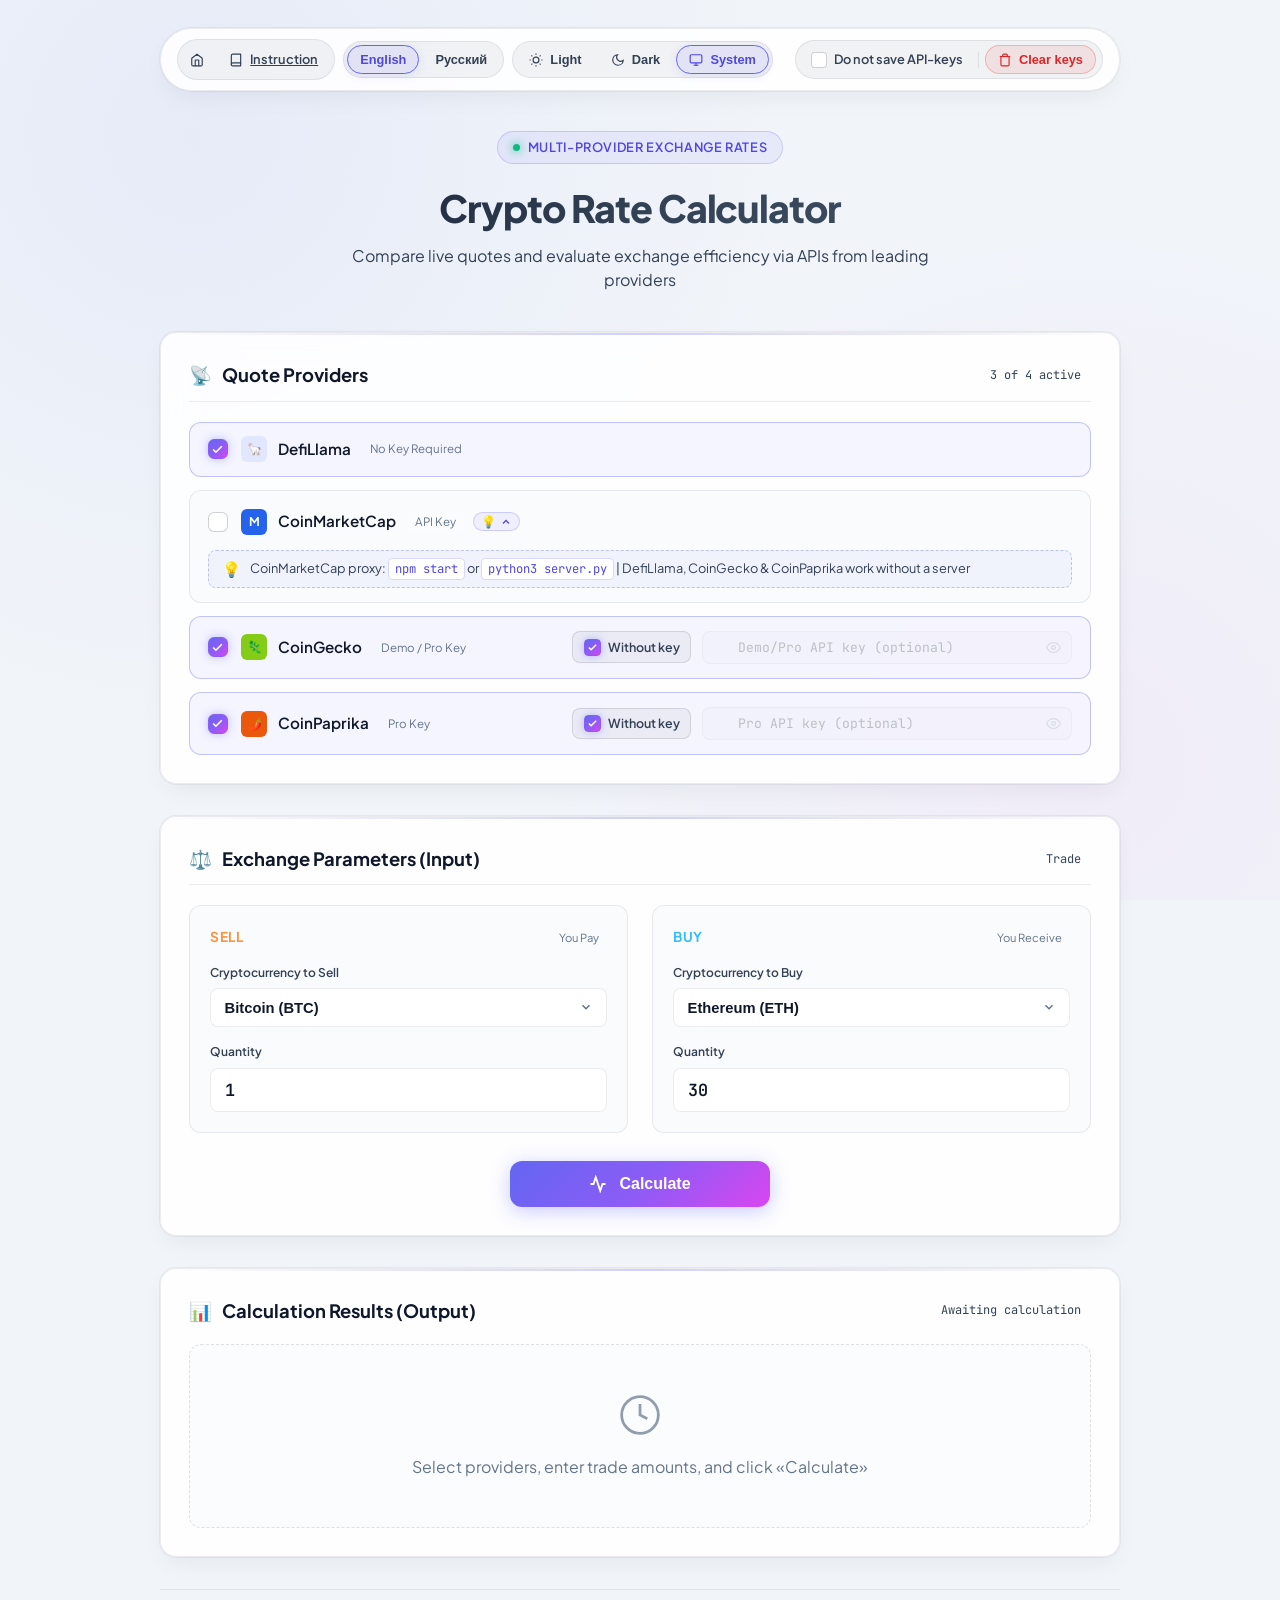
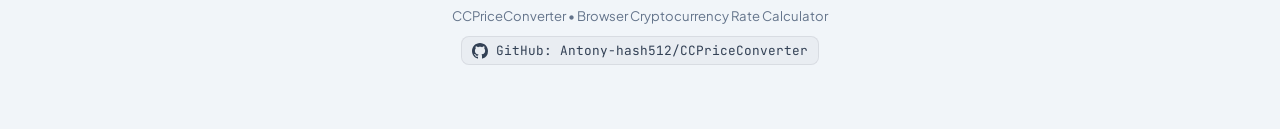
<file: CCPriceConverter/index.html>
<!DOCTYPE html>
<html lang="en" data-theme="dark">
<head>
  <meta charset="UTF-8">
  <meta name="viewport" content="width=device-width, initial-scale=1.0">
  <title data-i18n="pageTitle">Cryptocurrency Rate Calculator | CCPriceConverter</title>
  <meta name="description" content="Browser cryptocurrency rate and volume calculator from DefiLlama, CoinMarketCap, CoinGecko, and CoinPaprika" data-i18n="pageDesc">
  
  <!-- Google Fonts -->
  <link rel="preconnect" href="https://fonts.googleapis.com">
  <link rel="preconnect" href="https://fonts.gstatic.com" crossorigin>
  <link href="https://fonts.googleapis.com/css2?family=JetBrains+Mono:wght@400;500;600;700;800&family=Plus+Jakarta+Sans:wght@400;500;600;700;800&display=swap" rel="stylesheet">
  
  <link rel="stylesheet" href="css/style.css">
</head>
<body>
  <div class="app-container">
    
    <!-- Top Controls Bar: Preferences & Security -->
    <aside class="top-controls-bar" id="top-controls-bar" aria-label="Page preferences and security">
      <div class="top-controls-main">
        <!-- Site Navigation Links -->
        <div class="controls-group" id="nav-links-group" role="navigation" aria-label="Site navigation">
          <a href="../index.html" class="ctrl-btn icon-only-btn" id="btn-nav-home" title="Return to main portfolio" data-i18n-title="navHomeTitle">
            <svg class="ctrl-icon" viewBox="0 0 24 24" fill="none" stroke="currentColor" stroke-width="2" stroke-linecap="round" stroke-linejoin="round">
              <path d="M3 9l9-7 9 7v11a2 2 0 0 1-2 2H5a2 2 0 0 1-2-2z"></path>
              <polyline points="9 22 9 12 15 12 15 22"></polyline>
            </svg>
          </a>
          <a href="instructions.html" class="ctrl-btn" id="btn-nav-instructions" title="User guide and documentation" data-i18n-title="navInstructionsTitle">
            <svg class="ctrl-icon" viewBox="0 0 24 24" fill="none" stroke="currentColor" stroke-width="2" stroke-linecap="round" stroke-linejoin="round">
              <path d="M4 19.5A2.5 2.5 0 0 1 6.5 17H20"></path>
              <path d="M6.5 2H20v20H6.5A2.5 2.5 0 0 1 4 19.5v-15A2.5 2.5 0 0 1 6.5 2z"></path>
            </svg>
            <span data-i18n="navInstructions">Instruction</span>
          </a>
        </div>

        <!-- Language Switcher: Russian / English (Default: English) -->
        <div class="controls-group" id="lang-switch-group" role="group" aria-label="Language selection">
          <button type="button" class="ctrl-btn lang-btn active" data-lang="en" id="btn-lang-en" aria-pressed="true">
            <span>English</span>
          </button>
          <button type="button" class="ctrl-btn lang-btn" data-lang="ru" id="btn-lang-ru" aria-pressed="false">
            <span>Русский</span>
          </button>
        </div>

        <!-- Theme Switcher: Light, Dark, System (Default: System) -->
        <div class="controls-group" id="theme-switch-group" role="group" aria-label="Theme selection">
          <button type="button" class="ctrl-btn theme-btn" data-theme="light" id="btn-theme-light" title="Light theme" aria-pressed="false">
            <svg class="ctrl-icon" viewBox="0 0 24 24" fill="none" stroke="currentColor" stroke-width="2">
              <circle cx="12" cy="12" r="5"></circle>
              <line x1="12" y1="1" x2="12" y2="3"></line>
              <line x1="12" y1="21" x2="12" y2="23"></line>
              <line x1="4.22" y1="4.22" x2="5.64" y2="5.64"></line>
              <line x1="18.36" y1="18.36" x2="19.78" y2="19.78"></line>
              <line x1="1" y1="12" x2="3" y2="12"></line>
              <line x1="21" y1="12" x2="23" y2="12"></line>
              <line x1="4.22" y1="19.78" x2="5.64" y2="18.36"></line>
              <line x1="18.36" y1="5.64" x2="19.78" y2="4.22"></line>
            </svg>
            <span class="theme-label" data-i18n="themeLight">Light</span>
          </button>
          <button type="button" class="ctrl-btn theme-btn" data-theme="dark" id="btn-theme-dark" title="Dark theme" aria-pressed="false">
            <svg class="ctrl-icon" viewBox="0 0 24 24" fill="none" stroke="currentColor" stroke-width="2">
              <path d="M21 12.79A9 9 0 1 1 11.21 3 7 7 0 0 0 21 12.79z"></path>
            </svg>
            <span class="theme-label" data-i18n="themeDark">Dark</span>
          </button>
          <button type="button" class="ctrl-btn theme-btn active" data-theme="system" id="btn-theme-system" title="System theme" aria-pressed="true">
            <svg class="ctrl-icon" viewBox="0 0 24 24" fill="none" stroke="currentColor" stroke-width="2">
              <rect x="2" y="3" width="20" height="14" rx="2" ry="2"></rect>
              <line x1="8" y1="21" x2="16" y2="21"></line>
              <line x1="12" y1="17" x2="12" y2="21"></line>
            </svg>
            <span class="theme-label" data-i18n="themeSystem">System</span>
          </button>
        </div>
      </div>

      <div class="top-controls-extra">
        <!-- API Keys Security Controls -->
        <div class="controls-group storage-controls-group" id="storage-controls-group" role="group" aria-label="API key storage controls">
          <label class="ctrl-checkbox-label" for="checkbox-dont-save-keys" title="Prevent saving API keys to browser localStorage" data-i18n-title="dontSaveKeysTooltip">
            <span class="custom-checkbox mini">
              <input type="checkbox" id="checkbox-dont-save-keys">
              <span class="checkbox-visual">
                <svg viewBox="0 0 24 24" fill="none" stroke="currentColor">
                  <polyline points="20 6 9 17 4 12"></polyline>
                </svg>
              </span>
            </span>
            <span class="ctrl-checkbox-text" data-i18n="dontSaveKeys">Do not save keys</span>
          </label>

          <span class="ctrl-group-divider" aria-hidden="true"></span>

          <button type="button" class="ctrl-btn clear-keys-btn" id="btn-clear-saved-keys" title="Clear saved API keys from localStorage" data-i18n-title="clearKeysTooltip">
            <svg class="ctrl-icon" viewBox="0 0 24 24" fill="none" stroke="currentColor" stroke-width="2">
              <polyline points="3 6 5 6 21 6"></polyline>
              <path d="M19 6v14a2 2 0 0 1-2 2H7a2 2 0 0 1-2-2V6m3 0V4a2 2 0 0 1 2-2h4a2 2 0 0 1 2 2v2"></path>
            </svg>
            <span data-i18n="clearSavedKeys">Clear keys</span>
          </button>
        </div>
      </div>
    </aside>

    <!-- Header -->
    <header class="app-header">
      <div class="brand-badge">
        <span class="pulse-dot"></span>
        <span data-i18n="brandBadge">Multi-Provider Exchange Rates</span>
      </div>
      <h1 class="app-title" data-i18n="appTitle">Crypto Rate Calculator</h1>
      <p class="app-subtitle" data-i18n="appSubtitle">
        Compare live quotes and evaluate exchange efficiency via APIs from leading providers
      </p>
    </header>

    <!-- Section 1: Providers -->
    <section class="card-section" id="section-providers">
      <div class="section-header">
        <h2 class="section-title">
          <span>📡</span>
          <span data-i18n="providersTitle">Quote Providers</span>
        </h2>
        <span class="section-badge" id="providers-count-badge">3 of 4 active</span>
      </div>

      <div class="providers-list" id="providers-list">
        <!-- DefiLlama (Checked by default, no API key) -->
        <div class="provider-row active" id="provider-row-defillama" data-provider-id="defillama">
          <label class="provider-label-wrap" for="checkbox-provider-defillama">
            <span class="custom-checkbox">
              <input type="checkbox" id="checkbox-provider-defillama" data-provider="defillama" checked>
              <span class="checkbox-visual">
                <svg viewBox="0 0 24 24" fill="none" stroke="currentColor">
                  <polyline points="20 6 9 17 4 12"></polyline>
                </svg>
              </span>
            </span>
            <div class="provider-info">
              <span class="provider-icon icon-llama">🦙</span>
              <span class="provider-name">DefiLlama</span>
              <span class="provider-tag" data-i18n="noKeyRequired">No Key Required</span>
            </div>
          </label>
          <div class="api-key-container" id="api-key-box-defillama">
            <!-- DefiLlama does not require a key -->
          </div>
        </div>

        <!-- CoinMarketCap -->
        <!-- CoinMarketCap -->
        <div class="provider-row hint-expanded" id="provider-row-coinmarketcap" data-provider-id="coinmarketcap">
          <div class="provider-row-main">
            <div class="provider-label-group">
              <label class="provider-label-wrap" for="checkbox-provider-coinmarketcap">
                <span class="custom-checkbox">
                  <input type="checkbox" id="checkbox-provider-coinmarketcap" data-provider="coinmarketcap">
                  <span class="checkbox-visual">
                    <svg viewBox="0 0 24 24" fill="none" stroke="currentColor">
                      <polyline points="20 6 9 17 4 12"></polyline>
                    </svg>
                  </span>
                </span>
                <div class="provider-info">
                  <span class="provider-icon icon-cmc">M</span>
                  <span class="provider-name">CoinMarketCap</span>
                  <span class="provider-tag" data-i18n="apiKeyTag">API Key</span>
                </div>
              </label>
              <!-- Кнопка разворачивания/сворачивания справа от надписи "API ключ" -->
              <button type="button" class="cmc-hint-toggle-badge" id="btn-toggle-cmc-hint" aria-expanded="true" title="Collapse hint" data-i18n-title="cmcCollapseTooltip">
                <span class="badge-icon">💡</span>
                <svg class="chevron-icon" viewBox="0 0 24 24" fill="none" stroke="currentColor" stroke-width="2.5">
                  <polyline points="18 15 12 9 6 15"></polyline>
                </svg>
              </button>
            </div>

            <div class="api-key-container" id="api-key-box-coinmarketcap">
              <div class="api-key-wrapper">
                <span class="key-status-indicator is-hidden" id="key-status-coinmarketcap" title="API key is saved in localStorage" data-i18n-title="keySavedDiskTooltip">
                  <span class="disk-emoji">💾</span>
                  <span class="strike-line" aria-hidden="true"></span>
                </span>
                <input 
                  type="password" 
                  id="input-key-coinmarketcap" 
                  class="api-key-input" 
                  placeholder="Enter CMC API key (X-CMC_PRO_API_KEY)" 
                  data-i18n-placeholder="cmcPlaceholder"
                  autocomplete="off"
                  spellcheck="false"
                >
                <button type="button" class="key-toggle-btn" data-target="input-key-coinmarketcap" title="Show/hide key" data-i18n-title="keyToggleTitle">
                  <svg width="15" height="15" viewBox="0 0 24 24" fill="none" stroke="currentColor" stroke-width="2">
                    <path d="M1 12s4-8 11-8 11 8 11 8-4 8-11 8-11-8-11-8z"></path>
                    <circle cx="12" cy="12" r="3"></circle>
                  </svg>
                </button>
              </div>
            </div>
          </div>

          <!-- Блок с текстом подсказки (развёрнут по умолчанию, полностью исчезает при сворачивании) -->
          <div class="provider-hint-bar" id="cmc-proxy-hint-bar">
            <span class="hint-icon">💡</span>
            <span class="hint-text" data-i18n-html="cmcProxyNoticeHtml">Run local proxy for CoinMarketCap: <code>npm start</code> or <code>python3 server.py</code> | See <a href="instructions.html" class="hint-link">Instructions</a></span>
          </div>
        </div>

        <!-- CoinGecko -->
        <div class="provider-row active" id="provider-row-coingecko" data-provider-id="coingecko">
          <label class="provider-label-wrap" for="checkbox-provider-coingecko">
            <span class="custom-checkbox">
              <input type="checkbox" id="checkbox-provider-coingecko" data-provider="coingecko" checked>
              <span class="checkbox-visual">
                <svg viewBox="0 0 24 24" fill="none" stroke="currentColor">
                  <polyline points="20 6 9 17 4 12"></polyline>
                </svg>
              </span>
            </span>
            <div class="provider-info">
              <span class="provider-icon icon-gecko">🦎</span>
              <span class="provider-name">CoinGecko</span>
              <span class="provider-tag" data-i18n="demoProKeyTag">Demo / Pro Key</span>
            </div>
          </label>
          <div class="api-key-container visible" id="api-key-box-coingecko">
            <label class="keyless-option-wrap" for="checkbox-keyless-coingecko" title="Send requests without API key (public free tier)" data-i18n-title="keylessTooltip">
              <span class="custom-checkbox custom-checkbox-sm">
                <input type="checkbox" id="checkbox-keyless-coingecko" data-keyless-provider="coingecko" checked>
                <span class="checkbox-visual">
                  <svg viewBox="0 0 24 24" fill="none" stroke="currentColor">
                    <polyline points="20 6 9 17 4 12"></polyline>
                  </svg>
                </span>
              </span>
              <span class="keyless-text" data-i18n="keylessCheckbox">Without key</span>
            </label>
            <div class="api-key-wrapper keyless-mode" id="api-key-wrapper-coingecko">
              <span class="key-status-indicator is-hidden" id="key-status-coingecko" title="API key is saved in localStorage" data-i18n-title="keySavedDiskTooltip">
                <span class="disk-emoji">💾</span>
                <span class="strike-line" aria-hidden="true"></span>
              </span>
              <input 
                type="password" 
                id="input-key-coingecko" 
                class="api-key-input" 
                placeholder="Demo/Pro API key" 
                data-i18n-placeholder="geckoPlaceholder"
                autocomplete="off"
                spellcheck="false"
                disabled
              >
              <button type="button" class="key-toggle-btn" data-target="input-key-coingecko" title="Show/hide key" data-i18n-title="keyToggleTitle">
                <svg width="15" height="15" viewBox="0 0 24 24" fill="none" stroke="currentColor" stroke-width="2">
                  <path d="M1 12s4-8 11-8 11 8 11 8-4 8-11 8-11-8-11-8z"></path>
                  <circle cx="12" cy="12" r="3"></circle>
                </svg>
              </button>
            </div>
          </div>
        </div>

        <!-- CoinPaprika -->
        <div class="provider-row active" id="provider-row-coinpaprika" data-provider-id="coinpaprika">
          <label class="provider-label-wrap" for="checkbox-provider-coinpaprika">
            <span class="custom-checkbox">
              <input type="checkbox" id="checkbox-provider-coinpaprika" data-provider="coinpaprika" checked>
              <span class="checkbox-visual">
                <svg viewBox="0 0 24 24" fill="none" stroke="currentColor">
                  <polyline points="20 6 9 17 4 12"></polyline>
                </svg>
              </span>
            </span>
            <div class="provider-info">
              <span class="provider-icon icon-paprika">🌶️</span>
              <span class="provider-name">CoinPaprika</span>
              <span class="provider-tag" data-i18n="proKeyTag">Pro Key</span>
            </div>
          </label>
          <div class="api-key-container visible" id="api-key-box-coinpaprika">
            <label class="keyless-option-wrap" for="checkbox-keyless-coinpaprika" title="Send requests without API key (public free tier)" data-i18n-title="keylessTooltip">
              <span class="custom-checkbox custom-checkbox-sm">
                <input type="checkbox" id="checkbox-keyless-coinpaprika" data-keyless-provider="coinpaprika" checked>
                <span class="checkbox-visual">
                  <svg viewBox="0 0 24 24" fill="none" stroke="currentColor">
                    <polyline points="20 6 9 17 4 12"></polyline>
                  </svg>
                </span>
              </span>
              <span class="keyless-text" data-i18n="keylessCheckbox">Without key</span>
            </label>
            <div class="api-key-wrapper keyless-mode" id="api-key-wrapper-coinpaprika">
              <span class="key-status-indicator is-hidden" id="key-status-coinpaprika" title="API key is saved in localStorage" data-i18n-title="keySavedDiskTooltip">
                <span class="disk-emoji">💾</span>
                <span class="strike-line" aria-hidden="true"></span>
              </span>
              <input 
                type="password" 
                id="input-key-coinpaprika" 
                class="api-key-input" 
                placeholder="Pro API key" 
                data-i18n-placeholder="paprikaPlaceholder"
                autocomplete="off"
                spellcheck="false"
                disabled
              >
              <button type="button" class="key-toggle-btn" data-target="input-key-coinpaprika" title="Show/hide key" data-i18n-title="keyToggleTitle">
                <svg width="15" height="15" viewBox="0 0 24 24" fill="none" stroke="currentColor" stroke-width="2">
                  <path d="M1 12s4-8 11-8 11 8 11 8-4 8-11 8-11-8-11-8z"></path>
                  <circle cx="12" cy="12" r="3"></circle>
                </svg>
              </button>
            </div>
          </div>
        </div>
      </div>
    </section>

    <!-- Section 2: Input (Sell & Buy) -->
    <section class="card-section" id="section-input">
      <div class="section-header">
        <h2 class="section-title">
          <span>⚖️</span>
          <span data-i18n="inputTitle">Exchange Parameters (Input)</span>
        </h2>
        <span class="section-badge" data-i18n="inputBadge">Trade</span>
      </div>

      <div class="input-grid">
        <!-- Column 1: Sell -->
        <div class="trade-column sell" id="trade-column-sell">
          <div class="column-header">
            <span class="column-label" data-i18n="sellColumnTitle">Sell</span>
            <span class="column-badge" data-i18n="sellBadge">You Pay</span>
          </div>

          <div class="field-group">
            <label class="field-label" for="select-currency-sell" data-i18n="sellCurrencyLabel">Cryptocurrency to Sell</label>
            <div class="custom-select-wrapper">
              <select id="select-currency-sell" class="custom-select">
                <option value="BTC" selected>Bitcoin (BTC)</option>
                <option value="ETH">Ethereum (ETH)</option>
                <option value="BCH">Bitcoin Cash (BCH)</option>
                <option value="ZEC">Zcash (ZEC)</option>
                <option value="XMR">Monero (XMR)</option>
                <option value="XRP">Ripple (XRP)</option>
              </select>
              <div class="select-arrow">
                <svg width="14" height="14" viewBox="0 0 24 24" fill="none" stroke="currentColor" stroke-width="2.5">
                  <polyline points="6 9 12 15 18 9"></polyline>
                </svg>
              </div>
            </div>
          </div>

          <div class="field-group">
            <label class="field-label" for="input-amount-sell" data-i18n="sellAmountLabel">Quantity</label>
            <div class="number-input-wrapper">
              <input 
                type="number" 
                id="input-amount-sell" 
                class="number-input" 
                step="any" 
                min="0" 
                placeholder="0.00"
                value="1"
              >
            </div>
          </div>
        </div>

        <!-- Column 2: Buy -->
        <div class="trade-column buy" id="trade-column-buy">
          <div class="column-header">
            <span class="column-label" data-i18n="buyColumnTitle">Buy</span>
            <span class="column-badge" data-i18n="buyBadge">You Receive</span>
          </div>

          <div class="field-group">
            <label class="field-label" for="select-currency-buy" data-i18n="buyCurrencyLabel">Cryptocurrency to Buy</label>
            <div class="custom-select-wrapper">
              <select id="select-currency-buy" class="custom-select">
                <option value="BTC">Bitcoin (BTC)</option>
                <option value="ETH" selected>Ethereum (ETH)</option>
                <option value="BCH">Bitcoin Cash (BCH)</option>
                <option value="ZEC">Zcash (ZEC)</option>
                <option value="XMR">Monero (XMR)</option>
                <option value="XRP">Ripple (XRP)</option>
              </select>
              <div class="select-arrow">
                <svg width="14" height="14" viewBox="0 0 24 24" fill="none" stroke="currentColor" stroke-width="2.5">
                  <polyline points="6 9 12 15 18 9"></polyline>
                </svg>
              </div>
            </div>
          </div>

          <div class="field-group">
            <label class="field-label" for="input-amount-buy" data-i18n="buyAmountLabel">Quantity</label>
            <div class="number-input-wrapper">
              <input 
                type="number" 
                id="input-amount-buy" 
                class="number-input" 
                step="any" 
                min="0" 
                placeholder="0.00"
                value="30"
              >
            </div>
          </div>
        </div>
      </div>

      <!-- Action Button "Calculate" with 3-second lockout -->
      <div class="action-button-container">
        <button type="button" id="btn-calculate" class="btn-calculate">
          <svg class="btn-icon" viewBox="0 0 24 24" fill="none" stroke="currentColor" stroke-width="2.5">
            <polyline points="22 12 18 12 15 21 9 3 6 12 2 12"></polyline>
          </svg>
          <span id="btn-calculate-text" data-i18n="btnCalculate">Calculate</span>
          <div class="cooldown-bar" id="btn-cooldown-bar"></div>
        </button>
      </div>
    </section>

    <!-- Section 3: Output (Provider Cards) -->
    <section class="card-section" id="section-output">
      <div class="output-section-header">
        <h2 class="section-title">
          <span>📊</span>
          <span data-i18n="outputTitle">Calculation Results (Output)</span>
        </h2>
        <span class="section-badge" id="output-status-badge" data-i18n="outputIdleBadge">Awaiting calculation</span>
      </div>

      <!-- Cards Container -->
      <div class="output-cards-grid" id="output-cards-container">
        <div class="output-empty-state" id="output-empty-state">
          <svg class="empty-icon" viewBox="0 0 24 24" fill="none" stroke="currentColor" stroke-width="1.5">
            <circle cx="12" cy="12" r="10"></circle>
            <path d="M12 6v6l4 2"></path>
          </svg>
          <p data-i18n="emptyStateText">Select providers, enter trade amounts, and click «Calculate»</p>
        </div>
      </div>
    </section>

    <!-- Footer -->
    <footer class="app-footer">
      <div data-i18n="footerTitle">CCPriceConverter • Browser Cryptocurrency Rate Calculator</div>
      <div class="footer-links">
        <a href="https://github.com/Antony-hash512/CCPriceConverter" target="_blank" rel="noopener noreferrer" class="footer-github-link" title="GitHub Repository">
          <svg class="footer-github-icon" viewBox="0 0 24 24" width="16" height="16" fill="currentColor">
            <path d="M12 0C5.37 0 0 5.37 0 12c0 5.31 3.435 9.795 8.205 11.385.6.105.825-.255.825-.57 0-.285-.015-1.23-.015-2.235-3.015.555-3.795-.735-4.035-1.41-.135-.345-.72-1.41-1.23-1.695-.42-.225-1.02-.78-.015-.795.945-.015 1.62.87 1.845 1.23 1.08 1.815 2.805 1.305 3.495.99.105-.78.42-1.305.765-1.605-2.67-.3-5.46-1.335-5.46-5.925 0-1.305.465-2.385 1.23-3.225-.12-.3-.54-1.53.12-3.18 0 0 1.005-.315 3.3 1.23.96-.27 1.98-.405 3-.405s2.04.135 3 .405c2.295-1.56 3.3-1.23 3.3-1.23.66 1.65.24 2.88.12 3.18.765.84 1.23 1.905 1.23 3.225 0 4.605-2.805 5.625-5.475 5.925.435.375.81 1.095.81 2.22 0 1.605-.015 2.895-.015 3.3 0 .315.225.69.825.57A12.02 12.02 0 0024 12c0-6.63-5.37-12-12-12z"/>
          </svg>
          <span>GitHub: Antony-hash512/CCPriceConverter</span>
        </a>
      </div>
    </footer>

  <!-- Modal: Confirm Keep or Clear Saved Keys -->
  <div class="modal-backdrop" id="modal-clear-keys" aria-hidden="true" role="dialog" aria-modal="true" aria-labelledby="modal-clear-keys-title">
    <div class="modal-card">
      <div class="modal-header">
        <div class="modal-icon-badge">
          <svg viewBox="0 0 24 24" width="22" height="22" fill="none" stroke="currentColor" stroke-width="2">
            <circle cx="12" cy="12" r="10"></circle>
            <line x1="12" y1="8" x2="12" y2="12"></line>
            <line x1="12" y1="16" x2="12.01" y2="16"></line>
          </svg>
        </div>
        <h3 class="modal-title" id="modal-clear-keys-title" data-i18n="modalConfirmTitle">Saved Keys in Storage</h3>
        <button type="button" class="modal-close-btn" id="modal-btn-close" aria-label="Close">
          <svg viewBox="0 0 24 24" width="18" height="18" fill="none" stroke="currentColor" stroke-width="2">
            <line x1="18" y1="6" x2="6" y2="18"></line>
            <line x1="6" y1="6" x2="18" y2="18"></line>
          </svg>
        </button>
      </div>
      <div class="modal-body">
        <p class="modal-text" data-i18n="modalConfirmText">
          API keys are already saved in localStorage. Would you like to clear them now or keep them?
        </p>
      </div>
      <div class="modal-actions">
        <button type="button" class="btn-modal btn-modal-danger" id="modal-btn-clear" data-i18n="modalActionClear">
          Clear
        </button>
        <button type="button" class="btn-modal btn-modal-primary" id="modal-btn-keep" data-i18n="modalActionKeep">
          Keep
        </button>
      </div>
    </div>
  </div>

  <!-- Toast Notification -->
  <div class="toast-notification" id="toast-notification" role="status" aria-live="polite"></div>

  <!-- Scripts: Standalone bundle works on localhost, static servers, and directly via file:// without any backend -->
  <script src="js/app.bundle.js"></script>
</body>
</html>
</file>
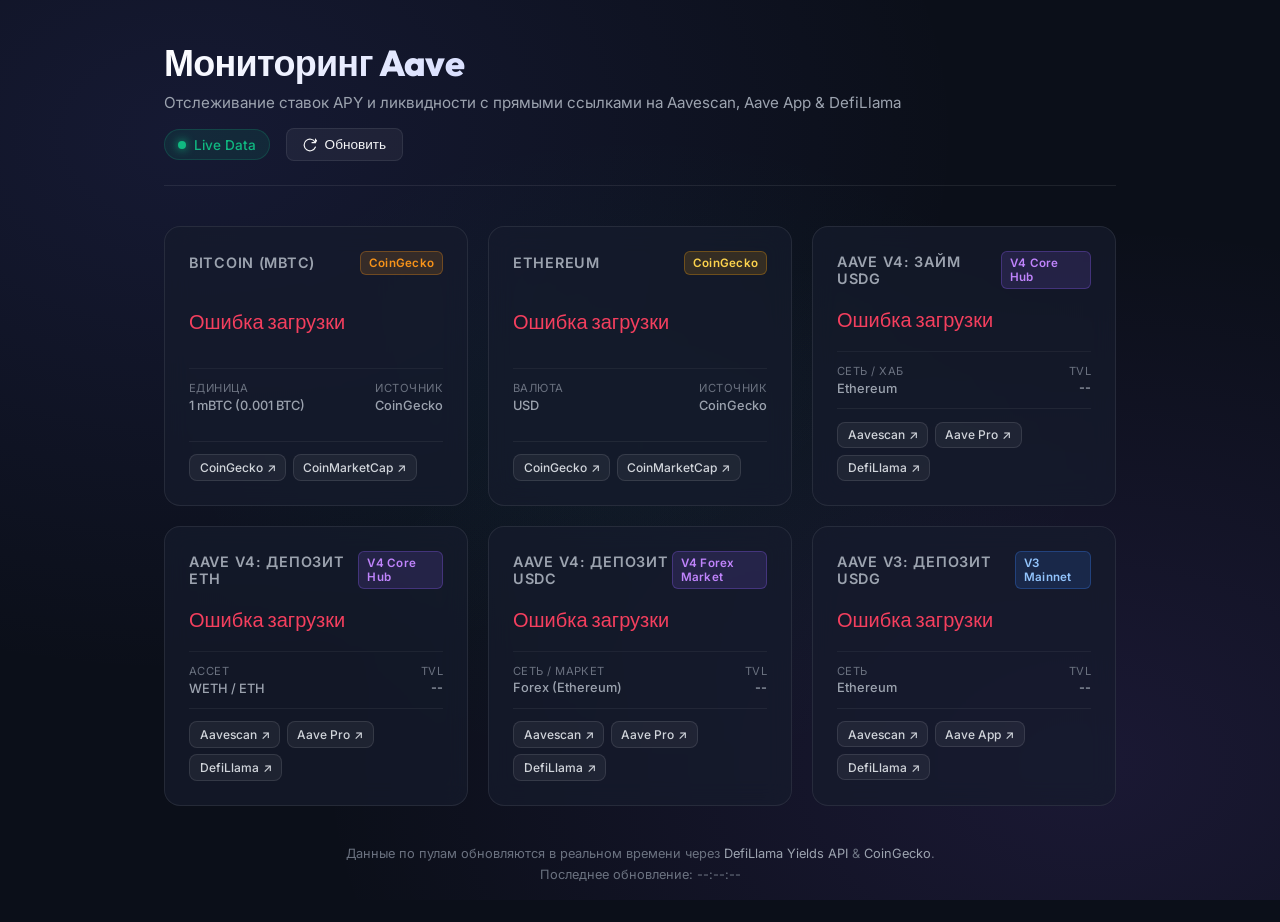
<file: aave_current.html>
<!DOCTYPE html>
<html lang="ru">
<head>
    <meta charset="UTF-8">
    <meta name="viewport" content="width=device-width, initial-scale=1.0">
    <title>Aave V3 & V4 Локальный Мониторинг</title>
    <link rel="preconnect" href="https://fonts.googleapis.com">
    <link rel="preconnect" href="https://fonts.gstatic.com" crossorigin>
    <link href="https://fonts.googleapis.com/css2?family=Inter:wght@400;500;600;700&family=Outfit:wght@500;600;700;800&display=swap" rel="stylesheet">
    <style>
        :root {
            --bg-color: #0b0f19;
            --card-bg: rgba(22, 28, 45, 0.7);
            --card-border: rgba(255, 255, 255, 0.08);
            --card-hover-border: rgba(99, 102, 241, 0.4);
            --text-primary: #f3f4f6;
            --text-secondary: #9ca3af;
            --text-muted: #6b7280;
            --accent-green: #10b981;
            --accent-blue: #3b82f6;
            --accent-purple: #8b5cf6;
            --accent-amber: #f59e0b;
            --accent-rose: #f43f5e;
            --accent-cyan: #06b6d4;
        }

        * {
            box-sizing: border-box;
            margin: 0;
            padding: 0;
        }

        body {
            font-family: 'Inter', system-ui, -apple-system, sans-serif;
            background-color: var(--bg-color);
            background-image: 
                radial-gradient(at 15% 15%, rgba(99, 102, 241, 0.12) 0px, transparent 50%),
                radial-gradient(at 85% 85%, rgba(139, 92, 246, 0.12) 0px, transparent 50%),
                radial-gradient(at 50% 50%, rgba(16, 185, 129, 0.05) 0px, transparent 50%);
            background-attachment: fixed;
            color: var(--text-primary);
            padding: 2.5rem 1.5rem;
            max-width: 1000px;
            margin: 0 auto;
            min-height: 100vh;
        }

        .header {
            display: flex;
            justify-content: space-between;
            align-items: flex-start;
            flex-wrap: wrap;
            gap: 1rem;
            margin-bottom: 2.5rem;
            padding-bottom: 1.5rem;
            border-bottom: 1px solid var(--card-border);
        }

        .header-title h1 {
            font-family: 'Outfit', sans-serif;
            font-size: 2.25rem;
            font-weight: 800;
            background: linear-gradient(135deg, #ffffff 0%, #a5b4fc 100%);
            -webkit-background-clip: text;
            background-clip: text;
            -webkit-text-fill-color: transparent;
            letter-spacing: -0.02em;
            margin-bottom: 0.5rem;
        }

        .header-title p {
            color: var(--text-secondary);
            font-size: 0.95rem;
        }

        .header-actions {
            display: flex;
            align-items: center;
            gap: 1rem;
        }

        .status-badge {
            display: inline-flex;
            align-items: center;
            gap: 0.5rem;
            padding: 0.4rem 0.8rem;
            border-radius: 9999px;
            background: rgba(16, 185, 129, 0.1);
            border: 1px solid rgba(16, 185, 129, 0.2);
            color: var(--accent-green);
            font-size: 0.85rem;
            font-weight: 500;
        }

        .status-dot {
            width: 8px;
            height: 8px;
            border-radius: 50%;
            background-color: var(--accent-green);
            box-shadow: 0 0 10px var(--accent-green);
            animation: pulse 2s infinite;
        }

        @keyframes pulse {
            0% { opacity: 1; transform: scale(1); }
            50% { opacity: 0.4; transform: scale(0.9); }
            100% { opacity: 1; transform: scale(1); }
        }

        .refresh-btn {
            background: rgba(255, 255, 255, 0.05);
            border: 1px solid var(--card-border);
            color: var(--text-primary);
            padding: 0.5rem 1rem;
            border-radius: 8px;
            cursor: pointer;
            font-size: 0.85rem;
            font-weight: 500;
            transition: all 0.2s ease;
            display: inline-flex;
            align-items: center;
            gap: 0.5rem;
        }

        .refresh-btn:hover {
            background: rgba(255, 255, 255, 0.1);
            border-color: rgba(255, 255, 255, 0.2);
        }

        .refresh-btn svg {
            width: 14px;
            height: 14px;
            transition: transform 0.4s ease;
        }

        .refresh-btn.spinning svg {
            animation: spin 1s linear infinite;
        }

        @keyframes spin {
            from { transform: rotate(0deg); }
            to { transform: rotate(360deg); }
        }

        .grid {
            display: grid;
            grid-template-columns: repeat(auto-fit, minmax(290px, 1fr));
            gap: 1.25rem;
        }

        .card {
            background: var(--card-bg);
            backdrop-filter: blur(12px);
            -webkit-backdrop-filter: blur(12px);
            padding: 1.5rem;
            border-radius: 16px;
            border: 1px solid var(--card-border);
            transition: all 0.3s cubic-bezier(0.4, 0, 0.2, 1);
            position: relative;
            overflow: hidden;
            display: flex;
            flex-direction: column;
            justify-content: space-between;
            text-decoration: none;
            color: var(--text-primary);
            cursor: pointer;
        }

        .card::before {
            content: '';
            position: absolute;
            top: 0;
            left: 0;
            right: 0;
            height: 3px;
            background: transparent;
            transition: background 0.3s ease;
        }

        .card:hover {
            transform: translateY(-4px);
            border-color: var(--card-hover-border);
            box-shadow: 0 12px 24px -10px rgba(99, 102, 241, 0.3);
        }

        .card-btc:hover::before { background: linear-gradient(90deg, #f7931a, #f59e0b); }
        .card-eth:hover::before { background: linear-gradient(90deg, #f59e0b, #ec4899); }
        .card-v4-usdg:hover::before { background: linear-gradient(90deg, #f43f5e, #ec4899); }
        .card-v4-eth:hover::before { background: linear-gradient(90deg, #6366f1, #8b5cf6); }
        .card-v4-usdc:hover::before { background: linear-gradient(90deg, #3b82f6, #60a5fa); }
        .card-v3-usdg:hover::before { background: linear-gradient(90deg, #8b5cf6, #d946ef); }

        .card-header {
            display: flex;
            justify-content: space-between;
            align-items: center;
            margin-bottom: 1rem;
        }

        .card-header h3 {
            font-size: 0.9rem;
            font-weight: 600;
            color: var(--text-secondary);
            text-transform: uppercase;
            letter-spacing: 0.05em;
            display: flex;
            align-items: center;
            gap: 0.3rem;
        }

        .card-link-icon {
            opacity: 0.4;
            transition: opacity 0.2s ease, transform 0.2s ease;
            width: 14px;
            height: 14px;
        }

        .card:hover .card-link-icon {
            opacity: 1;
            transform: translate(2px, -2px);
            color: var(--accent-blue);
        }

        .badge {
            font-size: 0.725rem;
            font-weight: 600;
            padding: 0.25rem 0.5rem;
            border-radius: 6px;
            letter-spacing: 0.02em;
        }

        .badge-btc {
            background: rgba(247, 147, 26, 0.15);
            color: #f7931a;
            border: 1px solid rgba(247, 147, 26, 0.3);
        }

        .badge-v4 {
            background: rgba(139, 92, 246, 0.15);
            color: #c084fc;
            border: 1px solid rgba(139, 92, 246, 0.3);
        }

        .badge-v3 {
            background: rgba(59, 130, 246, 0.15);
            color: #93c5fd;
            border: 1px solid rgba(59, 130, 246, 0.3);
        }

        .badge-eth {
            background: rgba(245, 158, 11, 0.15);
            color: #fcd34d;
            border: 1px solid rgba(245, 158, 11, 0.3);
        }

        .value-container {
            margin-top: 0.25rem;
            margin-bottom: 1.25rem;
        }

        .value {
            font-family: 'Outfit', sans-serif;
            font-size: 2.25rem;
            font-weight: 700;
            color: #ffffff;
            line-height: 1.1;
        }

        .value-green { color: var(--accent-green); }
        .value-amber { color: var(--accent-amber); }
        .value-borrow { color: var(--accent-rose); }

        .sub-metrics {
            display: flex;
            justify-content: space-between;
            align-items: center;
            padding-top: 0.75rem;
            border-top: 1px solid rgba(255, 255, 255, 0.05);
            font-size: 0.8rem;
            color: var(--text-muted);
        }

        .card-links {
            display: flex;
            gap: 0.4rem;
            flex-wrap: wrap;
            margin-top: 0.8rem;
            padding-top: 0.75rem;
            border-top: 1px solid rgba(255, 255, 255, 0.06);
        }

        .link-btn {
            font-size: 0.75rem;
            font-weight: 500;
            padding: 0.3rem 0.6rem;
            border-radius: 8px;
            background: rgba(255, 255, 255, 0.05);
            border: 1px solid rgba(255, 255, 255, 0.1);
            color: #d1d5db;
            text-decoration: none;
            transition: all 0.2s ease;
            display: inline-flex;
            align-items: center;
            gap: 0.25rem;
        }

        .link-btn:hover {
            background: rgba(99, 102, 241, 0.2);
            border-color: rgba(99, 102, 241, 0.5);
            color: #ffffff;
            transform: translateY(-1px);
            box-shadow: 0 2px 8px rgba(99, 102, 241, 0.25);
        }

        .metric-item {
            display: flex;
            flex-direction: column;
            gap: 0.15rem;
        }

        .metric-label {
            font-size: 0.7rem;
            text-transform: uppercase;
            letter-spacing: 0.04em;
        }

        .metric-val {
            color: var(--text-secondary);
            font-weight: 500;
        }

        .loading {
            color: var(--accent-amber);
            font-size: 1.25rem;
            font-weight: 500;
        }

        .not-found {
            color: var(--text-muted);
            font-size: 1rem;
            font-weight: 500;
        }

        .footer {
            margin-top: 2.5rem;
            text-align: center;
            color: var(--text-muted);
            font-size: 0.8rem;
        }

        .footer a {
            color: var(--text-secondary);
            text-decoration: none;
        }
        .footer a:hover {
            text-decoration: underline;
        }
    </style>
</head>
<body>

    <div class="header">
        <div class="header-title">
            <h1>Мониторинг Aave</h1>
            <p>Отслеживание ставок APY и ликвидности с прямыми ссылками на Aavescan, Aave App & DefiLlama</p>
        </div>
        <div class="header-actions">
            <div class="status-badge">
                <span class="status-dot"></span>
                <span>Live Data</span>
            </div>
            <button id="refresh-btn" class="refresh-btn" onclick="updateDashboard(true)">
                <svg viewBox="0 0 24 24" fill="none" stroke="currentColor" stroke-width="2" stroke-linecap="round" stroke-linejoin="round"><path d="M21.5 2v6h-6M21.34 15.57a10 10 0 1 1-.57-8.38l5.67-5.67"/></svg>
                <span>Обновить</span>
            </button>
        </div>
    </div>

    <div class="grid">
        <!-- Цена Bitcoin (mBTC) -->
        <div class="card card-btc">
            <div class="card-header">
                <h3>Bitcoin (mBTC)</h3>
                <span class="badge badge-btc">CoinGecko</span>
            </div>
            <div class="value-container">
                <div id="mbtc-price" class="value value-amber loading">Загрузка...</div>
            </div>
            <div class="sub-metrics">
                <div class="metric-item">
                    <span class="metric-label">Единица</span>
                    <span class="metric-val">1 mBTC (0.001 BTC)</span>
                </div>
                <div class="metric-item" style="text-align: right;">
                    <span class="metric-label">Источник</span>
                    <span class="metric-val">CoinGecko</span>
                </div>
            </div>
            <div class="card-links">
                <a href="https://www.coingecko.com/en/coins/bitcoin" target="_blank" rel="noopener noreferrer" class="link-btn">
                    <span>CoinGecko</span> ↗
                </a>
                <a href="https://coinmarketcap.com/currencies/bitcoin/" target="_blank" rel="noopener noreferrer" class="link-btn">
                    <span>CoinMarketCap</span> ↗
                </a>
            </div>
        </div>

        <!-- Цена ETH -->
        <div class="card card-eth">
            <div class="card-header">
                <h3>Ethereum</h3>
                <span class="badge badge-eth">CoinGecko</span>
            </div>
            <div class="value-container">
                <div id="eth-price" class="value value-amber loading">Загрузка...</div>
            </div>
            <div class="sub-metrics">
                <div class="metric-item">
                    <span class="metric-label">Валюта</span>
                    <span class="metric-val">USD</span>
                </div>
                <div class="metric-item" style="text-align: right;">
                    <span class="metric-label">Источник</span>
                    <span class="metric-val">CoinGecko</span>
                </div>
            </div>
            <div class="card-links">
                <a href="https://www.coingecko.com/en/coins/ethereum" target="_blank" rel="noopener noreferrer" class="link-btn">
                    <span>CoinGecko</span> ↗
                </a>
                <a href="https://coinmarketcap.com/currencies/ethereum/" target="_blank" rel="noopener noreferrer" class="link-btn">
                    <span>CoinMarketCap</span> ↗
                </a>
            </div>
        </div>

        <!-- Aave V4: Займ USDG -->
        <div class="card card-v4-usdg">
            <div class="card-header">
                <h3>Aave V4: Займ USDG</h3>
                <span class="badge badge-v4">V4 Core Hub</span>
            </div>
            <div class="value-container">
                <div id="v4-usdg-bor" class="value value-borrow loading">Загрузка...</div>
            </div>
            <div class="sub-metrics">
                <div class="metric-item">
                    <span class="metric-label">Сеть / Хаб</span>
                    <span id="v4-usdg-chain" class="metric-val">Ethereum</span>
                </div>
                <div class="metric-item" style="text-align: right;">
                    <span class="metric-label">TVL</span>
                    <span id="v4-usdg-tvl" class="metric-val">--</span>
                </div>
            </div>
            <div class="card-links">
                <a href="https://aavescan.com/ethereum-v4-core/usdg" target="_blank" rel="noopener noreferrer" class="link-btn">
                    <span>Aavescan</span> ↗
                </a>
                <a href="https://pro.aave.com/explore/reserve/MTo6MHg5NGU3QTVkQ2JFODE2ZTQ5OGI4OWFCNzUyNjYxOTA0RTJGNTZjNDg1OjoxMQ==" target="_blank" rel="noopener noreferrer" class="link-btn">
                    <span>Aave Pro</span> ↗
                </a>
                <a id="link-v4-usdg-defillama" href="https://defillama.com/yields/pool/411707d7-0293-4ad3-982d-72125e1f5de7" target="_blank" rel="noopener noreferrer" class="link-btn">
                    <span>DefiLlama</span> ↗
                </a>
            </div>
        </div>

        <!-- Aave V4: Депозит ETH -->
        <div class="card card-v4-eth">
            <div class="card-header">
                <h3>Aave V4: Депозит ETH</h3>
                <span class="badge badge-v4">V4 Core Hub</span>
            </div>
            <div class="value-container">
                <div id="v4-eth-dep" class="value value-green loading">Загрузка...</div>
            </div>
            <div class="sub-metrics">
                <div class="metric-item">
                    <span class="metric-label">Ассет</span>
                    <span class="metric-val">WETH / ETH</span>
                </div>
                <div class="metric-item" style="text-align: right;">
                    <span class="metric-label">TVL</span>
                    <span id="v4-eth-tvl" class="metric-val">--</span>
                </div>
            </div>
            <div class="card-links">
                <a href="https://aavescan.com/ethereum-v4-core/weth" target="_blank" rel="noopener noreferrer" class="link-btn">
                    <span>Aavescan</span> ↗
                </a>
                <a href="https://pro.aave.com/explore/reserve/MTo6MHg5NGU3QTVkQ2JFODE2ZTQ5OGI4OWFCNzUyNjYxOTA0RTJGNTZjNDg1Ojow" target="_blank" rel="noopener noreferrer" class="link-btn">
                    <span>Aave Pro</span> ↗
                </a>
                <a id="link-v4-eth-defillama" href="https://defillama.com/yields/pool/e25b2934-8c6c-468a-b680-d6cba811b85f" target="_blank" rel="noopener noreferrer" class="link-btn">
                    <span>DefiLlama</span> ↗
                </a>
            </div>
        </div>

        <!-- Aave V4: Депозит USDC -->
        <div class="card card-v4-usdc">
            <div class="card-header">
                <h3>Aave V4: Депозит USDC</h3>
                <span class="badge badge-v4">V4 Forex Market</span>
            </div>
            <div class="value-container">
                <div id="v4-usdc-dep" class="value value-green loading">Загрузка...</div>
            </div>
            <div class="sub-metrics">
                <div class="metric-item">
                    <span class="metric-label">Сеть / Маркет</span>
                    <span id="v4-usdc-chain" class="metric-val">Forex (Ethereum)</span>
                </div>
                <div class="metric-item" style="text-align: right;">
                    <span class="metric-label">TVL</span>
                    <span id="v4-usdc-tvl" class="metric-val">--</span>
                </div>
            </div>
            <div class="card-links">
                <a href="https://aavescan.com/ethereum-v4-forex/usdc" target="_blank" rel="noopener noreferrer" class="link-btn">
                    <span>Aavescan</span> ↗
                </a>
                <a href="https://pro.aave.com/explore/reserve/MTo6MHhEOEI5MzYzNWI4QzZkMGZGOThDYkU5MGI1OTg4RTNGMmQxQ2Q5ZGExOjox" target="_blank" rel="noopener noreferrer" class="link-btn">
                    <span>Aave Pro</span> ↗
                </a>
                <a id="link-v4-usdc-defillama" href="https://defillama.com/yields/pool/38f1474f-bb56-46ff-b2c6-bc07539a1f2b" target="_blank" rel="noopener noreferrer" class="link-btn">
                    <span>DefiLlama</span> ↗
                </a>
            </div>
        </div>

        <!-- Aave V3: Депозит USDG -->
        <div class="card card-v3-usdg">
            <div class="card-header">
                <h3>Aave V3: Депозит USDG</h3>
                <span class="badge badge-v3">V3 Mainnet</span>
            </div>
            <div class="value-container">
                <div id="v3-usdg-dep" class="value value-green loading">Загрузка...</div>
            </div>
            <div class="sub-metrics">
                <div class="metric-item">
                    <span class="metric-label">Сеть</span>
                    <span id="v3-usdg-chain" class="metric-val">Ethereum</span>
                </div>
                <div class="metric-item" style="text-align: right;">
                    <span class="metric-label">TVL</span>
                    <span id="v3-usdg-tvl" class="metric-val">--</span>
                </div>
            </div>
            <div class="card-links">
                <a href="https://aavescan.com/ethereum-v3/usdg" target="_blank" rel="noopener noreferrer" class="link-btn">
                    <span>Aavescan</span> ↗
                </a>
                <a href="https://app.aave.com/reserve-overview/?underlyingAsset=0xe343167631d89b6ffc58b88d6b7fb0228795491d&marketName=proto_mainnet_v3" target="_blank" rel="noopener noreferrer" class="link-btn">
                    <span>Aave App</span> ↗
                </a>
                <a id="link-v3-usdg-defillama" href="https://defillama.com/yields/pool/83fca810-ec67-401d-831a-2d0ae8e596c9" target="_blank" rel="noopener noreferrer" class="link-btn">
                    <span>DefiLlama</span> ↗
                </a>
            </div>
        </div>
    </div>

    <div class="footer">
        <p>Данные по пулам обновляются в реальном времени через <a href="https://defillama.com" target="_blank" rel="noopener">DefiLlama Yields API</a> & <a href="https://coingecko.com" target="_blank" rel="noopener">CoinGecko</a>.</p>
        <p id="last-updated" style="margin-top: 0.4rem;">Последнее обновление: --:--:--</p>
    </div>

    <script>
        function formatUsd(val) {
            if (!val || isNaN(val)) return '--';
            if (val >= 1e6) return `$${(val / 1e6).toFixed(2)}M`;
            if (val >= 1e3) return `$${(val / 1e3).toFixed(1)}K`;
            return `$${Math.round(val).toLocaleString()}`;
        }

        async function updateDashboard(isManual = false) {
            const refreshBtn = document.getElementById('refresh-btn');
            if (refreshBtn && isManual) {
                refreshBtn.classList.add('spinning');
            }

            try {
                // 1. Получаем цены ETH и BTC через CoinGecko API
                try {
                    const cryptoRes = await fetch('https://api.coingecko.com/api/v3/simple/price?ids=ethereum,bitcoin&vs_currencies=usd');
                    const cryptoData = await cryptoRes.json();

                    // Bitcoin (1 mBTC = 0.001 BTC)
                    if (cryptoData && cryptoData.bitcoin && cryptoData.bitcoin.usd) {
                        const mbtcUsd = cryptoData.bitcoin.usd / 1000;
                        document.getElementById('mbtc-price').innerText = `$${mbtcUsd.toFixed(2)}`;
                        document.getElementById('mbtc-price').classList.remove('loading');
                    }

                    // Ethereum
                    if (cryptoData && cryptoData.ethereum && cryptoData.ethereum.usd) {
                        document.getElementById('eth-price').innerText = `$${cryptoData.ethereum.usd.toLocaleString()}`;
                        document.getElementById('eth-price').classList.remove('loading');
                    }
                } catch (e) {
                    console.error("Ошибка при получении цен криптовалют:", e);
                }

                // 2. Получаем данные всех пулов через DefiLlama Yields API
                const yieldsRes = await fetch('https://yields.llama.fi/pools');
                const yieldsData = await yieldsRes.json();
                const pools = yieldsData.data || [];

                // Поиск пулов с приоритизацией сети Ethereum, нужного хаба/маркета и максимального TVL
                const findBestPool = (project, symbol, preferredChain = 'Ethereum', preferredMeta = null) => {
                    const matches = pools.filter(p => 
                        p.project === project && 
                        p.symbol.toUpperCase() === symbol.toUpperCase()
                    );
                    if (!matches.length) return null;
                    
                    if (preferredMeta) {
                        const metas = Array.isArray(preferredMeta) ? preferredMeta : [preferredMeta];
                        const metaMatch = matches.find(p => 
                            p.chain === preferredChain && 
                            p.poolMeta && metas.some(m => p.poolMeta.toLowerCase().includes(m.toLowerCase()))
                        );
                        if (metaMatch) return metaMatch;
                    }

                    const chainMatches = matches.filter(p => p.chain === preferredChain);
                    if (chainMatches.length) {
                        chainMatches.sort((a, b) => (b.tvlUsd || 0) - (a.tvlUsd || 0));
                        return chainMatches[0];
                    }

                    matches.sort((a, b) => (b.tvlUsd || 0) - (a.tvlUsd || 0));
                    return matches[0];
                };

                // Ищем нужные пулы
                const v4Usdg = findBestPool('aave-v4', 'USDG', 'Ethereum', 'Core');
                const v4Eth = findBestPool('aave-v4', 'WETH', 'Ethereum', 'Core') || findBestPool('aave-v4', 'ETH', 'Ethereum', 'Core');
                const v4Usdc = findBestPool('aave-v4', 'USDC', 'Ethereum', ['Forex', 'Prime']);
                const v3Usdg = findBestPool('aave-v3', 'USDG', 'Ethereum');

                // 3. Обновляем UI и ссылки для каждой карточки

                // Aave V4 USDG Borrow (Процент по займу)
                const v4UsdgBorEl = document.getElementById('v4-usdg-bor');
                const v4UsdgBorrowApy = v4Usdg?.apyBaseBorrow ?? v4Usdg?.borrowApy ?? (v4Usdg?.apy ? v4Usdg.apy * 2.27 : null);
                if (v4Usdg && (v4UsdgBorrowApy !== undefined && v4UsdgBorrowApy !== null)) {
                    v4UsdgBorEl.innerText = `${v4UsdgBorrowApy.toFixed(2)}% APY`;
                    v4UsdgBorEl.classList.remove('loading');
                    document.getElementById('v4-usdg-chain').innerText = v4Usdg.chain || 'Ethereum';
                    document.getElementById('v4-usdg-tvl').innerText = formatUsd(v4Usdg.tvlUsd);
                    if (v4Usdg.pool) {
                        document.getElementById('link-v4-usdg-defillama').href = `https://defillama.com/yields/pool/${v4Usdg.pool}`;
                    }
                } else {
                    v4UsdgBorEl.innerHTML = '<span class="not-found">Пул не найден</span>';
                }

                // Aave V4 ETH Deposit
                const v4EthEl = document.getElementById('v4-eth-dep');
                if (v4Eth && (v4Eth.apy !== undefined && v4Eth.apy !== null)) {
                    v4EthEl.innerText = `${v4Eth.apy.toFixed(2)}% APY`;
                    v4EthEl.classList.remove('loading');
                    document.getElementById('v4-eth-tvl').innerText = formatUsd(v4Eth.tvlUsd);
                    if (v4Eth.pool) {
                        document.getElementById('link-v4-eth-defillama').href = `https://defillama.com/yields/pool/${v4Eth.pool}`;
                    }
                } else {
                    v4EthEl.innerHTML = '<span class="not-found">Пул не найден</span>';
                }

                // Aave V4 USDC Deposit
                const v4UsdcEl = document.getElementById('v4-usdc-dep');
                if (v4Usdc && (v4Usdc.apy !== undefined && v4Usdc.apy !== null)) {
                    v4UsdcEl.innerText = `${v4Usdc.apy.toFixed(2)}% APY`;
                    v4UsdcEl.classList.remove('loading');
                    document.getElementById('v4-usdc-chain').innerText = v4Usdc.poolMeta ? `${v4Usdc.poolMeta} (Ethereum)` : (v4Usdc.chain || 'Ethereum');
                    document.getElementById('v4-usdc-tvl').innerText = formatUsd(v4Usdc.tvlUsd);
                    if (v4Usdc.pool) {
                        document.getElementById('link-v4-usdc-defillama').href = `https://defillama.com/yields/pool/${v4Usdc.pool}`;
                    }
                } else {
                    v4UsdcEl.innerHTML = '<span class="not-found">Пул не найден</span>';
                }

                // Aave V3 USDG Deposit
                const v3UsdgEl = document.getElementById('v3-usdg-dep');
                if (v3Usdg && (v3Usdg.apy !== undefined && v3Usdg.apy !== null)) {
                    v3UsdgEl.innerText = `${v3Usdg.apy.toFixed(2)}% APY`;
                    v3UsdgEl.classList.remove('loading');
                    document.getElementById('v3-usdg-chain').innerText = v3Usdg.chain || 'Ethereum';
                    document.getElementById('v3-usdg-tvl').innerText = formatUsd(v3Usdg.tvlUsd);
                    if (v3Usdg.pool) {
                        document.getElementById('link-v3-usdg-defillama').href = `https://defillama.com/yields/pool/${v3Usdg.pool}`;
                    }
                } else {
                    v3UsdgEl.innerHTML = '<span class="not-found">Пул не найден</span>';
                }

                // Обновляем метку времени
                const now = new Date();
                document.getElementById('last-updated').innerText = `Последнее обновление: ${now.toLocaleTimeString()}`;

            } catch (error) {
                console.error("Ошибка при получении данных:", error);
                document.querySelectorAll('.loading').forEach(el => {
                    el.innerText = "Ошибка загрузки";
                    el.style.color = "#f43f5e";
                });
            } finally {
                if (refreshBtn) {
                    setTimeout(() => refreshBtn.classList.remove('spinning'), 500);
                }
            }
        }

        // Запускаем обновление при загрузке страницы
        updateDashboard();
        
        // Автообновление каждые 3 минуты (180000 мс)
        setInterval(updateDashboard, 180000);
    </script>
</body>
</html>
</file>
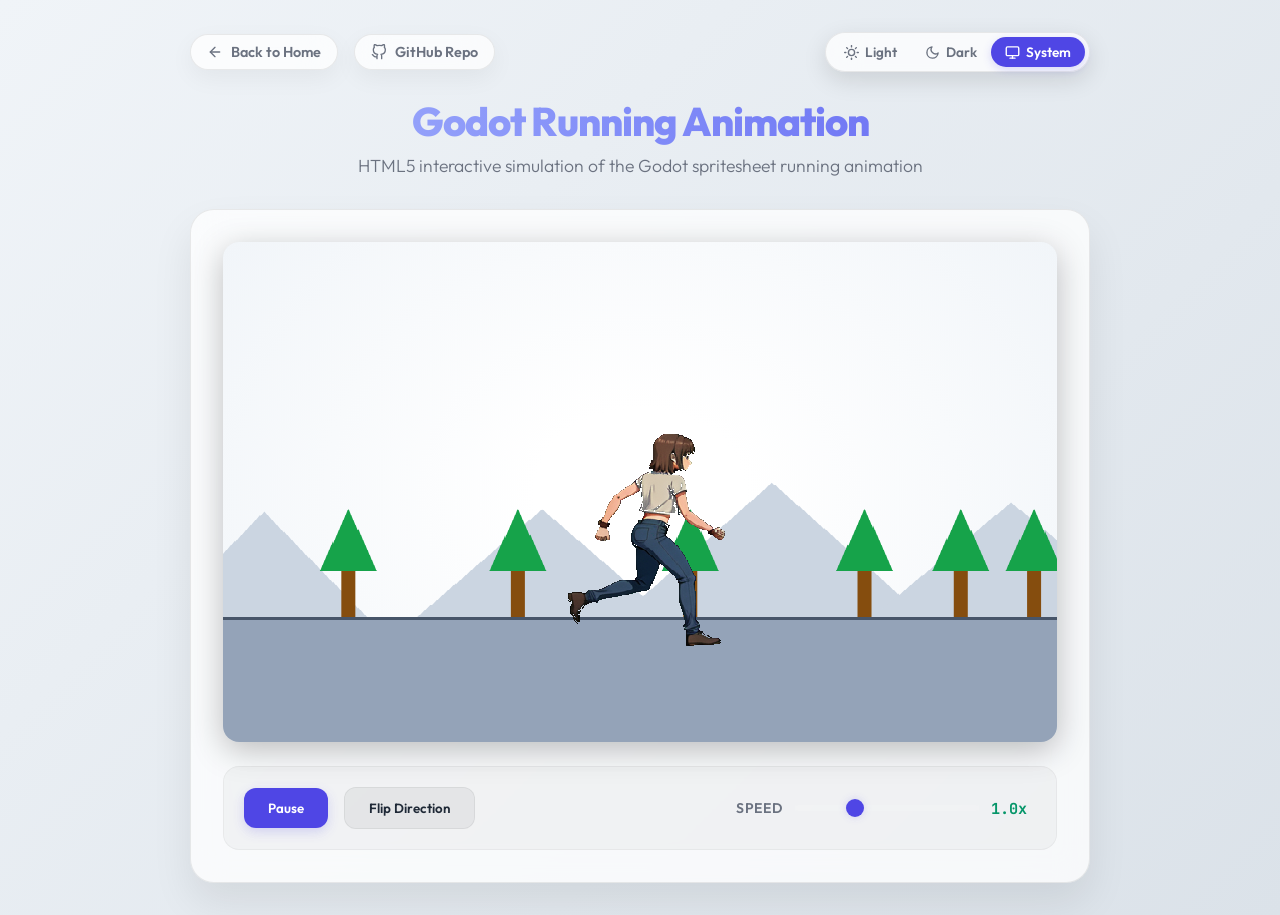
<file: view_animation.html>
<!DOCTYPE html>
<html lang="en">
<head>
  <meta charset="UTF-8">
  <meta name="viewport" content="width=device-width, initial-scale=1.0">
  <title>Godot 4 Running Animation Preview</title>
  <meta name="color-scheme" content="light dark">
  <script>
    (function() {
      const savedTheme = localStorage.getItem('theme') || 'system';
      document.documentElement.setAttribute('data-theme', savedTheme);
    })();
  </script>
  <style>
    @import url('https://fonts.googleapis.com/css2?family=Outfit:wght@300;400;600;800&family=JetBrains+Mono:wght@400;700&display=swap');

    :root, [data-theme="dark"] {
      --bg-gradient: linear-gradient(135deg, #0f1115 0%, #151821 100%);
      --card-bg: rgba(22, 26, 36, 0.7);
      --card-border: rgba(255, 255, 255, 0.06);
      --accent: #4f46e5;
      --accent-glow: rgba(79, 70, 229, 0.4);
      --accent-hover: #6366f1;
      --text-main: #f3f4f6;
      --text-muted: #9ca3af;
      --success: #10b981;

      /* Button Secondary */
      --btn-sec-bg: rgba(255, 255, 255, 0.06);
      --btn-sec-bg-hover: rgba(255, 255, 255, 0.1);
      --btn-sec-border: rgba(255, 255, 255, 0.05);

      /* Card shadow */
      --card-shadow: 0 20px 40px rgba(0, 0, 0, 0.3);

      /* Controls Panel */
      --controls-bg: rgba(10, 12, 18, 0.4);
      --controls-border: rgba(255, 255, 255, 0.03);

      /* Heading Secondary */
      --heading-sec: #a5b4fc;

      /* Canvas specific colors */
      --canvas-bg: #171922;
      --canvas-glow-start: #1c1f2b;
      --canvas-glow-end: #11131a;
      --hill-color: #212530;
      --tree-trunk: #362b23;
      --tree-leaves: #2b3a30;
      --ground-color: #262b38;
      --ground-line: #4f5e7c;

      color-scheme: dark;
    }

    [data-theme="light"] {
      --bg-gradient: linear-gradient(135deg, #f0f4f8 0%, #dbe2e9 100%);
      --card-bg: rgba(255, 255, 255, 0.75);
      --card-border: rgba(0, 0, 0, 0.08);
      --accent: #4f46e5;
      --accent-glow: rgba(79, 70, 229, 0.2);
      --accent-hover: #3b82f6;
      --text-main: #1f2937;
      --text-muted: #6b7280;
      --success: #059669;

      /* Button Secondary */
      --btn-sec-bg: rgba(0, 0, 0, 0.05);
      --btn-sec-bg-hover: rgba(0, 0, 0, 0.08);
      --btn-sec-border: rgba(0, 0, 0, 0.06);

      /* Card shadow */
      --card-shadow: 0 20px 40px rgba(0, 0, 0, 0.08);

      /* Controls Panel */
      --controls-bg: rgba(0, 0, 0, 0.03);
      --controls-border: rgba(0, 0, 0, 0.04);

      /* Heading Secondary */
      --heading-sec: #4f46e5;

      /* Canvas specific colors */
      --canvas-bg: #f8fafc;
      --canvas-glow-start: #ffffff;
      --canvas-glow-end: #f1f5f9;
      --hill-color: #cbd5e1;
      --tree-trunk: #854d0e;
      --tree-leaves: #16a34a;
      --ground-color: #94a3b8;
      --ground-line: #475569;

      color-scheme: light;
    }

    @media (prefers-color-scheme: light) {
      :root:not([data-theme="dark"]):not([data-theme="light"]) {
        --bg-gradient: linear-gradient(135deg, #f0f4f8 0%, #dbe2e9 100%);
        --card-bg: rgba(255, 255, 255, 0.75);
        --card-border: rgba(0, 0, 0, 0.08);
        --accent: #4f46e5;
        --accent-glow: rgba(79, 70, 229, 0.2);
        --accent-hover: #3b82f6;
        --text-main: #1f2937;
        --text-muted: #6b7280;
        --success: #059669;

        /* Button Secondary */
        --btn-sec-bg: rgba(0, 0, 0, 0.05);
        --btn-sec-bg-hover: rgba(0, 0, 0, 0.08);
        --btn-sec-border: rgba(0, 0, 0, 0.06);

        /* Card shadow */
        --card-shadow: 0 20px 40px rgba(0, 0, 0, 0.08);

        /* Controls Panel */
        --controls-bg: rgba(0, 0, 0, 0.03);
        --controls-border: rgba(0, 0, 0, 0.04);

        /* Heading Secondary */
        --heading-sec: #4f46e5;

        /* Canvas specific colors */
        --canvas-bg: #f8fafc;
        --canvas-glow-start: #ffffff;
        --canvas-glow-end: #f1f5f9;
        --hill-color: #cbd5e1;
        --tree-trunk: #854d0e;
        --tree-leaves: #16a34a;
        --ground-color: #94a3b8;
        --ground-line: #475569;

        color-scheme: light;
      }
    }

    * {
      box-sizing: border-box;
      margin: 0;
      padding: 0;
    }

    body {
      background: var(--bg-gradient);
      font-family: 'Outfit', sans-serif;
      color: var(--text-main);
      min-height: 100vh;
      display: flex;
      flex-direction: column;
      align-items: center;
      justify-content: center;
      padding: 2rem;
      overflow-x: hidden;
      transition: background-color 0.3s ease, color 0.3s ease;
    }

    .container {
      width: 100%;
      max-width: 900px;
      display: flex;
      flex-direction: column;
      gap: 2rem;
    }

    header {
      text-align: center;
      animation: fadeInDown 0.8s ease-out;
    }

    h1 {
      font-size: 2.5rem;
      font-weight: 800;
      letter-spacing: -0.025em;
      background: linear-gradient(to right, #a5b4fc, #818cf8, #6366f1);
      -webkit-background-clip: text;
      background-clip: text;
      -webkit-text-fill-color: transparent;
      margin-bottom: 0.5rem;
    }

    p.subtitle {
      font-size: 1.1rem;
      color: var(--text-muted);
      font-weight: 300;
    }

    .main-card {
      background: var(--card-bg);
      backdrop-filter: blur(16px);
      -webkit-backdrop-filter: blur(16px);
      border: 1px solid var(--card-border);
      border-radius: 24px;
      padding: 2rem;
      box-shadow: var(--card-shadow);
      display: flex;
      flex-direction: column;
      align-items: center;
      gap: 1.5rem;
      animation: fadeInUp 0.8s ease-out;
      transition: background-color 0.3s ease, border-color 0.3s ease, box-shadow 0.3s ease;
    }

    .canvas-container {
      position: relative;
      border-radius: 16px;
      overflow: hidden;
      box-shadow: 0 8px 32px rgba(0, 0, 0, 0.25), inset 0 0 0 1px var(--card-border);
      background: var(--canvas-bg);
      width: 100%;
      aspect-ratio: 4 / 3;
      max-height: 500px;
      transition: background-color 0.3s ease, box-shadow 0.3s ease;
    }

    canvas {
      display: block;
      width: 100%;
      height: 100%;
      image-rendering: pixelated;
    }

    .controls-panel {
      width: 100%;
      display: flex;
      flex-wrap: wrap;
      gap: 1.5rem;
      justify-content: space-between;
      align-items: center;
      background: var(--controls-bg);
      padding: 1.25rem;
      border-radius: 16px;
      border: 1px solid var(--controls-border);
      transition: background-color 0.3s ease, border-color 0.3s ease;
    }

    .control-group {
      display: flex;
      align-items: center;
      gap: 1rem;
    }

    .control-label {
      font-size: 0.875rem;
      font-weight: 600;
      color: var(--text-muted);
      text-transform: uppercase;
      letter-spacing: 0.05em;
    }

    .btn {
      background: var(--accent);
      color: white;
      border: none;
      padding: 0.75rem 1.5rem;
      border-radius: 12px;
      font-weight: 600;
      cursor: pointer;
      transition: all 0.2s ease;
      font-family: inherit;
      box-shadow: 0 4px 12px var(--accent-glow);
    }

    .btn:hover {
      background: var(--accent-hover);
      transform: translateY(-2px);
      box-shadow: 0 6px 16px var(--accent-glow);
    }

    .btn:active {
      transform: translateY(0);
    }

    .btn-secondary {
      background: var(--btn-sec-bg);
      color: var(--text-main);
      box-shadow: none;
      border: 1px solid var(--btn-sec-border);
      transition: background-color 0.2s ease, border-color 0.2s ease, color 0.2s ease, transform 0.2s ease;
    }

    .btn-secondary:hover {
      background: var(--btn-sec-bg-hover);
      box-shadow: none;
    }

    .slider-container {
      display: flex;
      align-items: center;
      gap: 0.75rem;
      flex-grow: 1;
      max-width: 300px;
    }

    input[type="range"] {
      -webkit-appearance: none;
      appearance: none;
      width: 100%;
      height: 6px;
      border-radius: 3px;
      background: rgba(255, 255, 255, 0.1);
      outline: none;
    }

    input[type="range"]::-webkit-slider-thumb {
      -webkit-appearance: none;
      appearance: none;
      width: 18px;
      height: 18px;
      border-radius: 50%;
      background: var(--accent);
      cursor: pointer;
      box-shadow: 0 0 8px var(--accent-glow);
      transition: transform 0.1s;
    }

    input[type="range"]::-webkit-slider-thumb:hover {
      transform: scale(1.2);
    }

    .speed-value {
      font-family: 'JetBrains Mono', monospace;
      font-size: 0.95rem;
      color: var(--success);
      font-weight: bold;
      min-width: 45px;
    }

    /* Header Top Navigation & Switcher */
    .header-top {
      display: flex;
      justify-content: space-between;
      align-items: center;
      width: 100%;
      margin-bottom: -0.5rem;
      animation: fadeInDown 0.8s ease-out;
    }

    .nav-links {
      display: flex;
      gap: 1rem;
    }

    .nav-link {
      display: inline-flex;
      align-items: center;
      gap: 8px;
      color: var(--text-muted);
      text-decoration: none;
      font-size: 0.9rem;
      font-weight: 600;
      padding: 8px 16px;
      border-radius: 30px;
      background: var(--card-bg);
      backdrop-filter: blur(16px);
      -webkit-backdrop-filter: blur(16px);
      border: 1px solid var(--card-border);
      box-shadow: 0 8px 24px rgba(0, 0, 0, 0.05);
      transition: all 0.3s ease;
    }

    .nav-link:hover {
      color: var(--text-main);
      border-color: rgba(255, 255, 255, 0.2);
      transform: translateY(-2px);
      box-shadow: 0 12px 28px rgba(0, 0, 0, 0.1);
    }

    .nav-link svg {
      width: 16px;
      height: 16px;
      transition: transform 0.3s ease;
    }

    .nav-link:hover svg {
      transform: scale(1.1);
    }

    .theme-switcher {
      display: inline-flex;
      background: var(--card-bg);
      backdrop-filter: blur(16px);
      -webkit-backdrop-filter: blur(16px);
      border: 1px solid var(--card-border);
      padding: 4px;
      border-radius: 30px;
      position: relative;
      box-shadow: 0 8px 24px rgba(0, 0, 0, 0.12);
      transition: background-color 0.3s ease, border-color 0.3s ease, box-shadow 0.3s ease;
    }

    .theme-btn {
      background: transparent;
      border: none;
      color: var(--text-muted);
      padding: 6px 14px;
      font-family: inherit;
      font-size: 0.85rem;
      font-weight: 600;
      cursor: pointer;
      display: flex;
      align-items: center;
      gap: 6px;
      border-radius: 20px;
      transition: color 0.3s ease;
      z-index: 2;
      position: relative;
      outline: none;
    }

    .theme-btn:hover {
      color: var(--text-main);
    }

    .theme-btn.active {
      color: #ffffff;
    }

    .theme-btn svg {
      width: 15px;
      height: 15px;
      stroke-width: 2.2;
    }

    .theme-indicator {
      position: absolute;
      border-radius: 20px;
      background: var(--accent);
      transition: transform 0.3s cubic-bezier(0.34, 1.56, 0.64, 1), width 0.3s ease, height 0.3s ease;
      z-index: 1;
      box-shadow: 0 3px 10px var(--accent-glow);
    }



    @keyframes fadeInDown {
      from {
        opacity: 0;
        transform: translateY(-20px);
      }
      to {
        opacity: 1;
        transform: translateY(0);
      }
    }

    @keyframes fadeInUp {
      from {
        opacity: 0;
        transform: translateY(20px);
      }
      to {
        opacity: 1;
        transform: translateY(0);
      }
    }

    @media (max-width: 640px) {
      .header-top {
        flex-direction: column;
        gap: 1rem;
        align-items: center;
      }
      .nav-links {
        width: 100%;
        justify-content: center;
      }
      .controls-panel {
        flex-direction: column;
        align-items: stretch;
      }
      .slider-container {
        max-width: none;
      }
    }
  </style>
</head>
<body>

  <div class="container">
    <div class="header-top">
      <nav class="nav-links">
        <a href="index.html" class="nav-link">
          <svg viewBox="0 0 24 24" fill="none" stroke="currentColor" stroke-width="2" stroke-linecap="round" stroke-linejoin="round"><line x1="19" y1="12" x2="5" y2="12"></line><polyline points="12 19 5 12 12 5"></polyline></svg>
          <span>Back to Home</span>
        </a>
        <a href="https://github.com/Antony-hash512/running-animation-test" target="_blank" class="nav-link">
          <svg viewBox="0 0 24 24" fill="none" stroke="currentColor" stroke-width="2" stroke-linecap="round" stroke-linejoin="round"><path d="M9 19c-5 1.5-5-2.5-7-3m14 6v-3.87a3.37 3.37 0 0 0-.94-2.61c3.14-.35 6.44-1.54 6.44-7A5.44 5.44 0 0 0 20 4.77 5.07 5.07 0 0 0 19.91 1S18.73.65 16 2.48a13.38 13.38 0 0 0-7 0C6.27.65 5.09 1 5.09 1A5.07 5.07 0 0 0 5 4.77a5.44 5.44 0 0 0-1.5 3.78c0 5.42 3.3 6.61 6.44 7A3.37 3.37 0 0 0 9 18.13V22"></path></svg>
          <span>GitHub Repo</span>
        </a>
      </nav>
      <div class="theme-switcher">
        <button class="theme-btn" data-theme-value="light" aria-label="Light theme">
          <svg class="icon" viewBox="0 0 24 24" width="16" height="16" stroke="currentColor" stroke-width="2" fill="none" stroke-linecap="round" stroke-linejoin="round"><circle cx="12" cy="12" r="5"></circle><line x1="12" y1="1" x2="12" y2="3"></line><line x1="12" y1="21" x2="12" y2="23"></line><line x1="4.22" y1="4.22" x2="5.64" y2="5.64"></line><line x1="18.36" y1="18.36" x2="19.78" y2="19.78"></line><line x1="1" y1="12" x2="3" y2="12"></line><line x1="21" y1="12" x2="23" y2="12"></line><line x1="4.22" y1="19.78" x2="5.64" y2="18.36"></line><line x1="18.36" y1="5.64" x2="19.78" y2="4.22"></line></svg>
          <span>Light</span>
        </button>
        <button class="theme-btn" data-theme-value="dark" aria-label="Dark theme">
          <svg class="icon" viewBox="0 0 24 24" width="16" height="16" stroke="currentColor" stroke-width="2" fill="none" stroke-linecap="round" stroke-linejoin="round"><path d="M21 12.79A9 9 0 1 1 11.21 3 7 7 0 0 0 21 12.79z"></path></svg>
          <span>Dark</span>
        </button>
        <button class="theme-btn" data-theme-value="system" aria-label="System theme">
          <svg class="icon" viewBox="0 0 24 24" width="16" height="16" stroke="currentColor" stroke-width="2" fill="none" stroke-linecap="round" stroke-linejoin="round"><rect x="2" y="3" width="20" height="14" rx="2" ry="2"></rect><line x1="8" y1="21" x2="16" y2="21"></line><line x1="12" y1="17" x2="12" y2="21"></line></svg>
          <span>System</span>
        </button>
        <div class="theme-indicator"></div>
      </div>
    </div>
    <header>
      <h1>Godot Running Animation</h1>
      <p class="subtitle">HTML5 interactive simulation of the Godot spritesheet running animation</p>
    </header>

    <div class="main-card">
      <div class="canvas-container">
        <canvas id="animCanvas"></canvas>
      </div>

      <div class="controls-panel">
        <div class="control-group">
          <button id="playPauseBtn" class="btn">Pause</button>
          <button id="flipBtn" class="btn btn-secondary">Flip Direction</button>
        </div>

        <div class="control-group slider-container">
          <span class="control-label">Speed</span>
          <input type="range" id="speedSlider" min="0.1" max="3" step="0.1" value="1">
          <span id="speedVal" class="speed-value">1.0x</span>
        </div>
      </div>
    </div>


  </div>

  <script>
    const canvas = document.getElementById('animCanvas');
    const ctx = canvas.getContext('2d');
    
    // Set internal resolution
    canvas.width = 800;
    canvas.height = 600;

    const img = new Image();
    img.src = 'assets/images/spritesheet.png';

    // Themeable colors for the canvas simulation
    const themeColors = {
      canvasBg: '#171922',
      canvasGlowStart: '#1c1f2b',
      canvasGlowEnd: '#11131a',
      hillColor: '#212530',
      treeTrunk: '#362b23',
      treeLeaves: '#2b3a30',
      groundColor: '#262b38',
      groundLine: '#4f5e7c'
    };

    // State variables
    let isPlaying = true;
    let flipH = false;
    let speedScale = 1.0;
    let currentFrame = 0;
    let frameTimer = 0;
    const baseFrameDuration = 100; // ms per frame

    // Parallax background elements
    const baseScrollSpeed = 200; // px per second
    const hills = [];
    const trees = [];

    // Initialize parallax objects
    function initParallax() {
      // 5 Hills
      for (let i = 0; i < 5; i++) {
        hills.push({
          x: i * 220 + Math.random() * 50,
          w: 180 + Math.random() * 120,
          h: 100 + Math.random() * 100,
          speedFactor: 0.3,
          color: themeColors.hillColor
        });
      }
      // 6 Trees
      for (let i = 0; i < 7; i++) {
        trees.push({
          x: i * 160 + Math.random() * 40,
          trunkW: 14,
          trunkH: 55,
          leavesW: 55,
          leavesH: 75,
          speedFactor: 0.8,
          trunkColor: themeColors.treeTrunk,
          leavesColor: themeColors.treeLeaves
        });
      }
    }

    initParallax();

    let lastTime = 0;
    function loop(timestamp) {
      if (!lastTime) lastTime = timestamp;
      const dt = (timestamp - lastTime) / 1000;
      lastTime = timestamp;

      update(dt);
      draw();

      requestAnimationFrame(loop);
    }

    function update(dt) {
      if (!isPlaying) return;

      // Update frame animation
      frameTimer += dt * 1000 * speedScale;
      if (frameTimer >= baseFrameDuration) {
        frameTimer %= baseFrameDuration;
        currentFrame = (currentFrame + 1) % 8;
      }

      // Parallax scroll direction based on flipH
      const scrollDirection = flipH ? -1 : 1;
      const scrollAmount = baseScrollSpeed * speedScale * scrollDirection * dt;

      // Scroll Hills
      hills.forEach(hill => {
        hill.x -= scrollAmount * hill.speedFactor;
        if (scrollDirection >= 0) {
          if (hill.x < -hill.w) hill.x = 800 + Math.random() * 50;
        } else {
          if (hill.x > 800) hill.x = -hill.w - Math.random() * 50;
        }
      });

      // Scroll Trees
      trees.forEach(tree => {
        tree.x -= scrollAmount * tree.speedFactor;
        if (scrollDirection >= 0) {
          if (tree.x < -tree.leavesW) tree.x = 800 + Math.random() * 40;
        } else {
          if (tree.x > 800) tree.x = -tree.leavesW - Math.random() * 40;
        }
      });
    }

    function draw() {
      // Clear canvas
      ctx.fillStyle = themeColors.canvasBg;
      ctx.fillRect(0, 0, 800, 600);

      // Draw Sky Glow
      const glow = ctx.createRadialGradient(400, 300, 100, 400, 300, 500);
      glow.addColorStop(0, themeColors.canvasGlowStart);
      glow.addColorStop(1, themeColors.canvasGlowEnd);
      ctx.fillStyle = glow;
      ctx.fillRect(0, 0, 800, 450);

      // Draw Hills
      hills.forEach(hill => {
        ctx.fillStyle = hill.color;
        ctx.beginPath();
        ctx.moveTo(hill.x, 450);
        ctx.lineTo(hill.x + hill.w / 2, 450 - hill.h);
        ctx.lineTo(hill.x + hill.w, 450);
        ctx.closePath();
        ctx.fill();
      });

      // Draw Trees
      trees.forEach(tree => {
        // Trunk
        ctx.fillStyle = tree.trunkColor;
        ctx.fillRect(tree.x - tree.trunkW / 2, 450 - tree.trunkH, tree.trunkW, tree.trunkH);

        // Leaves
        ctx.fillStyle = tree.leavesColor;
        ctx.beginPath();
        ctx.moveTo(tree.x - tree.leavesW / 2, 450 - tree.trunkH);
        ctx.lineTo(tree.x, 450 - tree.trunkH - tree.leavesH);
        ctx.lineTo(tree.x + tree.leavesW / 2, 450 - tree.trunkH);
        ctx.closePath();
        ctx.fill();
      });

      // Draw Ground
      ctx.fillStyle = themeColors.groundColor;
      ctx.fillRect(0, 450, 800, 150);

      // Ground Line
      ctx.fillStyle = themeColors.groundLine;
      ctx.fillRect(0, 450, 800, 4);

      // Draw Character
      if (img.complete) {
        const frameW = img.width / 4;
        const frameH = img.height / 2;
        const col = currentFrame % 4;
        const row = Math.floor(currentFrame / 4);

        ctx.save();
        
        // Character position
        const charX = 400;
        const charY = 360;

        if (flipH) {
          ctx.translate(charX, charY);
          ctx.scale(-1, 1);
          ctx.drawImage(
            img,
            col * frameW, row * frameH, frameW, frameH,
            -frameW / 2, -frameH / 2, frameW, frameH
          );
        } else {
          ctx.drawImage(
            img,
            col * frameW, row * frameH, frameW, frameH,
            charX - frameW / 2, charY - frameH / 2, frameW, frameH
          );
        }
        
        ctx.restore();
      } else {
        // Fallback text if image not loaded
        ctx.fillStyle = themeColors.groundLine;
        ctx.font = '16px Outfit';
        ctx.fillText('Loading spritesheet...', 350, 360);
      }
    }

    // Control wiring
    const playPauseBtn = document.getElementById('playPauseBtn');
    const flipBtn = document.getElementById('flipBtn');
    const speedSlider = document.getElementById('speedSlider');
    const speedVal = document.getElementById('speedVal');

    playPauseBtn.addEventListener('click', () => {
      isPlaying = !isPlaying;
      playPauseBtn.textContent = isPlaying ? 'Pause' : 'Play';
      playPauseBtn.classList.toggle('btn-secondary', !isPlaying);
    });

    flipBtn.addEventListener('click', () => {
      flipH = !flipH;
    });

    speedSlider.addEventListener('input', (e) => {
      speedScale = parseFloat(e.target.value);
      speedVal.textContent = speedScale.toFixed(1) + 'x';
    });

    // Theme Switcher Wiring
    const switcher = document.querySelector('.theme-switcher');
    const indicator = document.querySelector('.theme-indicator');
    const buttons = document.querySelectorAll('.theme-btn');

    function updateCanvasColors() {
      const computedStyle = getComputedStyle(document.documentElement);
      themeColors.canvasBg = computedStyle.getPropertyValue('--canvas-bg').trim();
      themeColors.canvasGlowStart = computedStyle.getPropertyValue('--canvas-glow-start').trim();
      themeColors.canvasGlowEnd = computedStyle.getPropertyValue('--canvas-glow-end').trim();
      themeColors.hillColor = computedStyle.getPropertyValue('--hill-color').trim();
      themeColors.treeTrunk = computedStyle.getPropertyValue('--tree-trunk').trim();
      themeColors.treeLeaves = computedStyle.getPropertyValue('--tree-leaves').trim();
      themeColors.groundColor = computedStyle.getPropertyValue('--ground-color').trim();
      themeColors.groundLine = computedStyle.getPropertyValue('--ground-line').trim();

      // Update color properties of live objects
      hills.forEach(hill => {
        hill.color = themeColors.hillColor;
      });
      trees.forEach(tree => {
        tree.trunkColor = themeColors.treeTrunk;
        tree.leavesColor = themeColors.treeLeaves;
      });
    }

    function updateIndicator(activeBtn) {
      if (!activeBtn || !indicator || !switcher) return;
      indicator.style.left = '0px';
      indicator.style.top = '0px';
      indicator.style.transform = `translate(${activeBtn.offsetLeft}px, ${activeBtn.offsetTop}px)`;
      indicator.style.width = `${activeBtn.offsetWidth}px`;
      indicator.style.height = `${activeBtn.offsetHeight}px`;
    }

    let currentTheme = localStorage.getItem('theme') || 'system';

    function setTheme(theme) {
      currentTheme = theme;
      localStorage.setItem('theme', theme);
      document.documentElement.setAttribute('data-theme', theme);
      
      buttons.forEach(btn => {
        const isActive = btn.getAttribute('data-theme-value') === theme;
        btn.classList.toggle('active', isActive);
        if (isActive) {
          updateIndicator(btn);
        }
      });

      // Allow CSS variables to update before reading computed style
      requestAnimationFrame(() => {
        updateCanvasColors();
      });
    }

    // Attach click listeners to theme switcher buttons
    buttons.forEach(btn => {
      btn.addEventListener('click', () => {
        setTheme(btn.getAttribute('data-theme-value'));
      });
    });

    // Handle OS preference changes dynamically when set to system theme
    const mediaQuery = window.matchMedia('(prefers-color-scheme: light)');
    mediaQuery.addEventListener('change', () => {
      if (currentTheme === 'system') {
        requestAnimationFrame(() => {
          updateCanvasColors();
        });
      }
    });

    // Handle window resize to keep the indicator aligned
    window.addEventListener('resize', () => {
      const activeBtn = document.querySelector('.theme-btn.active');
      if (activeBtn) {
        updateIndicator(activeBtn);
      }
    });

    // Start loop
    img.onload = () => {
      requestAnimationFrame(loop);
    };
    // If cached
    if (img.complete) {
      requestAnimationFrame(loop);
    }

    // Initialize theme position and canvas colors after initial render
    setTheme(currentTheme);
    requestAnimationFrame(() => {
      const activeBtn = document.querySelector('.theme-btn.active');
      if (activeBtn) updateIndicator(activeBtn);
    });
  </script>
</body>
</html>
</file>
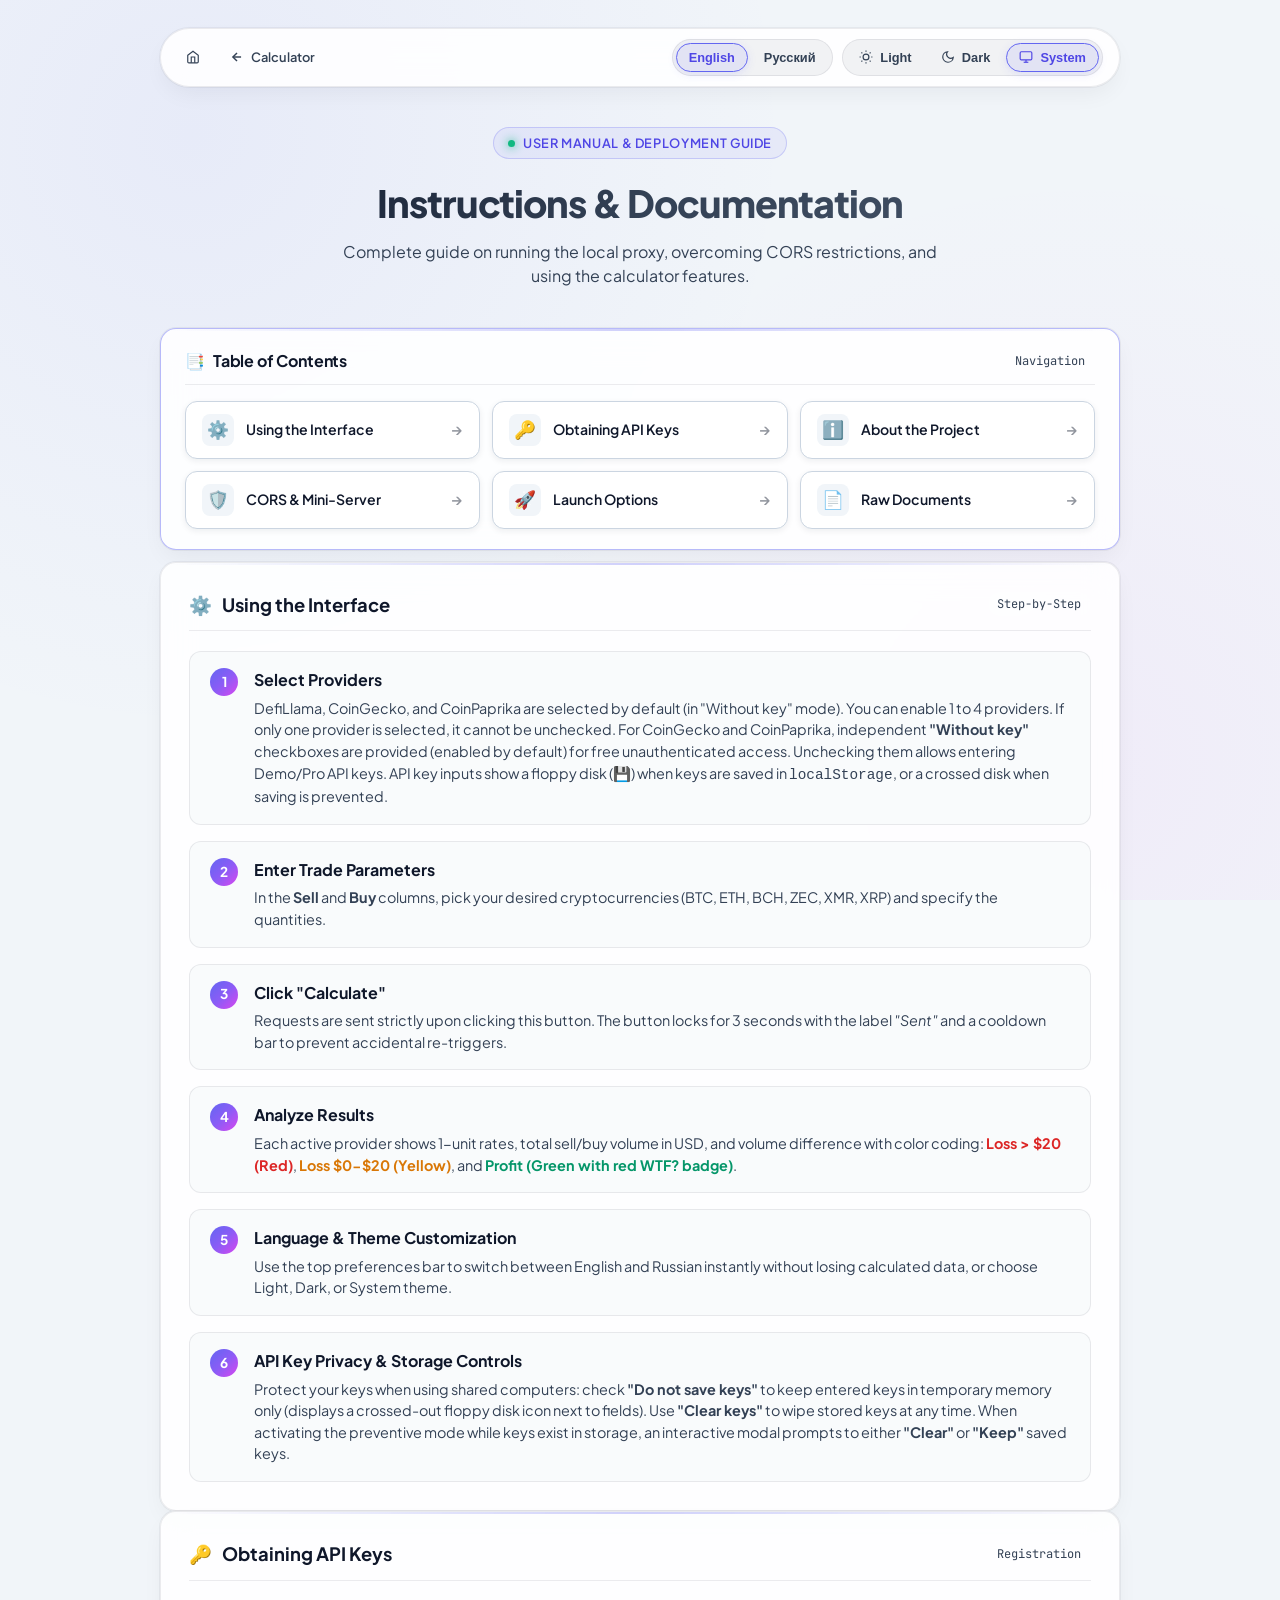
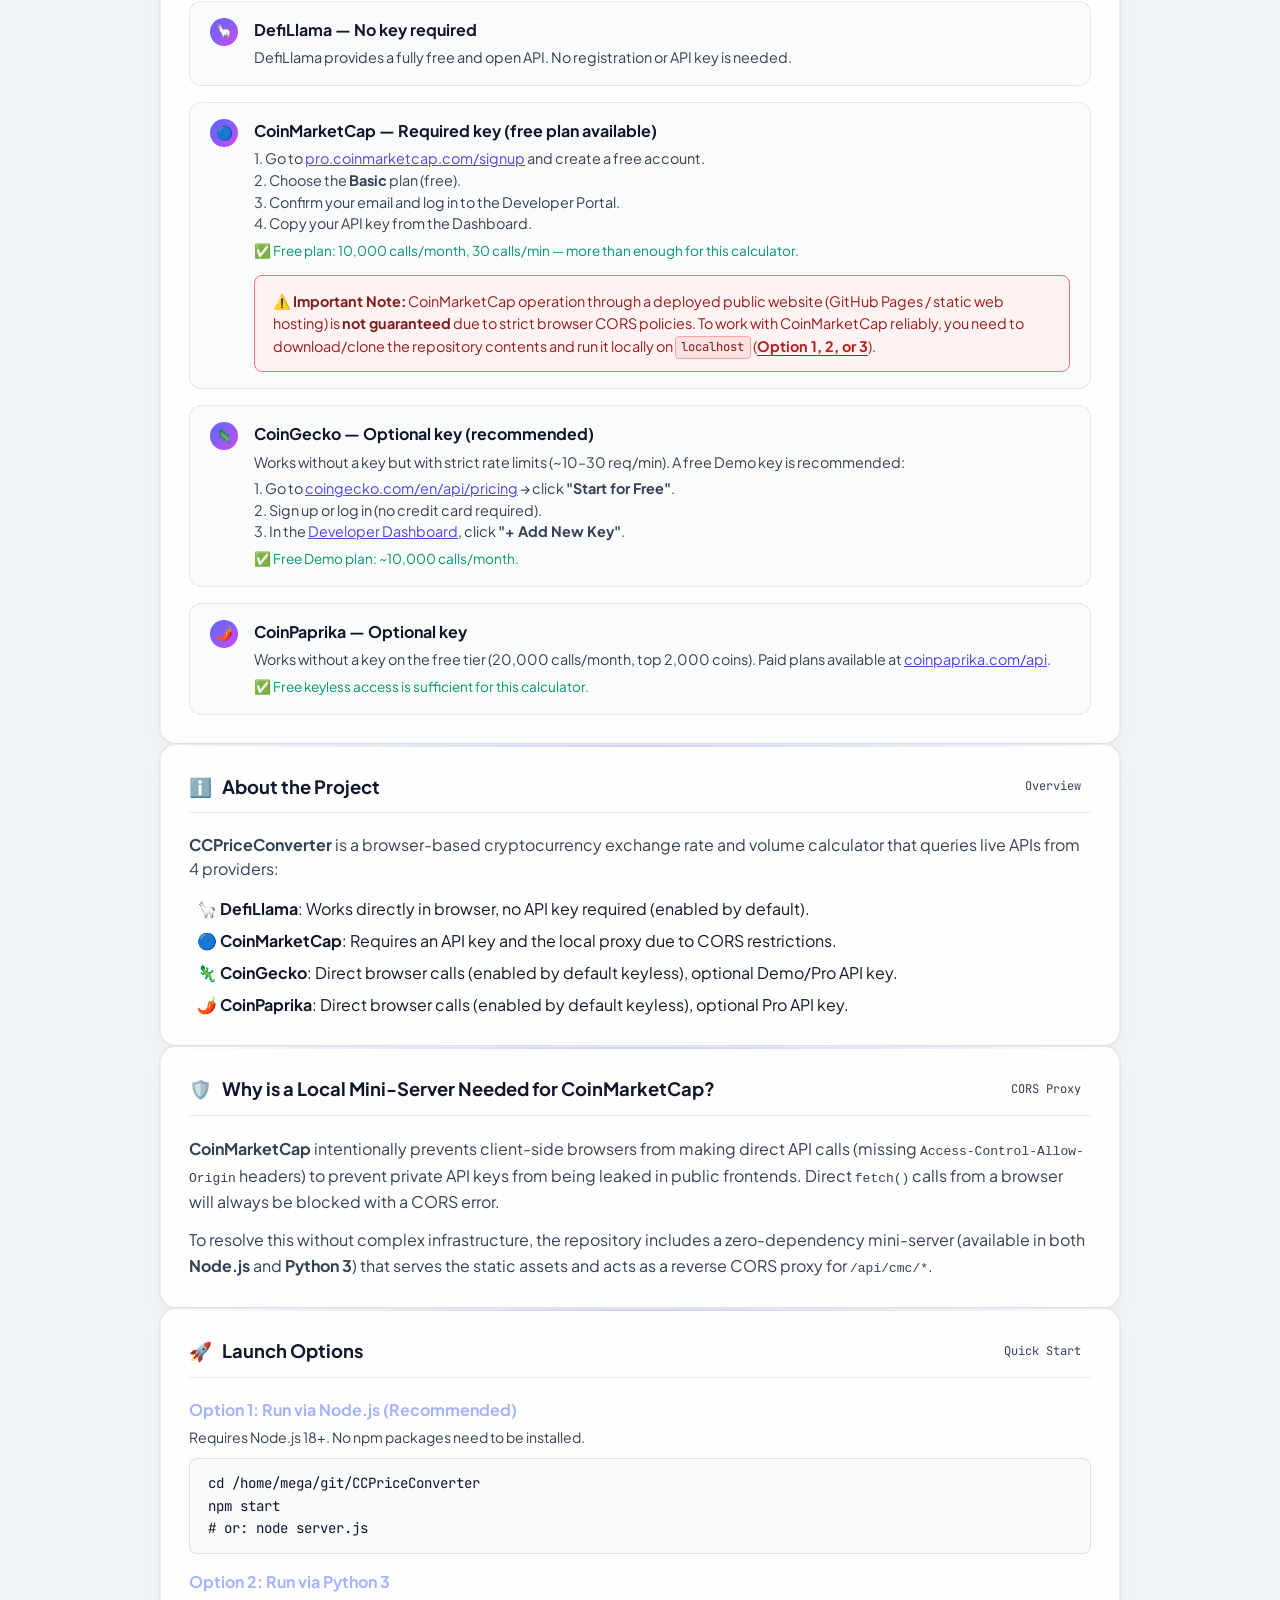
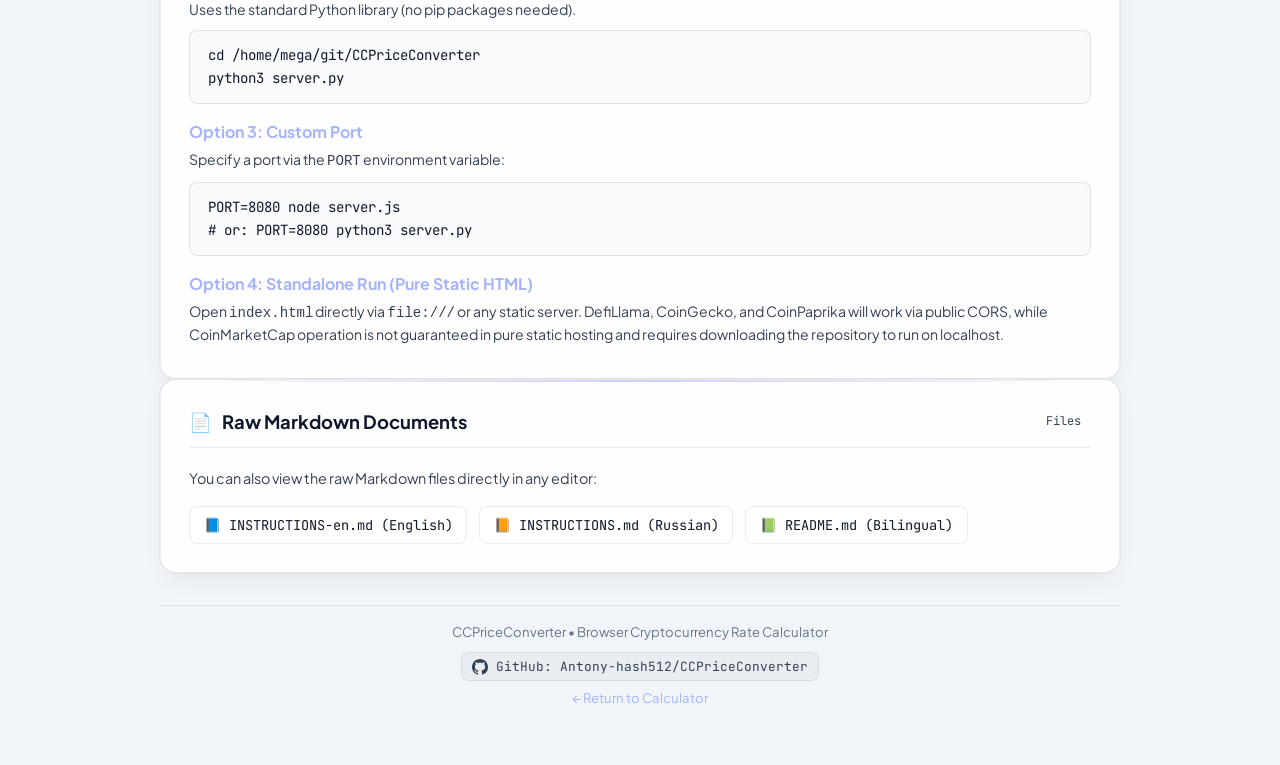
<file: CCPriceConverter/instructions.html>
<!DOCTYPE html>
<html lang="en" data-theme="dark">
<head>
  <meta charset="UTF-8">
  <meta name="viewport" content="width=device-width, initial-scale=1.0">
  <title>User Guide & Documentation | CCPriceConverter</title>
  <meta name="description" content="Detailed guide on running, configuring, and using the CCPriceConverter cryptocurrency calculator">
  
  <!-- Google Fonts -->
  <link rel="preconnect" href="https://fonts.googleapis.com">
  <link rel="preconnect" href="https://fonts.gstatic.com" crossorigin>
  <link href="https://fonts.googleapis.com/css2?family=JetBrains+Mono:wght@400;500;600;700;800&family=Plus+Jakarta+Sans:wght@400;500;600;700;800&display=swap" rel="stylesheet">
  
  <link rel="stylesheet" href="css/style.css">
</head>
<body>
  <div class="app-container">
    
    <!-- Top Controls Bar -->
    <aside class="top-controls-bar" id="top-controls-bar" aria-label="Page navigation and preferences">
      <div style="display: flex; gap: 0.5rem; align-items: center; flex-wrap: wrap;">
        <!-- Back to Main Portfolio -->
        <a href="../index.html" class="ctrl-btn icon-only-btn" style="text-decoration: none;" title="Return to main portfolio">
          <svg class="ctrl-icon" viewBox="0 0 24 24" fill="none" stroke="currentColor" stroke-width="2">
            <path d="M3 9l9-7 9 7v11a2 2 0 0 1-2 2H5a2 2 0 0 1-2-2z"></path>
            <polyline points="9 22 9 12 15 12 15 22"></polyline>
          </svg>
        </a>

        <!-- Back to Calculator -->
        <a href="index.html" class="ctrl-btn" style="text-decoration: none;" title="Return to calculator">
          <svg class="ctrl-icon" viewBox="0 0 24 24" fill="none" stroke="currentColor" stroke-width="2.5">
            <line x1="19" y1="12" x2="5" y2="12"></line>
            <polyline points="12 19 5 12 12 5"></polyline>
          </svg>
          <span class="lang-content" data-content-lang="en">Calculator</span>
          <span class="lang-content" data-content-lang="ru" style="display: none;">Калькулятор</span>
        </a>
      </div>

      <!-- Right Controls: Language & Theme -->
      <div style="display: flex; gap: 0.6rem; align-items: center; flex-wrap: wrap;">
        <!-- Language Switcher: No flags -->
        <div class="controls-group" id="lang-switch-group" role="group" aria-label="Language selection">
          <button type="button" class="ctrl-btn lang-btn active" data-lang="en" id="btn-lang-en" aria-pressed="true">
            <span>English</span>
          </button>
          <button type="button" class="ctrl-btn lang-btn" data-lang="ru" id="btn-lang-ru" aria-pressed="false">
            <span>Русский</span>
          </button>
        </div>

        <!-- Theme Switcher: Light, Dark, System (Default: System) -->
        <div class="controls-group" id="theme-switch-group" role="group" aria-label="Theme selection">
          <button type="button" class="ctrl-btn theme-btn" data-theme="light" id="btn-theme-light" title="Light theme" aria-pressed="false">
            <svg class="ctrl-icon" viewBox="0 0 24 24" fill="none" stroke="currentColor" stroke-width="2">
              <circle cx="12" cy="12" r="5"></circle>
              <line x1="12" y1="1" x2="12" y2="3"></line>
              <line x1="12" y1="21" x2="12" y2="23"></line>
              <line x1="4.22" y1="4.22" x2="5.64" y2="5.64"></line>
              <line x1="18.36" y1="18.36" x2="19.78" y2="19.78"></line>
              <line x1="1" y1="12" x2="3" y2="12"></line>
              <line x1="21" y1="12" x2="23" y2="12"></line>
              <line x1="4.22" y1="19.78" x2="5.64" y2="18.36"></line>
              <line x1="18.36" y1="5.64" x2="19.78" y2="4.22"></line>
            </svg>
            <span class="theme-label">Light</span>
          </button>
          <button type="button" class="ctrl-btn theme-btn" data-theme="dark" id="btn-theme-dark" title="Dark theme" aria-pressed="false">
            <svg class="ctrl-icon" viewBox="0 0 24 24" fill="none" stroke="currentColor" stroke-width="2">
              <path d="M21 12.79A9 9 0 1 1 11.21 3 7 7 0 0 0 21 12.79z"></path>
            </svg>
            <span class="theme-label">Dark</span>
          </button>
          <button type="button" class="ctrl-btn theme-btn active" data-theme="system" id="btn-theme-system" title="System theme" aria-pressed="true">
            <svg class="ctrl-icon" viewBox="0 0 24 24" fill="none" stroke="currentColor" stroke-width="2">
              <rect x="2" y="3" width="20" height="14" rx="2" ry="2"></rect>
              <line x1="8" y1="21" x2="16" y2="21"></line>
              <line x1="12" y1="17" x2="12" y2="21"></line>
            </svg>
            <span class="theme-label">System</span>
          </button>
        </div>
      </div>
    </aside>

    <!-- Header -->
    <header class="app-header">
      <div class="brand-badge">
        <span class="pulse-dot"></span>
        <span class="lang-content" data-content-lang="en">User Manual & Deployment Guide</span>
        <span class="lang-content" data-content-lang="ru" style="display: none;">Руководство пользователя и запуск</span>
      </div>
      <h1 class="app-title">
        <span class="lang-content" data-content-lang="en">Instructions & Documentation</span>
        <span class="lang-content" data-content-lang="ru" style="display: none;">Инструкция и документация</span>
      </h1>
      <p class="app-subtitle">
        <span class="lang-content" data-content-lang="en">
          Complete guide on running the local proxy, overcoming CORS restrictions, and using the calculator features.
        </span>
        <span class="lang-content" data-content-lang="ru" style="display: none;">
          Полное руководство по запуску локального прокси, обходу ограничений CORS и работе со всеми функциями калькулятора.
        </span>
      </p>
    </header>

    <!-- ====================================================================
         ENGLISH CONTENT BLOCK
         ==================================================================== -->
    <div class="lang-content" data-content-lang="en">
      
      <!-- Table of Contents -->
      <nav class="card-section doc-toc" aria-label="Table of Contents">
        <div class="doc-toc-header">
          <span class="doc-toc-title">
            <span>📑</span> Table of Contents
          </span>
          <span class="section-badge">Navigation</span>
        </div>
        <div class="doc-toc-grid">
          <a href="#sec-usage-en" class="doc-toc-item">
            <span class="doc-toc-icon">⚙️</span>
            <span class="doc-toc-text">Using the Interface</span>
          </a>
          <a href="#sec-api-keys-en" class="doc-toc-item">
            <span class="doc-toc-icon">🔑</span>
            <span class="doc-toc-text">Obtaining API Keys</span>
          </a>
          <a href="#sec-about-en" class="doc-toc-item">
            <span class="doc-toc-icon">ℹ️</span>
            <span class="doc-toc-text">About the Project</span>
          </a>
          <a href="#sec-cors-en" class="doc-toc-item">
            <span class="doc-toc-icon">🛡️</span>
            <span class="doc-toc-text">CORS & Mini-Server</span>
          </a>
          <a href="#launch-options-en" class="doc-toc-item">
            <span class="doc-toc-icon">🚀</span>
            <span class="doc-toc-text">Launch Options</span>
          </a>
          <a href="#sec-files-en" class="doc-toc-item">
            <span class="doc-toc-icon">📄</span>
            <span class="doc-toc-text">Raw Documents</span>
          </a>
        </div>
      </nav>

      <!-- Section 1: Using the Interface -->
      <section class="card-section" id="sec-usage-en">
        <div class="section-header">
          <h2 class="section-title">
            <span>⚙️</span> Using the Interface
          </h2>
          <span class="section-badge">Step-by-Step</span>
        </div>

        <div class="doc-step-list">
          <div class="doc-step-item">
            <div class="doc-step-num">1</div>
            <div class="doc-step-content">
              <div class="doc-step-title">Select Providers</div>
              <p style="color: var(--text-muted); font-size: 0.9rem;">
                DefiLlama, CoinGecko, and CoinPaprika are selected by default (in "Without key" mode). You can enable 1 to 4 providers. If only one provider is selected, it cannot be unchecked. For CoinGecko and CoinPaprika, independent <strong>"Without key"</strong> checkboxes are provided (enabled by default) for free unauthenticated access. Unchecking them allows entering Demo/Pro API keys. API key inputs show a floppy disk (<code>💾</code>) when keys are saved in <code>localStorage</code>, or a crossed disk when saving is prevented.
              </p>
            </div>
          </div>

          <div class="doc-step-item">
            <div class="doc-step-num">2</div>
            <div class="doc-step-content">
              <div class="doc-step-title">Enter Trade Parameters</div>
              <p style="color: var(--text-muted); font-size: 0.9rem;">
                In the <strong>Sell</strong> and <strong>Buy</strong> columns, pick your desired cryptocurrencies (BTC, ETH, BCH, ZEC, XMR, XRP) and specify the quantities.
              </p>
            </div>
          </div>

          <div class="doc-step-item">
            <div class="doc-step-num">3</div>
            <div class="doc-step-content">
              <div class="doc-step-title">Click "Calculate"</div>
              <p style="color: var(--text-muted); font-size: 0.9rem;">
                Requests are sent strictly upon clicking this button. The button locks for 3 seconds with the label <em>"Sent"</em> and a cooldown bar to prevent accidental re-triggers.
              </p>
            </div>
          </div>

          <div class="doc-step-item">
            <div class="doc-step-num">4</div>
            <div class="doc-step-content">
              <div class="doc-step-title">Analyze Results</div>
              <p style="color: var(--text-muted); font-size: 0.9rem;">
                Each active provider shows 1-unit rates, total sell/buy volume in USD, and volume difference with color coding:
                <strong style="color: var(--color-danger);">Loss > $20 (Red)</strong>, 
                <strong style="color: var(--color-warning);">Loss $0-$20 (Yellow)</strong>, and 
                <strong style="color: var(--color-success);">Profit (Green with red WTF? badge)</strong>.
              </p>
            </div>
          </div>

          <div class="doc-step-item">
            <div class="doc-step-num">5</div>
            <div class="doc-step-content">
              <div class="doc-step-title">Language & Theme Customization</div>
              <p style="color: var(--text-muted); font-size: 0.9rem;">
                Use the top preferences bar to switch between English and Russian instantly without losing calculated data, or choose Light, Dark, or System theme.
              </p>
            </div>
          </div>

          <div class="doc-step-item">
            <div class="doc-step-num">6</div>
            <div class="doc-step-content">
              <div class="doc-step-title">API Key Privacy & Storage Controls</div>
              <p style="color: var(--text-muted); font-size: 0.9rem;">
                Protect your keys when using shared computers: check <strong>"Do not save keys"</strong> to keep entered keys in temporary memory only (displays a crossed-out floppy disk icon next to fields). Use <strong>"Clear keys"</strong> to wipe stored keys at any time. When activating the preventive mode while keys exist in storage, an interactive modal prompts to either <strong>"Clear"</strong> or <strong>"Keep"</strong> saved keys.
              </p>
            </div>
          </div>
        </div>
      </section>

      <!-- Section 2: Obtaining API Keys -->
      <section class="card-section" id="sec-api-keys-en">
        <div class="section-header">
          <h2 class="section-title">
            <span>🔑</span> Obtaining API Keys
          </h2>
          <span class="section-badge">Registration</span>
        </div>

        <div class="doc-step-list">
          <div class="doc-step-item">
            <div class="doc-step-num">🦙</div>
            <div class="doc-step-content">
              <div class="doc-step-title">DefiLlama — No key required</div>
              <p style="color: var(--text-muted); font-size: 0.9rem;">
                DefiLlama provides a fully free and open API. No registration or API key is needed.
              </p>
            </div>
          </div>

          <div class="doc-step-item">
            <div class="doc-step-num">🔵</div>
            <div class="doc-step-content">
              <div class="doc-step-title">CoinMarketCap — Required key (free plan available)</div>
              <p style="color: var(--text-muted); font-size: 0.9rem;">
                1. Go to <a href="https://pro.coinmarketcap.com/signup" target="_blank" rel="noopener">pro.coinmarketcap.com/signup</a> and create a free account.<br>
                2. Choose the <strong>Basic</strong> plan (free).<br>
                3. Confirm your email and log in to the Developer Portal.<br>
                4. Copy your API key from the Dashboard.
              </p>
              <p style="color: var(--color-success); font-size: 0.85rem; margin-top: 0.4rem;">
                ✅ Free plan: 10,000 calls/month, 30 calls/min — more than enough for this calculator.
              </p>
              <div class="doc-alert-warning">
                ⚠️ <strong>Important Note:</strong> CoinMarketCap operation through a deployed public website (GitHub Pages / static web hosting) is <strong>not guaranteed</strong> due to strict browser CORS policies. To work with CoinMarketCap reliably, you need to download/clone the repository contents and run it locally on <code>localhost</code> (<a href="#launch-options-en">Option 1, 2, or 3</a>).
              </div>
            </div>
          </div>

          <div class="doc-step-item">
            <div class="doc-step-num">🦎</div>
            <div class="doc-step-content">
              <div class="doc-step-title">CoinGecko — Optional key (recommended)</div>
              <p style="color: var(--text-muted); font-size: 0.9rem;">
                Works without a key but with strict rate limits (~10–30 req/min). A free Demo key is recommended:
              </p>
              <p style="color: var(--text-muted); font-size: 0.9rem; margin-top: 0.3rem;">
                1. Go to <a href="https://www.coingecko.com/en/api/pricing" target="_blank" rel="noopener">coingecko.com/en/api/pricing</a> → click <strong>"Start for Free"</strong>.<br>
                2. Sign up or log in (no credit card required).<br>
                3. In the <a href="https://www.coingecko.com/en/api/dashboard" target="_blank" rel="noopener">Developer Dashboard</a>, click <strong>"+ Add New Key"</strong>.
              </p>
              <p style="color: var(--color-success); font-size: 0.85rem; margin-top: 0.4rem;">
                ✅ Free Demo plan: ~10,000 calls/month.
              </p>
            </div>
          </div>

          <div class="doc-step-item">
            <div class="doc-step-num">🌶️</div>
            <div class="doc-step-content">
              <div class="doc-step-title">CoinPaprika — Optional key</div>
              <p style="color: var(--text-muted); font-size: 0.9rem;">
                Works without a key on the free tier (20,000 calls/month, top 2,000 coins). Paid plans available at <a href="https://coinpaprika.com/api/" target="_blank" rel="noopener">coinpaprika.com/api</a>.
              </p>
              <p style="color: var(--color-success); font-size: 0.85rem; margin-top: 0.4rem;">
                ✅ Free keyless access is sufficient for this calculator.
              </p>
            </div>
          </div>
        </div>
      </section>

      <!-- Section 3: Overview -->
      <section class="card-section" id="sec-about-en">
        <div class="section-header">
          <h2 class="section-title">
            <span>ℹ️</span> About the Project
          </h2>
          <span class="section-badge">Overview</span>
        </div>
        <p style="color: var(--text-muted); margin-bottom: 1rem;">
          <strong>CCPriceConverter</strong> is a browser-based cryptocurrency exchange rate and volume calculator that queries live APIs from 4 providers:
        </p>
        <ul style="list-style: none; display: flex; flex-direction: column; gap: 0.5rem; padding-left: 0.5rem;">
          <li>🦙 <strong>DefiLlama</strong>: Works directly in browser, no API key required (enabled by default).</li>
          <li>🔵 <strong>CoinMarketCap</strong>: Requires an API key and the local proxy due to CORS restrictions.</li>
          <li>🦎 <strong>CoinGecko</strong>: Direct browser calls (enabled by default keyless), optional Demo/Pro API key.</li>
          <li>🌶️ <strong>CoinPaprika</strong>: Direct browser calls (enabled by default keyless), optional Pro API key.</li>
        </ul>
      </section>

      <!-- Section 4: CORS & Mini-Server -->
      <section class="card-section" id="sec-cors-en">
        <div class="section-header">
          <h2 class="section-title">
            <span>🛡️</span> Why is a Local Mini-Server Needed for CoinMarketCap?
          </h2>
          <span class="section-badge">CORS Proxy</span>
        </div>
        <p style="color: var(--text-muted); line-height: 1.6;">
          <strong>CoinMarketCap</strong> intentionally prevents client-side browsers from making direct API calls (missing <code>Access-Control-Allow-Origin</code> headers) to prevent private API keys from being leaked in public frontends. Direct <code>fetch()</code> calls from a browser will always be blocked with a CORS error.
        </p>
        <p style="color: var(--text-muted); line-height: 1.6; margin-top: 0.75rem;">
          To resolve this without complex infrastructure, the repository includes a zero-dependency mini-server (available in both <strong>Node.js</strong> and <strong>Python 3</strong>) that serves the static assets and acts as a reverse CORS proxy for <code>/api/cmc/*</code>.
        </p>
      </section>

      <!-- Section 5: Launch Options -->
      <section class="card-section" id="launch-options-en">
        <div class="section-header">
          <h2 class="section-title">
            <span>🚀</span> Launch Options
          </h2>
          <span class="section-badge">Quick Start</span>
        </div>

        <h3 style="font-size: 1rem; margin-top: 0.5rem; color: #a5b4fc;">Option 1: Run via Node.js (Recommended)</h3>
        <p style="font-size: 0.88rem; color: var(--text-muted); margin: 0.3rem 0;">Requires Node.js 18+. No npm packages need to be installed.</p>
        <pre class="doc-code-block">cd /home/mega/git/CCPriceConverter
npm start
# or: node server.js</pre>

        <h3 style="font-size: 1rem; margin-top: 1rem; color: #a5b4fc;">Option 2: Run via Python 3</h3>
        <p style="font-size: 0.88rem; color: var(--text-muted); margin: 0.3rem 0;">Uses the standard Python library (no pip packages needed).</p>
        <pre class="doc-code-block">cd /home/mega/git/CCPriceConverter
python3 server.py</pre>

        <h3 style="font-size: 1rem; margin-top: 1rem; color: #a5b4fc;">Option 3: Custom Port</h3>
        <p style="font-size: 0.88rem; color: var(--text-muted); margin: 0.3rem 0;">Specify a port via the <code>PORT</code> environment variable:</p>
        <pre class="doc-code-block">PORT=8080 node server.js
# or: PORT=8080 python3 server.py</pre>

        <h3 style="font-size: 1rem; margin-top: 1rem; color: #a5b4fc;">Option 4: Standalone Run (Pure Static HTML)</h3>
        <p style="font-size: 0.88rem; color: var(--text-muted); margin: 0.3rem 0;">
          Open <code>index.html</code> directly via <code>file:///</code> or any static server. DefiLlama, CoinGecko, and CoinPaprika will work via public CORS, while CoinMarketCap operation is not guaranteed in pure static hosting and requires downloading the repository to run on localhost.
        </p>
      </section>

      <!-- Section 6: Raw Files -->
      <section class="card-section" id="sec-files-en">
        <div class="section-header">
          <h2 class="section-title">
            <span>📄</span> Raw Markdown Documents
          </h2>
          <span class="section-badge">Files</span>
        </div>
        <p style="color: var(--text-muted); font-size: 0.9rem;">
          You can also view the raw Markdown files directly in any editor:
        </p>
        <div class="raw-links-group">
          <a href="INSTRUCTIONS-en.md" target="_blank" class="raw-file-badge">
            📘 INSTRUCTIONS-en.md (English)
          </a>
          <a href="INSTRUCTIONS.md" target="_blank" class="raw-file-badge">
            📙 INSTRUCTIONS.md (Russian)
          </a>
          <a href="README.md" target="_blank" class="raw-file-badge">
            📗 README.md (Bilingual)
          </a>
        </div>
      </section>

    </div>

    <!-- ====================================================================
         RUSSIAN CONTENT BLOCK
         ==================================================================== -->
    <div class="lang-content" data-content-lang="ru" style="display: none;">
      
      <!-- Оглавление -->
      <nav class="card-section doc-toc" aria-label="Оглавление">
        <div class="doc-toc-header">
          <span class="doc-toc-title">
            <span>📑</span> Оглавление
          </span>
          <span class="section-badge">Навигация</span>
        </div>
        <div class="doc-toc-grid">
          <a href="#sec-usage-ru" class="doc-toc-item">
            <span class="doc-toc-icon">⚙️</span>
            <span class="doc-toc-text">Использование интерфейса</span>
          </a>
          <a href="#sec-api-keys-ru" class="doc-toc-item">
            <span class="doc-toc-icon">🔑</span>
            <span class="doc-toc-text">Получение API-ключей</span>
          </a>
          <a href="#sec-about-ru" class="doc-toc-item">
            <span class="doc-toc-icon">ℹ️</span>
            <span class="doc-toc-text">О проекте</span>
          </a>
          <a href="#sec-cors-ru" class="doc-toc-item">
            <span class="doc-toc-icon">🛡️</span>
            <span class="doc-toc-text">CORS и мини-сервер</span>
          </a>
          <a href="#launch-options-ru" class="doc-toc-item">
            <span class="doc-toc-icon">🚀</span>
            <span class="doc-toc-text">Варианты запуска</span>
          </a>
          <a href="#sec-files-ru" class="doc-toc-item">
            <span class="doc-toc-icon">📄</span>
            <span class="doc-toc-text">Исходные файлы</span>
          </a>
        </div>
      </nav>

      <!-- Section 1: Использование интерфейса -->
      <section class="card-section" id="sec-usage-ru">
        <div class="section-header">
          <h2 class="section-title">
            <span>⚙️</span> Использование интерфейса
          </h2>
          <span class="section-badge">Пошагово</span>
        </div>

        <div class="doc-step-list">
          <div class="doc-step-item">
            <div class="doc-step-num">1</div>
            <div class="doc-step-content">
              <div class="doc-step-title">Выбор провайдеров</div>
              <p style="color: var(--text-muted); font-size: 0.9rem;">
                По умолчанию активны 3 провайдера: DefiLlama, CoinGecko и CoinPaprika (в режиме «Без ключа»). Можно выбрать от 1 до 4 чекбоксов. Если активен только 1 чекбокс, он блокируется от снятия. Для CoinGecko и CoinPaprika доступны независимые чекбоксы <strong>«Без ключа»</strong> (по умолчанию включены) для работы по бесплатному публичному API. При их снятии активируются поля ввода Demo/Pro ключей. Слева от полей ввода ключей отображается индикатор: дискета (<code>💾</code>), если ключ сохранён в <code>localStorage</code>, либо перечёркнутая дискета при запрете сохранения.
              </p>
            </div>
          </div>

          <div class="doc-step-item">
            <div class="doc-step-num">2</div>
            <div class="doc-step-content">
              <div class="doc-step-title">Ввод параметров сделки</div>
              <p style="color: var(--text-muted); font-size: 0.9rem;">
                В столбцах <strong>Продажа</strong> и <strong>Покупка</strong> укажите криптовалюты (BTC, ETH, BCH, ZEC, XMR, XRP) и желаемые объёмы.
              </p>
            </div>
          </div>

          <div class="doc-step-item">
            <div class="doc-step-num">3</div>
            <div class="doc-step-content">
              <div class="doc-step-title">Нажатие «Посчитать»</div>
              <p style="color: var(--text-muted); font-size: 0.9rem;">
                Запросы отправляются исключительно по клику на кнопку. Кнопка блокируется на 3 секунды со статусом <em>«Отправлено»</em> для предотвращения случайных повторных запросов.
              </p>
            </div>
          </div>

          <div class="doc-step-item">
            <div class="doc-step-num">4</div>
            <div class="doc-step-content">
              <div class="doc-step-title">Анализ результатов</div>
              <p style="color: var(--text-muted); font-size: 0.9rem;">
                Для каждого активного провайдера выводятся курсы за 1 ед., суммарные стоимости в USD и разница с цветовой градацией:
                <strong style="color: var(--color-danger);">Потери > $20 (Красный)</strong>, 
                <strong style="color: var(--color-warning);">Потери $0-$20 (Жёлтый)</strong>, 
                <strong style="color: var(--color-success);">Профит (Зелёный с красным WTF?)</strong>.
              </p>
            </div>
          </div>

          <div class="doc-step-item">
            <div class="doc-step-num">5</div>
            <div class="doc-step-content">
              <div class="doc-step-title">Настройка языка и темы</div>
              <p style="color: var(--text-muted); font-size: 0.9rem;">
                В самом верху страницы можно мгновенно переключать язык (English / Русский) и тему оформления (Light, Dark, System) с моментальным обновлением всех карточек.
              </p>
            </div>
          </div>

          <div class="doc-step-item">
            <div class="doc-step-num">6</div>
            <div class="doc-step-content">
              <div class="doc-step-title">Конфиденциальность и очистка API-ключей</div>
              <p style="color: var(--text-muted); font-size: 0.9rem;">
                Для безопасной работы на чужих компьютерах отметьте чекбокс <strong>«Не сохранять ключи»</strong> (ключи не попадут в <code>localStorage</code>). Кнопка <strong>«Стереть ключи»</strong> мгновенно удаляет все сохранённые ключи из памяти браузера. При активации чекбокса несохранения, если ключи уже были в хранилище, появится окно выбора: <strong>«Очистить»</strong> или <strong>«Оставить»</strong>.
              </p>
            </div>
          </div>
        </div>
      </section>

      <!-- Section 2: Получение API-ключей -->
      <section class="card-section" id="sec-api-keys-ru">
        <div class="section-header">
          <h2 class="section-title">
            <span>🔑</span> Получение API-ключей
          </h2>
          <span class="section-badge">Регистрация</span>
        </div>

        <div class="doc-step-list">
          <div class="doc-step-item">
            <div class="doc-step-num">🦙</div>
            <div class="doc-step-content">
              <div class="doc-step-title">DefiLlama — ключ не требуется</div>
              <p style="color: var(--text-muted); font-size: 0.9rem;">
                DefiLlama предоставляет полностью бесплатный и открытый API. Регистрация и API-ключ не нужны.
              </p>
            </div>
          </div>

          <div class="doc-step-item">
            <div class="doc-step-num">🔵</div>
            <div class="doc-step-content">
              <div class="doc-step-title">CoinMarketCap — обязательный ключ (бесплатный план)</div>
              <p style="color: var(--text-muted); font-size: 0.9rem;">
                1. Перейдите на <a href="https://pro.coinmarketcap.com/signup" target="_blank" rel="noopener">pro.coinmarketcap.com/signup</a> и создайте бесплатный аккаунт.<br>
                2. Выберите план <strong>Basic</strong> (бесплатный).<br>
                3. Подтвердите email и войдите в личный кабинет разработчика.<br>
                4. Скопируйте API-ключ со страницы Dashboard.
              </p>
              <p style="color: var(--color-success); font-size: 0.85rem; margin-top: 0.4rem;">
                ✅ Бесплатный план: 10 000 запросов/мес, 30 запросов/мин — более чем достаточно для калькулятора.
              </p>
              <div class="doc-alert-warning">
                ⚠️ <strong>Важное примечание:</strong> Работа CoinMarketCap напрямую через сайт (GitHub Pages / статический хостинг) <strong>не гарантируется</strong> из-за строгой политики CORS браузеров. Для гарантированной работы с CoinMarketCap необходимо загрузить/склонировать содержимое репозитория и запустить его локально на <code>localhost</code> (<a href="#launch-options-ru">варианты 1, 2 или 3</a>).
              </div>
            </div>
          </div>

          <div class="doc-step-item">
            <div class="doc-step-num">🦎</div>
            <div class="doc-step-content">
              <div class="doc-step-title">CoinGecko — опциональный ключ (рекомендуется)</div>
              <p style="color: var(--text-muted); font-size: 0.9rem;">
                Работает без ключа, но с жёсткими лимитами (~10–30 запросов/мин). Рекомендуется бесплатный Demo-ключ:
              </p>
              <p style="color: var(--text-muted); font-size: 0.9rem; margin-top: 0.3rem;">
                1. Перейдите на <a href="https://www.coingecko.com/en/api/pricing" target="_blank" rel="noopener">coingecko.com/en/api/pricing</a> → нажмите <strong>«Start for Free»</strong>.<br>
                2. Зарегистрируйтесь или войдите (банковская карта не требуется).<br>
                3. В <a href="https://www.coingecko.com/en/api/dashboard" target="_blank" rel="noopener">Developer Dashboard</a> нажмите <strong>«+ Add New Key»</strong>.
              </p>
              <p style="color: var(--color-success); font-size: 0.85rem; margin-top: 0.4rem;">
                ✅ Бесплатный план (Demo): ~10 000 запросов/мес.
              </p>
            </div>
          </div>

          <div class="doc-step-item">
            <div class="doc-step-num">🌶️</div>
            <div class="doc-step-content">
              <div class="doc-step-title">CoinPaprika — опциональный ключ</div>
              <p style="color: var(--text-muted); font-size: 0.9rem;">
                Работает без ключа в рамках бесплатного тарифа (20 000 запросов/мес, топ-2000 монет). Платные планы: <a href="https://coinpaprika.com/api/" target="_blank" rel="noopener">coinpaprika.com/api</a>.
              </p>
              <p style="color: var(--color-success); font-size: 0.85rem; margin-top: 0.4rem;">
                ✅ Для калькулятора достаточно бесплатного доступа без ключа.
              </p>
            </div>
          </div>
        </div>
      </section>

      <!-- Section 3: О проекте -->
      <section class="card-section" id="sec-about-ru">
        <div class="section-header">
          <h2 class="section-title">
            <span>ℹ️</span> О проекте
          </h2>
          <span class="section-badge">Обзор</span>
        </div>
        <p style="color: var(--text-muted); margin-bottom: 1rem;">
          <strong>CCPriceConverter</strong> — веб-калькулятор криптовалютных курсов и объёмов обмена, собирающий котировки от 4 провайдеров в реальном времени:
        </p>
        <ul style="list-style: none; display: flex; flex-direction: column; gap: 0.5rem; padding-left: 0.5rem;">
          <li>🦙 <strong>DefiLlama</strong>: Работает напрямую из браузера без ключей (включён по умолчанию).</li>
          <li>🔵 <strong>CoinMarketCap</strong>: Требует API-ключ и локальный прокси из-за ограничений CORS.</li>
          <li>🦎 <strong>CoinGecko</strong>: Работает напрямую (включён по умолчанию без ключа), опционален Demo/Pro API-ключ.</li>
          <li>🌶️ <strong>CoinPaprika</strong>: Работает напрямую (включён по умолчанию без ключа), опционален Pro API-ключ.</li>
        </ul>
      </section>

      <!-- Section 4: CORS & Mini-Server -->
      <section class="card-section" id="sec-cors-ru">
        <div class="section-header">
          <h2 class="section-title">
            <span>🛡️</span> Почему нужен локальный мини-сервер для CoinMarketCap?
          </h2>
          <span class="section-badge">CORS Прокси</span>
        </div>
        <p style="color: var(--text-muted); line-height: 1.6;">
          Платформа <strong>CoinMarketCap</strong> сознательно блокирует прямые браузерные запросы (отсутствуют CORS-заголовки <code>Access-Control-Allow-Origin</code>), защищая приватные ключи пользователей от утечки на клиенте. Прямой вызов <code>fetch()</code> из браузера на <code>pro-api.coinmarketcap.com</code> блокируется браузером с ошибкой CORS.
        </p>
        <p style="color: var(--text-muted); line-height: 1.6; margin-top: 0.75rem;">
          Для решения этой проблемы в проект включен сверхлегкий локальный сервер (доступны версии как на <strong>Node.js</strong>, так и на <strong>Python 3</strong> без внешних зависимостей). Сервер раздаёт статику и прозрачно проксирует запросы к <code>/api/cmc/*</code>.
        </p>
      </section>

      <!-- Section 5: Варианты запуска -->
      <section class="card-section" id="launch-options-ru">
        <div class="section-header">
          <h2 class="section-title">
            <span>🚀</span> Варианты запуска
          </h2>
          <span class="section-badge">Быстрый старт</span>
        </div>

        <h3 style="font-size: 1rem; margin-top: 0.5rem; color: #a5b4fc;">Вариант 1: Запуск через Node.js (Рекомендуемый)</h3>
        <p style="font-size: 0.88rem; color: var(--text-muted); margin: 0.3rem 0;">Требуется Node.js 18+. Внешние пакеты устанавливать не требуется.</p>
        <pre class="doc-code-block">cd /home/mega/git/CCPriceConverter
npm start
# либо: node server.js</pre>

        <h3 style="font-size: 1rem; margin-top: 1rem; color: #a5b4fc;">Вариант 2: Запуск через Python 3</h3>
        <p style="font-size: 0.88rem; color: var(--text-muted); margin: 0.3rem 0;">Используется стандартная библиотека Python 3 (без pip install).</p>
        <pre class="doc-code-block">cd /home/mega/git/CCPriceConverter
python3 server.py</pre>

        <h3 style="font-size: 1rem; margin-top: 1rem; color: #a5b4fc;">Вариант 3: Запуск на произвольном порту</h3>
        <p style="font-size: 0.88rem; color: var(--text-muted); margin: 0.3rem 0;">Укажите переменную окружения <code>PORT</code>:</p>
        <pre class="doc-code-block">PORT=8080 node server.js
# или: PORT=8080 python3 server.py</pre>

        <h3 style="font-size: 1rem; margin-top: 1rem; color: #a5b4fc;">Вариант 4: Автономный запуск (Pure Static HTML)</h3>
        <p style="font-size: 0.88rem; color: var(--text-muted); margin: 0.3rem 0;">
          Вы можете открыть <code>index.html</code> напрямую через <code>file:///</code> или любой статический сервер. DefiLlama, CoinGecko и CoinPaprika будут работать через публичный CORS. Работа CoinMarketCap на статическом сайте не гарантируется — для него требуется загрузить репозиторий на localhost.
        </p>
      </section>

      <!-- Section 6: Исходные Markdown файлы -->
      <section class="card-section" id="sec-files-ru">
        <div class="section-header">
          <h2 class="section-title">
            <span>📄</span> Исходные Markdown-файлы
          </h2>
          <span class="section-badge">Файлы</span>
        </div>
        <p style="color: var(--text-muted); font-size: 0.9rem;">
          Вы также можете просмотреть сырой текст документации в Markdown:
        </p>
        <div class="raw-links-group">
          <a href="INSTRUCTIONS.md" target="_blank" class="raw-file-badge">
            📙 INSTRUCTIONS.md (Русский)
          </a>
          <a href="INSTRUCTIONS-en.md" target="_blank" class="raw-file-badge">
            📘 INSTRUCTIONS-en.md (English)
          </a>
          <a href="README.md" target="_blank" class="raw-file-badge">
            📗 README.md (Двуязычный)
          </a>
        </div>
      </section>

    </div>

    <!-- Footer -->
    <footer class="app-footer">
      <div>CCPriceConverter • Browser Cryptocurrency Rate Calculator</div>
      <div class="footer-links">
        <a href="https://github.com/Antony-hash512/CCPriceConverter" target="_blank" rel="noopener noreferrer" class="footer-github-link" title="GitHub Repository">
          <svg class="footer-github-icon" viewBox="0 0 24 24" width="16" height="16" fill="currentColor">
            <path d="M12 0C5.37 0 0 5.37 0 12c0 5.31 3.435 9.795 8.205 11.385.6.105.825-.255.825-.57 0-.285-.015-1.23-.015-2.235-3.015.555-3.795-.735-4.035-1.41-.135-.345-.72-1.41-1.23-1.695-.42-.225-1.02-.78-.015-.795.945-.015 1.62.87 1.845 1.23 1.08 1.815 2.805 1.305 3.495.99.105-.78.42-1.305.765-1.605-2.67-.3-5.46-1.335-5.46-5.925 0-1.305.465-2.385 1.23-3.225-.12-.3-.54-1.53.12-3.18 0 0 1.005-.315 3.3 1.23.96-.27 1.98-.405 3-.405s2.04.135 3 .405c2.295-1.56 3.3-1.23 3.3-1.23.66 1.65.24 2.88.12 3.18.765.84 1.23 1.905 1.23 3.225 0 4.605-2.805 5.625-5.475 5.925.435.375.81 1.095.81 2.22 0 1.605-.015 2.895-.015 3.3 0 .315.225.69.825.57A12.02 12.02 0 0024 12c0-6.63-5.37-12-12-12z"/>
          </svg>
          <span>GitHub: Antony-hash512/CCPriceConverter</span>
        </a>
      </div>
      <div>
        <a href="index.html" class="footer-link">← Return to Calculator</a>
      </div>
    </footer>

  </div>

  <!-- Scripts: Standalone bundle works on localhost, static servers, and directly via file:// without any backend -->
  <script src="js/instructions.bundle.js"></script>
</body>
</html>
</file>
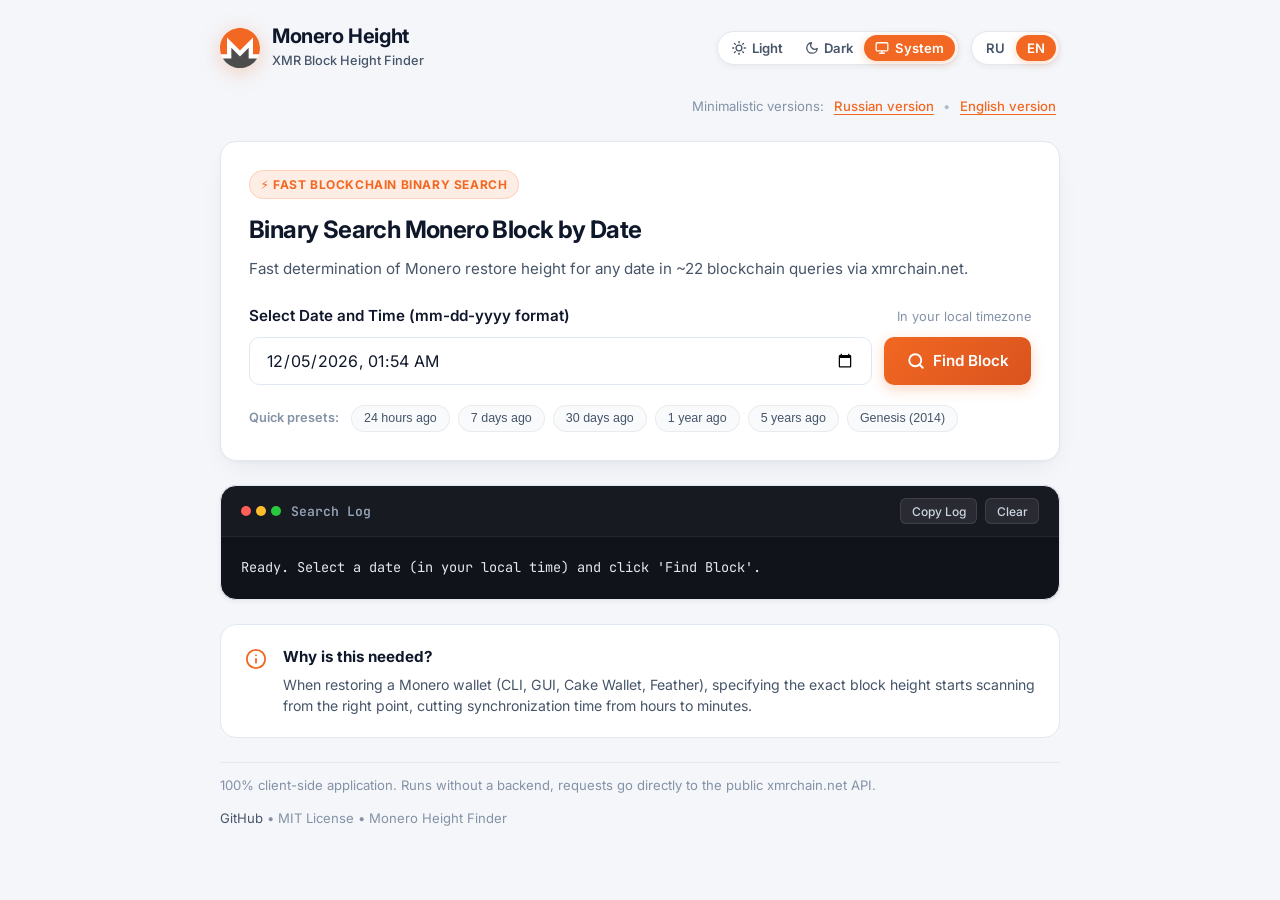
<file: monero-height/monero-height.html>
<!DOCTYPE html>
<html lang="ru" data-theme="system" data-color-mode="dark">
<head>
    <meta charset="UTF-8">
    <meta name="viewport" content="width=device-width, initial-scale=1.0">
    <meta name="color-scheme" content="light dark">
    <meta name="description" content="Быстрый поиск высоты блока Monero (XMR) по дате и времени с помощью бинарного поиска через xmrchain.net. / Fast Monero block height finder by date using binary search.">
    <title>Поиск блока Monero по дате — XMR Block Finder</title>
    <link rel="preconnect" href="https://fonts.googleapis.com">
    <link rel="preconnect" href="https://fonts.gstatic.com" crossorigin>
    <link href="https://fonts.googleapis.com/css2?family=Inter:wght@400;500;600;700&family=JetBrains+Mono:wght@400;500;600&display=swap" rel="stylesheet">
    <style>
        :root {
            --font-sans: 'Inter', system-ui, -apple-system, BlinkMacSystemFont, "Segoe UI", Roboto, sans-serif;
            --font-mono: 'JetBrains Mono', ui-monospace, SFMono-Regular, Menlo, Monaco, Consolas, "Liberation Mono", monospace;
            
            /* Monero brand palette */
            --xmr-orange: #f26822;
            --xmr-orange-hover: #ff7836;
            --xmr-orange-light: #ff9158;
            --xmr-orange-glow: rgba(242, 104, 34, 0.28);
            --xmr-orange-subtle: rgba(242, 104, 34, 0.12);
            --xmr-gray: #4d4d4d;
            
            --radius-sm: 6px;
            --radius-md: 10px;
            --radius-lg: 16px;
            --radius-full: 9999px;
            --transition-speed: 0.2s;
        }

        /* Dark Theme Tokens */
        [data-color-mode="dark"] {
            --bg-body: #0d0f15;
            --bg-card: #151822;
            --bg-card-secondary: #1a1e2b;
            --bg-card-hover: #1e2333;
            --bg-input: #11131c;
            --bg-terminal: #090a0e;
            --bg-tag: #222738;
            
            --text-primary: #f3f4f8;
            --text-secondary: #9ea4b6;
            --text-muted: #676e82;
            
            --border-main: #24293a;
            --border-subtle: rgba(255, 255, 255, 0.07);
            --border-focus: var(--xmr-orange);
            
            --shadow-sm: 0 2px 8px rgba(0, 0, 0, 0.3);
            --shadow-md: 0 10px 30px -10px rgba(0, 0, 0, 0.5), 0 0 1px 1px rgba(255, 255, 255, 0.04);
            --shadow-glow: 0 0 24px rgba(242, 104, 34, 0.25);
            
            --success-color: #10b981;
            --success-bg: rgba(16, 185, 129, 0.12);
            --error-color: #f43f5e;
            --error-bg: rgba(244, 63, 94, 0.12);
            --warning-color: #f59e0b;
            --warning-bg: rgba(245, 158, 11, 0.12);
            
            --term-log-step: #38bdf8;
            --term-log-diff: #a78bfa;
            --term-log-left: #fb7185;
            --term-log-right: #4ade80;
        }

        /* Light Theme Tokens */
        [data-color-mode="light"] {
            --bg-body: #f4f6fa;
            --bg-card: #ffffff;
            --bg-card-secondary: #f8fafc;
            --bg-card-hover: #f1f5f9;
            --bg-input: #ffffff;
            --bg-terminal: #11131a; /* Dark terminal for code readability */
            --bg-tag: #e2e8f0;
            
            --text-primary: #0f172a;
            --text-secondary: #475569;
            --text-muted: #8492a6;
            
            --border-main: #e2e8f0;
            --border-subtle: rgba(0, 0, 0, 0.06);
            --border-focus: var(--xmr-orange);
            
            --shadow-sm: 0 2px 6px rgba(0, 0, 0, 0.05);
            --shadow-md: 0 12px 30px -10px rgba(15, 23, 42, 0.08), 0 1px 3px rgba(0, 0, 0, 0.04);
            --shadow-glow: 0 0 24px rgba(242, 104, 34, 0.2);
            
            --success-color: #059669;
            --success-bg: rgba(5, 150, 105, 0.1);
            --error-color: #e11d48;
            --error-bg: rgba(225, 29, 72, 0.1);
            --warning-color: #d97706;
            --warning-bg: rgba(217, 119, 6, 0.1);
            
            --term-log-step: #38bdf8;
            --term-log-diff: #c084fc;
            --term-log-left: #fb7185;
            --term-log-right: #4ade80;
        }

        * {
            box-sizing: border-box;
            margin: 0;
            padding: 0;
        }

        body {
            background-color: var(--bg-body);
            color: var(--text-primary);
            font-family: var(--font-sans);
            font-size: 15px;
            line-height: 1.6;
            min-height: 100vh;
            padding: 1.5rem 1rem 3rem;
            transition: background-color var(--transition-speed), color var(--transition-speed);
            -webkit-font-smoothing: antialiased;
        }

        .container {
            max-width: 840px;
            margin: 0 auto;
            display: flex;
            flex-direction: column;
            gap: 1.5rem;
        }

        /* Top Header Navigation */
        header {
            display: flex;
            align-items: center;
            justify-content: space-between;
            flex-wrap: wrap;
            gap: 1rem;
            padding-bottom: 0.5rem;
        }

        .brand {
            display: flex;
            align-items: center;
            gap: 0.75rem;
            text-decoration: none;
            color: inherit;
        }

        .brand-logo {
            width: 40px;
            height: 40px;
            filter: drop-shadow(0 4px 10px var(--xmr-orange-glow));
            flex-shrink: 0;
        }

        .brand-text h1 {
            font-size: 1.25rem;
            font-weight: 700;
            line-height: 1.2;
            letter-spacing: -0.02em;
        }

        .brand-text span {
            font-size: 0.8rem;
            color: var(--text-secondary);
            font-weight: 500;
        }

        /* Header Switchers Bar */
        .controls-bar {
            display: flex;
            align-items: center;
            gap: 0.75rem;
            flex-wrap: wrap;
        }

        .segmented-group {
            display: inline-flex;
            align-items: center;
            background: var(--bg-card);
            border: 1px solid var(--border-main);
            border-radius: var(--radius-full);
            padding: 3px;
            box-shadow: var(--shadow-sm);
        }

        .segment-btn {
            display: inline-flex;
            align-items: center;
            justify-content: center;
            gap: 0.35rem;
            padding: 5px 11px;
            border: none;
            background: transparent;
            color: var(--text-secondary);
            font-family: var(--font-sans);
            font-size: 0.82rem;
            font-weight: 600;
            border-radius: var(--radius-full);
            cursor: pointer;
            transition: all var(--transition-speed) ease;
            white-space: nowrap;
            user-select: none;
        }

        .segment-btn:hover {
            color: var(--text-primary);
        }

        .segment-btn.active {
            background: var(--xmr-orange);
            color: #ffffff;
            box-shadow: 0 2px 8px var(--xmr-orange-glow);
        }

        .segment-btn svg {
            width: 14px;
            height: 14px;
            stroke-width: 2.2;
            flex-shrink: 0;
        }

        /* Main Hero Card */
        .card {
            background: var(--bg-card);
            border: 1px solid var(--border-main);
            border-radius: var(--radius-lg);
            padding: 1.75rem;
            box-shadow: var(--shadow-md);
            transition: border-color var(--transition-speed), background-color var(--transition-speed);
        }

        .hero-header {
            margin-bottom: 1.5rem;
        }

        .hero-badge {
            display: inline-flex;
            align-items: center;
            gap: 0.4rem;
            padding: 0.25rem 0.65rem;
            background: var(--xmr-orange-subtle);
            color: var(--xmr-orange);
            font-size: 0.75rem;
            font-weight: 700;
            border-radius: var(--radius-full);
            text-transform: uppercase;
            letter-spacing: 0.05em;
            margin-bottom: 0.75rem;
            border: 1px solid rgba(242, 104, 34, 0.2);
        }

        .hero-title {
            font-size: 1.5rem;
            font-weight: 700;
            letter-spacing: -0.025em;
            margin-bottom: 0.5rem;
            color: var(--text-primary);
        }

        .hero-desc {
            font-size: 0.95rem;
            color: var(--text-secondary);
            line-height: 1.5;
        }

        /* Input Section */
        .form-section {
            display: flex;
            flex-direction: column;
            gap: 1.25rem;
        }

        .input-group {
            display: flex;
            flex-direction: column;
            gap: 0.5rem;
        }

        .input-header {
            display: flex;
            justify-content: space-between;
            align-items: baseline;
            flex-wrap: wrap;
            gap: 0.5rem;
        }

        .input-label {
            font-weight: 600;
            font-size: 0.95rem;
            color: var(--text-primary);
        }

        .input-sublabel {
            font-size: 0.8rem;
            color: var(--text-muted);
        }

        .input-row {
            display: flex;
            gap: 0.75rem;
            flex-wrap: wrap;
        }

        .datetime-input {
            flex: 1;
            min-width: 250px;
            padding: 0.75rem 1rem;
            font-size: 1rem;
            font-family: var(--font-sans);
            background: var(--bg-input);
            color: var(--text-primary);
            border: 1.5px solid var(--border-main);
            border-radius: var(--radius-md);
            outline: none;
            transition: all var(--transition-speed) ease;
        }

        .datetime-input:focus {
            border-color: var(--border-focus);
            box-shadow: 0 0 0 3px var(--xmr-orange-glow);
        }

        /* Buttons */
        .btn {
            display: inline-flex;
            align-items: center;
            justify-content: center;
            gap: 0.5rem;
            padding: 0.75rem 1.4rem;
            font-family: var(--font-sans);
            font-size: 0.95rem;
            font-weight: 600;
            border-radius: var(--radius-md);
            border: none;
            cursor: pointer;
            transition: all var(--transition-speed) ease;
            user-select: none;
            text-decoration: none;
            white-space: nowrap;
        }

        .btn-primary {
            background: linear-gradient(135deg, var(--xmr-orange), #d9531e);
            color: #ffffff;
            box-shadow: 0 4px 14px var(--xmr-orange-glow);
        }

        .btn-primary:hover:not(:disabled) {
            background: linear-gradient(135deg, var(--xmr-orange-hover), #e65c22);
            box-shadow: 0 6px 20px rgba(242, 104, 34, 0.4);
            transform: translateY(-1px);
        }

        .btn-primary:active:not(:disabled) {
            transform: translateY(0);
        }

        .btn-secondary {
            background: var(--bg-card-secondary);
            color: var(--text-primary);
            border: 1px solid var(--border-main);
        }

        .btn-secondary:hover:not(:disabled) {
            background: var(--bg-card-hover);
            border-color: var(--text-muted);
        }

        .btn-danger {
            background: var(--error-bg);
            color: var(--error-color);
            border: 1px solid rgba(244, 63, 94, 0.25);
        }

        .btn-danger:hover:not(:disabled) {
            background: var(--error-color);
            color: #ffffff;
        }

        .btn:disabled {
            opacity: 0.55;
            cursor: not-allowed;
            transform: none !important;
            box-shadow: none !important;
        }

        .btn svg {
            width: 18px;
            height: 18px;
            flex-shrink: 0;
        }

        /* Preset Chips */
        .presets-bar {
            display: flex;
            align-items: center;
            gap: 0.5rem;
            flex-wrap: wrap;
        }

        .presets-title {
            font-size: 0.8rem;
            font-weight: 600;
            color: var(--text-muted);
            margin-right: 0.25rem;
        }

        .preset-chip {
            padding: 0.35rem 0.75rem;
            background: var(--bg-card-secondary);
            border: 1px solid var(--border-subtle);
            border-radius: var(--radius-full);
            color: var(--text-secondary);
            font-size: 0.78rem;
            font-weight: 500;
            cursor: pointer;
            transition: all var(--transition-speed) ease;
        }

        .preset-chip:hover {
            color: var(--text-primary);
            border-color: var(--border-main);
            background: var(--bg-card-hover);
        }

        /* Progress Bar & Status */
        .progress-box {
            display: none;
            flex-direction: column;
            gap: 0.6rem;
            padding: 1rem 1.25rem;
            background: var(--bg-card-secondary);
            border: 1px solid var(--border-main);
            border-radius: var(--radius-md);
        }

        .progress-header {
            display: flex;
            justify-content: space-between;
            align-items: center;
            font-size: 0.85rem;
        }

        .progress-title {
            display: flex;
            align-items: center;
            gap: 0.5rem;
            font-weight: 600;
            color: var(--text-primary);
        }

        .spinner {
            width: 14px;
            height: 14px;
            border: 2px solid var(--xmr-orange-glow);
            border-top-color: var(--xmr-orange);
            border-radius: 50%;
            animation: spin 0.8s linear infinite;
        }

        @keyframes spin {
            to { transform: rotate(360deg); }
        }

        .progress-step-text {
            color: var(--text-secondary);
            font-family: var(--font-mono);
            font-size: 0.8rem;
        }

        .progress-bar-track {
            height: 6px;
            background: var(--border-main);
            border-radius: var(--radius-full);
            overflow: hidden;
            position: relative;
        }

        .progress-bar-fill {
            height: 100%;
            width: 0%;
            background: linear-gradient(90deg, var(--xmr-orange), #ff9158);
            border-radius: var(--radius-full);
            transition: width 0.25s ease;
        }

        /* Result Card */
        .result-card {
            display: none;
            border-color: var(--xmr-orange);
            background: linear-gradient(180deg, var(--xmr-orange-subtle) 0%, var(--bg-card) 90px);
            position: relative;
            overflow: hidden;
        }

        .result-card::before {
            content: '';
            position: absolute;
            top: 0;
            left: 0;
            right: 0;
            height: 3px;
            background: linear-gradient(90deg, var(--xmr-orange), #ff9158);
        }

        .result-top {
            display: flex;
            justify-content: space-between;
            align-items: center;
            flex-wrap: wrap;
            gap: 0.75rem;
            margin-bottom: 1.5rem;
        }

        .result-badge {
            display: inline-flex;
            align-items: center;
            gap: 0.4rem;
            padding: 0.35rem 0.8rem;
            background: var(--success-bg);
            color: var(--success-color);
            border-radius: var(--radius-full);
            font-size: 0.82rem;
            font-weight: 700;
        }

        .result-grid {
            display: grid;
            grid-template-columns: repeat(auto-fit, minmax(200px, 1fr));
            gap: 1rem;
            margin-bottom: 1.5rem;
        }

        .result-item {
            background: var(--bg-card-secondary);
            border: 1px solid var(--border-subtle);
            border-radius: var(--radius-md);
            padding: 1rem 1.1rem;
            display: flex;
            flex-direction: column;
            gap: 0.35rem;
        }

        .result-item-full {
            grid-column: 1 / -1;
        }

        .result-item-label {
            font-size: 0.78rem;
            font-weight: 600;
            color: var(--text-muted);
            text-transform: uppercase;
            letter-spacing: 0.04em;
        }

        .result-item-val {
            font-size: 1.05rem;
            font-weight: 700;
            color: var(--text-primary);
            word-break: normal;
            overflow-wrap: break-word;
        }

        .result-height-highlight {
            font-size: 1.85rem;
            font-weight: 800;
            color: var(--xmr-orange);
            font-family: var(--font-mono);
            letter-spacing: -0.02em;
        }

        .result-hash-code {
            font-family: var(--font-mono);
            font-size: 0.88rem;
            font-weight: 500;
            line-height: 1.4;
            color: var(--text-secondary);
            background: var(--bg-body);
            padding: 0.5rem 0.75rem;
            border-radius: var(--radius-sm);
            border: 1px solid var(--border-subtle);
        }

        .result-actions {
            display: flex;
            align-items: center;
            gap: 0.75rem;
            flex-wrap: wrap;
        }

        .copy-feedback {
            font-size: 0.82rem;
            font-weight: 600;
            color: var(--success-color);
            margin-left: 0.25rem;
            opacity: 0;
            transition: opacity 0.2s ease;
        }

        .copy-feedback.show {
            opacity: 1;
        }

        /* Console / Terminal Log */
        .terminal-card {
            background: var(--bg-terminal);
            border: 1px solid var(--border-main);
            border-radius: var(--radius-lg);
            overflow: hidden;
            box-shadow: var(--shadow-sm);
        }

        .terminal-header {
            display: flex;
            align-items: center;
            justify-content: space-between;
            padding: 0.75rem 1.25rem;
            background: rgba(255, 255, 255, 0.03);
            border-bottom: 1px solid rgba(255, 255, 255, 0.06);
            flex-wrap: wrap;
            gap: 0.5rem;
        }

        .terminal-title-area {
            display: flex;
            align-items: center;
            gap: 0.6rem;
        }

        .terminal-dots {
            display: flex;
            gap: 5px;
        }

        .terminal-dot {
            width: 10px;
            height: 10px;
            border-radius: 50%;
        }

        .dot-red { background: #ff5f56; }
        .dot-yellow { background: #ffbd2e; }
        .dot-green { background: #27c93f; }

        .terminal-title {
            font-size: 0.82rem;
            font-weight: 600;
            color: #94a3b8;
            font-family: var(--font-mono);
        }

        .terminal-actions {
            display: flex;
            align-items: center;
            gap: 0.5rem;
        }

        .terminal-btn {
            background: rgba(255, 255, 255, 0.08);
            color: #cbd5e1;
            border: 1px solid rgba(255, 255, 255, 0.1);
            border-radius: var(--radius-sm);
            padding: 0.3rem 0.65rem;
            font-size: 0.75rem;
            font-family: var(--font-sans);
            font-weight: 500;
            cursor: pointer;
            transition: all var(--transition-speed);
        }

        .terminal-btn:hover {
            background: rgba(255, 255, 255, 0.16);
            color: #ffffff;
        }

        pre#output {
            padding: 1.25rem;
            color: #e2e8f0;
            font-family: var(--font-mono);
            font-size: 0.85rem;
            line-height: 1.6;
            max-height: 360px;
            overflow-y: auto;
            white-space: pre-wrap;
            word-break: break-word;
        }

        /* Scrollbar */
        pre#output::-webkit-scrollbar {
            width: 8px;
        }
        pre#output::-webkit-scrollbar-track {
            background: rgba(0, 0, 0, 0.2);
        }
        pre#output::-webkit-scrollbar-thumb {
            background: rgba(255, 255, 255, 0.15);
            border-radius: 4px;
        }
        pre#output::-webkit-scrollbar-thumb:hover {
            background: rgba(255, 255, 255, 0.25);
        }

        /* Informational Card */
        .info-card {
            background: var(--bg-card);
            border: 1px solid var(--border-main);
            border-radius: var(--radius-lg);
            padding: 1.25rem 1.5rem;
            display: flex;
            gap: 1rem;
            align-items: flex-start;
        }

        .info-icon {
            color: var(--xmr-orange);
            flex-shrink: 0;
            margin-top: 0.2rem;
        }

        .info-content h3 {
            font-size: 0.95rem;
            font-weight: 700;
            margin-bottom: 0.3rem;
            color: var(--text-primary);
        }

        .info-content p {
            font-size: 0.88rem;
            color: var(--text-secondary);
            line-height: 1.5;
        }

        /* Versions Bar under Header */
        .versions-bar {
            display: flex;
            align-items: center;
            justify-content: flex-end;
            gap: 0.6rem;
            flex-wrap: wrap;
            font-size: 0.82rem;
            color: var(--text-muted);
            margin-top: -0.5rem;
            padding: 0 0.25rem;
        }

        .versions-bar a {
            color: var(--xmr-orange);
            text-decoration: underline;
            text-underline-offset: 3px;
            font-weight: 500;
            transition: color var(--transition-speed);
        }

        .versions-bar a:hover {
            color: var(--xmr-orange-hover);
        }

        .versions-bar .sep {
            color: var(--text-muted);
            opacity: 0.6;
        }

        /* Footer */
        footer {
            display: flex;
            justify-content: space-between;
            align-items: center;
            flex-wrap: wrap;
            gap: 0.75rem;
            font-size: 0.82rem;
            color: var(--text-muted);
            padding-top: 0.75rem;
            border-top: 1px solid var(--border-subtle);
        }

        footer a {
            color: var(--text-secondary);
            text-decoration: none;
            transition: color var(--transition-speed);
        }

        footer a:hover {
            color: var(--xmr-orange);
        }

        /* Responsive tweaks */
        @media (max-width: 640px) {
            body {
                padding: 1rem 0.75rem 2rem;
            }
            .hero-title {
                font-size: 1.3rem;
            }
            .card {
                padding: 1.25rem;
            }
            .input-row {
                flex-direction: column;
            }
            .btn {
                width: 100%;
            }
            .result-actions {
                flex-direction: column;
                width: 100%;
            }
            .result-actions .btn {
                width: 100%;
            }
        }
    </style>
</head>
<body>
    <div class="container">
        <!-- Header -->
        <header>
            <a href="#" class="brand" aria-label="Monero Height Finder">
                <!-- Official Monero SVG Logo -->
                <svg class="brand-logo" viewBox="0 0 3756.09 3756.49" fill="none" xmlns="http://www.w3.org/2000/svg">
                    <path d="M4128,2249.81C4128,3287,3287.26,4127.86,2250,4127.86S372,3287,372,2249.81,1212.76,371.75,2250,371.75,4128,1212.54,4128,2249.81Z" transform="translate(-371.96 -371.75)" fill="#fff"/>
                    <path d="M2250,371.75c-1036.89,0-1879.12,842.06-1877.8,1878,0.26,207.26,33.31,406.63,95.34,593.12h561.88V1263L2250,2483.57,3470.52,1263v1579.9h562c62.12-186.48,95-385.85,95.37-593.12C4129.66,1212.76,3287,372,2250,372Z" transform="translate(-371.96 -371.75)" fill="#f26822"/>
                    <path d="M1969.3,2764.17l-532.67-532.7v994.14H1029.38l-384.29.07c329.63,540.8,925.35,902.56,1604.91,902.56S3525.31,3766.4,3855,3225.6H3063.25V2231.47l-532.7,532.7-280.61,280.61-280.62-280.61h0Z" transform="translate(-371.96 -371.75)" fill="#4d4d4d"/>
                </svg>
                <div class="brand-text">
                    <h1>Monero Height</h1>
                    <span data-i18n="brandSubtitle">Поиск высоты блока XMR</span>
                </div>
            </a>

            <div class="controls-bar">
                <!-- Theme Switcher (Light / Dark / System) -->
                <div class="segmented-group" id="themeSwitcher" role="group" aria-label="Переключатель темы оформления">
                    <button type="button" class="segment-btn" data-theme-val="light" id="themeBtnLight" title="Светлая тема" aria-pressed="false">
                        <svg viewBox="0 0 24 24" fill="none" stroke="currentColor" stroke-linecap="round" stroke-linejoin="round">
                            <circle cx="12" cy="12" r="5"></circle>
                            <line x1="12" y1="1" x2="12" y2="3"></line>
                            <line x1="12" y1="21" x2="12" y2="23"></line>
                            <line x1="4.22" y1="4.22" x2="5.64" y2="5.64"></line>
                            <line x1="18.36" y1="18.36" x2="19.78" y2="19.78"></line>
                            <line x1="1" y1="12" x2="3" y2="12"></line>
                            <line x1="21" y1="12" x2="23" y2="12"></line>
                            <line x1="4.22" y1="19.78" x2="5.64" y2="18.36"></line>
                            <line x1="18.36" y1="5.64" x2="19.78" y2="4.22"></line>
                        </svg>
                        <span data-i18n="themeLight">Светлая</span>
                    </button>
                    <button type="button" class="segment-btn" data-theme-val="dark" id="themeBtnDark" title="Тёмная тема" aria-pressed="false">
                        <svg viewBox="0 0 24 24" fill="none" stroke="currentColor" stroke-linecap="round" stroke-linejoin="round">
                            <path d="M21 12.79A9 9 0 1 1 11.21 3 7 7 0 0 0 21 12.79z"></path>
                        </svg>
                        <span data-i18n="themeDark">Тёмная</span>
                    </button>
                    <button type="button" class="segment-btn" data-theme-val="system" id="themeBtnSystem" title="Системная тема" aria-pressed="false">
                        <svg viewBox="0 0 24 24" fill="none" stroke="currentColor" stroke-linecap="round" stroke-linejoin="round">
                            <rect x="2" y="3" width="20" height="14" rx="2" ry="2"></rect>
                            <line x1="8" y1="21" x2="16" y2="21"></line>
                            <line x1="12" y1="17" x2="12" y2="21"></line>
                        </svg>
                        <span data-i18n="themeSystem">Системная</span>
                    </button>
                </div>

                <!-- Language Switcher (RU / EN, strictly without emoji flags) -->
                <div class="segmented-group" id="langSwitcher" role="group" aria-label="Язык интерфейса">
                    <button type="button" class="segment-btn" data-lang="ru" id="langBtnRu" aria-pressed="true">RU</button>
                    <button type="button" class="segment-btn" data-lang="en" id="langBtnEn" aria-pressed="false">EN</button>
                </div>
            </div>
        </header>

        <!-- Minimalistic versions link bar (under header) -->
        <div class="versions-bar">
            <span data-i18n="footerMinimalisticTitle">Минималистичные версии:</span>
            <a href="minimalistic/monero-height-ru.html" data-i18n="versionRu">Русская версия</a>
            <span class="sep">•</span>
            <a href="minimalistic/monero-height-en.html" data-i18n="versionEn">English version</a>
        </div>

        <!-- Main Card: Input & Controls -->
        <main class="card">
            <div class="hero-header">
                <div class="hero-badge">
                    <span data-i18n="heroBadge">⚡ Быстрый бинарный поиск в блокчейне</span>
                </div>
                <h2 class="hero-title" data-i18n="title">Бинарный поиск блока Monero по дате</h2>
                <p class="hero-desc" data-i18n="subtitle">Быстрое определение высоты блока (restore height) для любой даты за ~22 запроса к блокчейну через xmrchain.net.</p>
            </div>

            <div class="form-section">
                <div class="input-group">
                    <div class="input-header">
                        <label for="dateInput" class="input-label" data-i18n="inputLabel">Выберите дату и время (формат mm-dd-yyyy)</label>
                        <span class="input-sublabel" data-i18n="inputSublabel">В вашем локальном часовом поясе</span>
                    </div>

                    <div class="input-row">
                        <input type="datetime-local" id="dateInput" class="datetime-input" aria-label="Дата и время поиска">
                        <button type="button" id="btnSearch" class="btn btn-primary" onclick="findBlock()">
                            <svg viewBox="0 0 24 24" fill="none" stroke="currentColor" stroke-width="2.5" stroke-linecap="round" stroke-linejoin="round">
                                <circle cx="11" cy="11" r="8"></circle>
                                <line x1="21" y1="21" x2="16.65" y2="16.65"></line>
                            </svg>
                            <span data-i18n="btnSearch">Найти блок</span>
                        </button>
                        <button type="button" id="btnStop" class="btn btn-danger" style="display: none;" onclick="stopSearch()">
                            <svg viewBox="0 0 24 24" fill="none" stroke="currentColor" stroke-width="2.5" stroke-linecap="round" stroke-linejoin="round">
                                <rect x="6" y="6" width="12" height="12" rx="1"></rect>
                            </svg>
                            <span data-i18n="btnStop">Остановить</span>
                        </button>
                    </div>
                </div>

                <!-- Presets -->
                <div class="presets-bar">
                    <span class="presets-title" data-i18n="presetsTitle">Быстрый выбор:</span>
                    <button type="button" class="preset-chip" onclick="applyPreset('1d')" data-i18n="presetYesterday">24 часа назад</button>
                    <button type="button" class="preset-chip" onclick="applyPreset('7d')" data-i18n="presetWeek">7 дней назад</button>
                    <button type="button" class="preset-chip" onclick="applyPreset('30d')" data-i18n="presetMonth">30 дней назад</button>
                    <button type="button" class="preset-chip" onclick="applyPreset('1y')" data-i18n="presetYear">1 год назад</button>
                    <button type="button" class="preset-chip" onclick="applyPreset('5y')" data-i18n="preset5Years">5 лет назад</button>
                    <button type="button" class="preset-chip" onclick="applyPreset('genesis')" data-i18n="presetGenesis">Генезис (2014)</button>
                </div>

                <!-- Progress box during search -->
                <div class="progress-box" id="progressBox">
                    <div class="progress-header">
                        <div class="progress-title">
                            <div class="spinner"></div>
                            <span id="progressStatusText" data-i18n="statusSearching">Выполняется бинарный поиск...</span>
                        </div>
                        <span class="progress-step-text" id="progressStepText">Шаг 1 из ~22</span>
                    </div>
                    <div class="progress-bar-track">
                        <div class="progress-bar-fill" id="progressBarFill"></div>
                    </div>
                </div>
            </div>
        </main>

        <!-- Result Card -->
        <section class="card result-card" id="resultCard" aria-live="polite">
            <div class="result-top">
                <div class="result-badge">
                    <svg width="16" height="16" viewBox="0 0 24 24" fill="none" stroke="currentColor" stroke-width="3" stroke-linecap="round" stroke-linejoin="round">
                        <polyline points="20 6 9 17 4 12"></polyline>
                    </svg>
                    <span data-i18n="resultTitle">Ближайший блок найден</span>
                </div>
                <div class="copy-feedback" id="copyFeedback" data-i18n="copied">Скопировано!</div>
            </div>

            <div class="result-grid">
                <div class="result-item">
                    <span class="result-item-label" data-i18n="labelHeight">Высота блока</span>
                    <span class="result-height-highlight" id="resHeight">—</span>
                </div>
                <div class="result-item">
                    <span class="result-item-label" data-i18n="labelDiff">Разница во времени</span>
                    <span class="result-item-val" id="resDiff">—</span>
                </div>
                <div class="result-item">
                    <span class="result-item-label" data-i18n="labelTimeLocal">Локальное время</span>
                    <span class="result-item-val" id="resTimeLocal">—</span>
                </div>
                <div class="result-item">
                    <span class="result-item-label" data-i18n="labelTimeUtc">Время по UTC</span>
                    <span class="result-item-val" id="resTimeUtc">—</span>
                </div>
                <div class="result-item result-item-full">
                    <span class="result-item-label" data-i18n="labelHash">Хэш блока</span>
                    <div class="result-hash-code" id="resHash">—</div>
                </div>
            </div>

            <div class="result-actions">
                <button type="button" class="btn btn-primary" onclick="copyHeight()">
                    <svg viewBox="0 0 24 24" fill="none" stroke="currentColor" stroke-width="2" stroke-linecap="round" stroke-linejoin="round">
                        <rect x="9" y="9" width="13" height="13" rx="2" ry="2"></rect>
                        <path d="M5 15H4a2 2 0 0 1-2-2V4a2 2 0 0 1 2-2h9a2 2 0 0 1 2 2v1"></path>
                    </svg>
                    <span data-i18n="btnCopyHeight">Копировать высоту</span>
                </button>
                <button type="button" class="btn btn-secondary" onclick="copyHash()">
                    <svg viewBox="0 0 24 24" fill="none" stroke="currentColor" stroke-width="2" stroke-linecap="round" stroke-linejoin="round">
                        <rect x="9" y="9" width="13" height="13" rx="2" ry="2"></rect>
                        <path d="M5 15H4a2 2 0 0 1-2-2V4a2 2 0 0 1 2-2h9a2 2 0 0 1 2 2v1"></path>
                    </svg>
                    <span data-i18n="btnCopyHash">Копировать хэш</span>
                </button>
                <a href="#" id="explorerLink" target="_blank" rel="noopener noreferrer" class="btn btn-secondary">
                    <svg viewBox="0 0 24 24" fill="none" stroke="currentColor" stroke-width="2" stroke-linecap="round" stroke-linejoin="round">
                        <path d="M18 13v6a2 2 0 0 1-2 2H5a2 2 0 0 1-2-2V8a2 2 0 0 1 2-2h6"></path>
                        <polyline points="15 3 21 3 21 9"></polyline>
                        <line x1="10" y1="14" x2="21" y2="3"></line>
                    </svg>
                    <span data-i18n="btnExplorer">Открыть в xmrchain.net</span>
                </a>
            </div>
        </section>

        <!-- Log Console -->
        <section class="terminal-card">
            <div class="terminal-header">
                <div class="terminal-title-area">
                    <div class="terminal-dots">
                        <span class="terminal-dot dot-red"></span>
                        <span class="terminal-dot dot-yellow"></span>
                        <span class="terminal-dot dot-green"></span>
                    </div>
                    <span class="terminal-title" data-i18n="logTitle">Журнал поиска</span>
                </div>
                <div class="terminal-actions">
                    <button type="button" class="terminal-btn" onclick="copyLog()" data-i18n="btnCopyLog">Копировать лог</button>
                    <button type="button" class="terminal-btn" onclick="clearLog()" data-i18n="btnClearLog">Очистить</button>
                </div>
            </div>
            <pre id="output" role="region" aria-label="Консоль журнала поиска">Готов к работе. Выберите дату (в вашем локальном времени) и нажмите кнопку «Найти блок».</pre>
        </section>

        <!-- Information Callout -->
        <aside class="info-card">
            <div class="info-icon">
                <svg width="22" height="22" viewBox="0 0 24 24" fill="none" stroke="currentColor" stroke-width="2" stroke-linecap="round" stroke-linejoin="round">
                    <circle cx="12" cy="12" r="10"></circle>
                    <line x1="12" y1="16" x2="12" y2="12"></line>
                    <line x1="12" y1="8" x2="12.01" y2="8"></line>
                </svg>
            </div>
            <div class="info-content">
                <h3 data-i18n="whyTitle">Зачем это нужно?</h3>
                <p data-i18n="whyDesc">При восстановлении кошелька Monero (CLI, GUI, Cake Wallet, Feather) указание точной высоты блока позволяет начать сканирование с нужного момента, сокращая время синхронизации с часов до минут.</p>
            </div>
        </aside>

        <!-- Footer -->
        <footer>
            <div data-i18n="footerPrivacy">100% клиентское приложение. Работает без сервера, запросы отправляются напрямую к открытому API xmrchain.net.</div>
            <div>
                <a href="https://github.com/Antony-hash512/monero-height#russian" id="githubLink" target="_blank" rel="noopener noreferrer">GitHub</a> • 
                <span data-i18n="footerLicense">Лицензия MIT</span> • Monero Height Finder
            </div>
        </footer>
    </div>

    <!-- Application Logic -->
    <script>
        // Internationalization dictionary
        const I18N = {
            ru: {
                pageTitle: "Поиск блока Monero по дате — XMR Block Finder",
                brandSubtitle: "Поиск высоты блока XMR",
                heroBadge: "⚡ Быстрый бинарный поиск в блокчейне",
                title: "Бинарный поиск блока Monero по дате",
                subtitle: "Быстрое определение высоты блока (restore height) для любой даты за ~22 запроса к блокчейну через xmrchain.net.",
                themeLight: "Светлая",
                themeDark: "Тёмная",
                themeSystem: "Системная",
                inputLabel: "Выберите дату и время (формат mm-dd-yyyy)",
                inputSublabel: "В вашем локальном часовом поясе",
                presetsTitle: "Быстрый выбор:",
                presetYesterday: "24 часа назад",
                presetWeek: "7 дней назад",
                presetMonth: "30 дней назад",
                presetYear: "1 год назад",
                preset5Years: "5 лет назад",
                presetGenesis: "Генезис (2014)",
                btnSearch: "Найти блок",
                btnSearching: "Идёт поиск...",
                btnStop: "Остановить",
                btnReset: "Сбросить",
                progressStep: "Шаг {step} из ~{total}",
                statusSearching: "Выполняется бинарный поиск...",
                statusCompleted: "Поиск успешно завершён",
                statusCancelled: "Поиск остановлен пользователем",
                statusError: "Произошла ошибка при поиске",
                resultTitle: "Ближайший блок найден",
                labelHeight: "Высота блока",
                labelHash: "Хэш блока",
                labelTimeLocal: "Локальное время",
                labelTimeUtc: "Время по UTC",
                labelDiff: "Разница во времени",
                btnExplorer: "Открыть в xmrchain.net",
                btnCopyHeight: "Копировать высоту",
                btnCopyHash: "Копировать хэш",
                copied: "Скопировано!",
                logTitle: "Журнал поиска",
                btnClearLog: "Очистить",
                btnCopyLog: "Копировать лог",
                logInitial: "Готов к работе. Выберите дату (в вашем локальном времени) и нажмите кнопку «Найти блок».",
                logTargetTs: "🎯 Целевое время: {local} (UNIX: {ts})\n",
                logFetchingNet: "⏳ Запрашиваю текущее состояние сети Monero...\n",
                logNetInfo: "✓ Текущая высота сети: {height}. Диапазон поиска: 1 … {height}\n\n",
                logStep: "[Шаг {step}] Блок {mid} | {dateStr} | Разница: {diffStr}\n",
                logBestBlockFetch: "\n⏳ Запрашиваю данные найденного блока {height}...\n",
                logSuccessHeader: "\n=================================\n🎯 Ближайший блок найден!\nВысота:      {height}\nХэш:         {hash}\nВремя (UTC): {timeUtc}\nВремя (лок): {timeLocal}\nРазница:     {diffStr}\n=================================\n",
                logCancelled: "\n⚠️ Поиск был отменён пользователем.\n",
                errSelectDate: "⚠️ Сначала выберите дату и время!",
                errDateGenesis: "❌ Выбранная дата раньше создания первого блока Monero (18 апреля 2014 г.). Первый блок датирован 18.04.2014 10:49:53 UTC.",
                errDateFuture: "❌ Выбранная дата находится в будущем относительно последнего найденного блока сети.",
                errNetwork: "❌ Ошибка: {msg}. Сервис xmrchain.net может быть временно недоступен.",
                diffExact: "точное совпадение (0 сек.)",
                diffSec: "{n} сек.",
                diffMin: "{n} мин.",
                diffHours: "{h} ч. {m} мин.",
                diffDays: "{d} дн. {h} ч.",
                whyTitle: "Зачем это нужно?",
                whyDesc: "При восстановлении кошелька Monero (CLI, GUI, Cake Wallet, Feather) указание точной высоты блока позволяет начать сканирование с нужного момента, сокращая время синхронизации с часов до минут.",
                footerPrivacy: "100% клиентское приложение. Работает без сервера, запросы отправляются напрямую к открытому API xmrchain.net.",
                footerLicense: "Лицензия MIT",
                footerMinimalisticTitle: "Минималистичные версии:",
                versionRu: "Русская версия",
                versionEn: "English version"
            },
            en: {
                pageTitle: "Monero Block Finder by Date — XMR Block Finder",
                brandSubtitle: "XMR Block Height Finder",
                heroBadge: "⚡ Fast blockchain binary search",
                title: "Binary Search Monero Block by Date",
                subtitle: "Fast determination of Monero restore height for any date in ~22 blockchain queries via xmrchain.net.",
                themeLight: "Light",
                themeDark: "Dark",
                themeSystem: "System",
                inputLabel: "Select Date and Time (mm-dd-yyyy format)",
                inputSublabel: "In your local timezone",
                presetsTitle: "Quick presets:",
                presetYesterday: "24 hours ago",
                presetWeek: "7 days ago",
                presetMonth: "30 days ago",
                presetYear: "1 year ago",
                preset5Years: "5 years ago",
                presetGenesis: "Genesis (2014)",
                btnSearch: "Find Block",
                btnSearching: "Searching...",
                btnStop: "Cancel",
                btnReset: "Reset",
                progressStep: "Step {step} of ~{total}",
                statusSearching: "Running binary search...",
                statusCompleted: "Search completed successfully",
                statusCancelled: "Search cancelled by user",
                statusError: "An error occurred during search",
                resultTitle: "Nearest Block Found",
                labelHeight: "Block Height",
                labelHash: "Block Hash",
                labelTimeLocal: "Local Time",
                labelTimeUtc: "UTC Time",
                labelDiff: "Time Difference",
                btnExplorer: "Open in xmrchain.net",
                btnCopyHeight: "Copy Height",
                btnCopyHash: "Copy Hash",
                copied: "Copied!",
                logTitle: "Search Log",
                btnClearLog: "Clear",
                btnCopyLog: "Copy Log",
                logInitial: "Ready. Select a date (in your local time) and click 'Find Block'.",
                logTargetTs: "🎯 Target time: {local} (UNIX: {ts})\n",
                logFetchingNet: "⏳ Fetching current Monero network state...\n",
                logNetInfo: "✓ Current network height: {height}. Binary search range: 1 … {height}\n\n",
                logStep: "[Step {step}] Block {mid} | {dateStr} | Diff: {diffStr}\n",
                logBestBlockFetch: "\n⏳ Fetching detailed data for nearest block {height}...\n",
                logSuccessHeader: "\n=================================\n🎯 Nearest block found!\nHeight:      {height}\nHash:        {hash}\nTime (UTC):  {timeUtc}\nTime (Local):{timeLocal}\nDiff:        {diffStr}\n=================================\n",
                logCancelled: "\n⚠️ Search was cancelled by user.\n",
                errSelectDate: "⚠️ Please select a date and time first!",
                errDateGenesis: "❌ Selected date is before the Monero genesis block (April 18, 2014). Genesis block is dated 2014-04-18 10:49:53 UTC.",
                errDateFuture: "❌ Selected date is in the future relative to the latest network block.",
                errNetwork: "❌ Error: {msg}. xmrchain.net may be temporarily unreachable.",
                diffExact: "exact match (0 sec)",
                diffSec: "{n} sec",
                diffMin: "{n} min",
                diffHours: "{h} h {m} min",
                diffDays: "{d} d {h} h",
                whyTitle: "Why is this needed?",
                whyDesc: "When restoring a Monero wallet (CLI, GUI, Cake Wallet, Feather), specifying the exact block height starts scanning from the right point, cutting synchronization time from hours to minutes.",
                footerPrivacy: "100% client-side application. Runs without a backend, requests go directly to the public xmrchain.net API.",
                footerLicense: "MIT License",
                footerMinimalisticTitle: "Minimalistic versions:",
                versionRu: "Russian version",
                versionEn: "English version"
            }
        };

        // Safe storage helpers (handles file:// restricted mode gracefully)
        function safeGetItem(key, fallback = null) {
            try {
                const val = localStorage.getItem(key);
                return val !== null ? val : fallback;
            } catch (e) {
                return fallback;
            }
        }

        function safeSetItem(key, value) {
            try {
                localStorage.setItem(key, value);
            } catch (e) {
                // Storage may be disabled in restricted file:// or private browsing
            }
        }

        // State variables
        let currentLang = 'ru';
        let currentTheme = 'system';
        let activeAbortController = null;
        let lastResultData = null;
        let isLogInitial = true;

        // Theme Management
        function initTheme() {
            const savedTheme = safeGetItem('monero_theme', 'system');
            setTheme(savedTheme, false);

            // Listen for OS system theme changes
            window.matchMedia('(prefers-color-scheme: dark)').addEventListener('change', () => {
                if (currentTheme === 'system') {
                    applyThemeColorMode('system');
                }
            });
        }

        function setTheme(theme, save = true) {
            currentTheme = theme;
            if (save) {
                safeSetItem('monero_theme', theme);
            }
            applyThemeColorMode(theme);
        }

        function applyThemeColorMode(theme) {
            const isDark = theme === 'dark' || (theme === 'system' && window.matchMedia('(prefers-color-scheme: dark)').matches);
            document.documentElement.setAttribute('data-theme', theme);
            document.documentElement.setAttribute('data-color-mode', isDark ? 'dark' : 'light');
            document.documentElement.style.colorScheme = isDark ? 'dark' : 'light';

            // Update UI buttons active state
            document.querySelectorAll('#themeSwitcher .segment-btn').forEach(btn => {
                const isActive = btn.dataset.themeVal === theme;
                btn.classList.toggle('active', isActive);
                btn.setAttribute('aria-pressed', isActive ? 'true' : 'false');
            });
        }

        // Language Management
        function initLang() {
            const savedLang = safeGetItem('monero_lang');
            if (savedLang && (savedLang === 'ru' || savedLang === 'en')) {
                setLang(savedLang, false);
            } else {
                const browserLang = (navigator.language || '').toLowerCase();
                const defaultLang = browserLang.startsWith('ru') ? 'ru' : 'en';
                setLang(defaultLang, false);
            }
        }

        function setLang(lang, save = true) {
            if (!I18N[lang]) return;
            currentLang = lang;
            if (save) {
                safeSetItem('monero_lang', lang);
            }
            document.documentElement.lang = lang;
            document.title = I18N[lang].pageTitle;

            // Update text elements with data-i18n
            document.querySelectorAll('[data-i18n]').forEach(el => {
                const key = el.getAttribute('data-i18n');
                if (I18N[lang][key]) {
                    el.textContent = I18N[lang][key];
                }
            });

            // Update buttons active state
            document.querySelectorAll('#langSwitcher .segment-btn').forEach(btn => {
                const isActive = btn.dataset.lang === lang;
                btn.classList.toggle('active', isActive);
                btn.setAttribute('aria-pressed', isActive ? 'true' : 'false');
            });

            // Update GitHub link anchor based on language
            const githubLink = document.getElementById('githubLink');
            if (githubLink) {
                githubLink.href = lang === 'en'
                    ? 'https://github.com/Antony-hash512/monero-height#english'
                    : 'https://github.com/Antony-hash512/monero-height#russian';
            }

            // If log has not been populated with search data, update its initial prompt
            if (isLogInitial) {
                const out = document.getElementById('output');
                if (out) out.textContent = I18N[lang].logInitial;
            }

            // Re-render result card if present
            if (lastResultData) {
                renderResult(lastResultData);
            }
        }

        function t(key, params = {}) {
            let str = (I18N[currentLang] && I18N[currentLang][key]) || (I18N.en[key] || key);
            for (const [k, v] of Object.entries(params)) {
                str = str.replace(new RegExp(`\\{${k}\\}`, 'g'), v);
            }
            return str;
        }

        // Format difference in human readable form
        function formatDiff(diffSec) {
            if (diffSec === 0) return t('diffExact');
            if (diffSec < 60) return t('diffSec', { n: diffSec });
            
            const minutes = Math.floor(diffSec / 60);
            if (minutes < 60) return t('diffMin', { n: minutes });
            
            const hours = Math.floor(minutes / 60);
            const remMin = minutes % 60;
            if (hours < 24) return t('diffHours', { h: hours, m: remMin });
            
            const days = Math.floor(hours / 24);
            const remHours = hours % 24;
            return t('diffDays', { d: days, h: remHours });
        }

        // Helper to format Date into datetime-local string
        function toDateTimeLocal(d) {
            const pad = n => String(n).padStart(2, '0');
            const YYYY = d.getFullYear();
            const MM = pad(d.getMonth() + 1);
            const DD = pad(d.getDate());
            const hh = pad(d.getHours());
            const mm = pad(d.getMinutes());
            return `${YYYY}-${MM}-${DD}T${hh}:${mm}`;
        }

        // Preset Handler
        function applyPreset(preset) {
            const dateInput = document.getElementById('dateInput');
            const now = new Date();
            let targetDate = new Date();

            switch (preset) {
                case '1d':
                    targetDate = new Date(now.getTime() - 24 * 3600 * 1000);
                    break;
                case '7d':
                    targetDate = new Date(now.getTime() - 7 * 24 * 3600 * 1000);
                    break;
                case '30d':
                    targetDate = new Date(now.getTime() - 30 * 24 * 3600 * 1000);
                    break;
                case '1y':
                    targetDate = new Date(now.getTime() - 365 * 24 * 3600 * 1000);
                    break;
                case '5y':
                    targetDate = new Date(now.getFullYear() - 5, now.getMonth(), now.getDate(), now.getHours(), now.getMinutes());
                    break;
                case 'genesis':
                    // Monero Block 1: 2014-04-18 10:49:53 UTC
                    targetDate = new Date('2014-04-18T10:49:53Z');
                    break;
            }

            dateInput.value = toDateTimeLocal(targetDate);
        }

        // API Fetcher with abort signal support
        async function fetchApi(path, signal) {
            const res = await fetch(`https://xmrchain.net/api${path}`, { signal });
            if (!res.ok) throw new Error(`HTTP ${res.status}`);
            return await res.json();
        }

        // Copy helpers
        async function copyToClipboard(text) {
            try {
                await navigator.clipboard.writeText(text);
                const feedback = document.getElementById('copyFeedback');
                feedback.classList.add('show');
                setTimeout(() => feedback.classList.remove('show'), 2000);
            } catch (e) {
                const textarea = document.createElement('textarea');
                textarea.value = text;
                document.body.appendChild(textarea);
                textarea.select();
                document.execCommand('copy');
                document.body.removeChild(textarea);
                const feedback = document.getElementById('copyFeedback');
                feedback.classList.add('show');
                setTimeout(() => feedback.classList.remove('show'), 2000);
            }
        }

        function copyHeight() {
            if (lastResultData) copyToClipboard(String(lastResultData.bestHeight));
        }

        function copyHash() {
            if (lastResultData) copyToClipboard(lastResultData.block.hash);
        }

        function copyLog() {
            const out = document.getElementById('output');
            copyToClipboard(out.textContent);
        }

        function clearLog() {
            isLogInitial = true;
            const out = document.getElementById('output');
            out.textContent = t('logInitial');
        }

        function stopSearch() {
            if (activeAbortController) {
                activeAbortController.abort();
                activeAbortController = null;
            }
        }

        function renderResult(data) {
            const card = document.getElementById('resultCard');
            const resHeight = document.getElementById('resHeight');
            const resDiff = document.getElementById('resDiff');
            const resTimeLocal = document.getElementById('resTimeLocal');
            const resTimeUtc = document.getElementById('resTimeUtc');
            const resHash = document.getElementById('resHash');
            const explorerLink = document.getElementById('explorerLink');

            resHeight.textContent = data.bestHeight.toLocaleString();
            resDiff.textContent = `± ${formatDiff(data.bestDiff)}`;

            const blockDate = new Date(data.block.timestamp * 1000);
            resTimeLocal.textContent = blockDate.toLocaleString();
            resTimeUtc.textContent = blockDate.toISOString().replace('T', ' ').replace('.000Z', ' UTC');
            resHash.textContent = data.block.hash;
            explorerLink.href = `https://xmrchain.net/block/${data.bestHeight}`;

            card.style.display = 'block';
        }

        // Binary Search Algorithm
        async function findBlock() {
            const out = document.getElementById('output');
            const dateVal = document.getElementById('dateInput').value;
            const btnSearch = document.getElementById('btnSearch');
            const btnStop = document.getElementById('btnStop');
            const progressBox = document.getElementById('progressBox');
            const progressStatusText = document.getElementById('progressStatusText');
            const progressStepText = document.getElementById('progressStepText');
            const progressBarFill = document.getElementById('progressBarFill');
            const resultCard = document.getElementById('resultCard');

            if (!dateVal) {
                out.textContent = t('errSelectDate');
                return;
            }

            const targetTs = Math.floor(new Date(dateVal).getTime() / 1000);
            const targetDateStr = new Date(targetTs * 1000).toLocaleString();

            // Check genesis threshold (Block 1: 1397818193)
            const GENESIS_TS = 1397818193;
            if (targetTs < GENESIS_TS - 7200) {
                out.textContent = t('errDateGenesis');
                return;
            }

            isLogInitial = false;

            // Setup UI for searching state
            activeAbortController = new AbortController();
            const signal = activeAbortController.signal;

            btnSearch.disabled = true;
            btnStop.style.display = 'inline-flex';
            progressBox.style.display = 'flex';
            progressBarFill.style.width = '5%';
            progressStatusText.textContent = t('statusSearching');
            resultCard.style.display = 'none';

            out.textContent = t('logTargetTs', { local: targetDateStr, ts: targetTs });
            out.textContent += t('logFetchingNet');

            try {
                const netInfo = await fetchApi('/networkinfo', signal);
                const currentChainHeight = netInfo.data.height;

                let low = 1;
                let high = currentChainHeight;
                let bestHeight = 1;
                let bestDiff = Infinity;
                let bestBlock = null;
                let step = 1;
                const estimatedSteps = Math.ceil(Math.log2(currentChainHeight)) + 1;
                const blockCache = new Map();

                out.textContent += t('logNetInfo', { height: currentChainHeight.toLocaleString() });

                while (low <= high) {
                    if (signal.aborted) {
                        throw new DOMException('Aborted by user', 'AbortError');
                    }

                    const mid = Math.floor((low + high) / 2);
                    const progressPercent = Math.min(95, Math.round((step / estimatedSteps) * 95));
                    progressBarFill.style.width = `${progressPercent}%`;
                    progressStepText.textContent = t('progressStep', { step: step, total: estimatedSteps });

                    let blockData;
                    if (blockCache.has(mid)) {
                        blockData = blockCache.get(mid);
                    } else {
                        const res = await fetchApi(`/block/${mid}`, signal);
                        blockData = res.data;
                        blockCache.set(mid, blockData);
                    }

                    const midTs = blockData.timestamp;
                    const diff = Math.abs(midTs - targetTs);
                    const blockDateStr = new Date(midTs * 1000).toISOString().replace('T', ' ').replace('.000Z', ' UTC');
                    const diffStr = formatDiff(diff);

                    out.textContent += t('logStep', {
                        step: step++,
                        mid: mid.toLocaleString(),
                        dateStr: blockDateStr,
                        diffStr: diffStr
                    });
                    out.scrollTop = out.scrollHeight;

                    if (diff < bestDiff) {
                        bestDiff = diff;
                        bestHeight = mid;
                        bestBlock = blockData;
                    }

                    if (midTs === targetTs) {
                        break;
                    } else if (midTs < targetTs) {
                        low = mid + 1;
                    } else {
                        high = mid - 1;
                    }
                }

                // If bestBlock wasn't retained, fetch it
                if (!bestBlock || bestBlock.timestamp === undefined) {
                    out.textContent += t('logBestBlockFetch', { height: bestHeight });
                    const finalRes = await fetchApi(`/block/${bestHeight}`, signal);
                    bestBlock = finalRes.data;
                }

                progressBarFill.style.width = '100%';
                progressStatusText.textContent = t('statusCompleted');

                const finalDateUtc = new Date(bestBlock.timestamp * 1000).toISOString().replace('T', ' ').replace('.000Z', ' UTC');
                const finalDateLocal = new Date(bestBlock.timestamp * 1000).toLocaleString();
                const finalDiffStr = formatDiff(bestDiff);

                out.textContent += t('logSuccessHeader', {
                    height: bestHeight.toLocaleString(),
                    hash: bestBlock.hash,
                    timeUtc: finalDateUtc,
                    timeLocal: finalDateLocal,
                    diffStr: `± ${finalDiffStr}`
                });
                out.scrollTop = out.scrollHeight;

                lastResultData = {
                    bestHeight,
                    bestDiff,
                    block: bestBlock
                };

                renderResult(lastResultData);

            } catch (err) {
                if (err.name === 'AbortError') {
                    out.textContent += t('logCancelled');
                    progressStatusText.textContent = t('statusCancelled');
                } else {
                    out.textContent += `\n${t('errNetwork', { msg: err.message })}`;
                    progressStatusText.textContent = t('statusError');
                }
            } finally {
                btnSearch.disabled = false;
                btnStop.style.display = 'none';
                activeAbortController = null;
                setTimeout(() => {
                    if (!activeAbortController) {
                        progressBox.style.display = 'none';
                    }
                }, 3000);
            }
        }

        // Initialize event listeners and state on page load
        document.addEventListener('DOMContentLoaded', () => {
            initTheme();
            initLang();

            // Set default date to current time
            document.getElementById('dateInput').value = toDateTimeLocal(new Date());

            // Theme switcher buttons
            document.querySelectorAll('#themeSwitcher .segment-btn').forEach(btn => {
                btn.addEventListener('click', () => {
                    const theme = btn.getAttribute('data-theme-val');
                    setTheme(theme);
                });
            });

            // Language switcher buttons (strictly without emoji flags)
            document.querySelectorAll('#langSwitcher .segment-btn').forEach(btn => {
                btn.addEventListener('click', () => {
                    const lang = btn.getAttribute('data-lang');
                    setLang(lang);
                });
            });

            // Allow Enter key in date input to start search
            document.getElementById('dateInput').addEventListener('keydown', (e) => {
                if (e.key === 'Enter') {
                    findBlock();
                }
            });
        });
    </script>
</body>
</html>
</file>
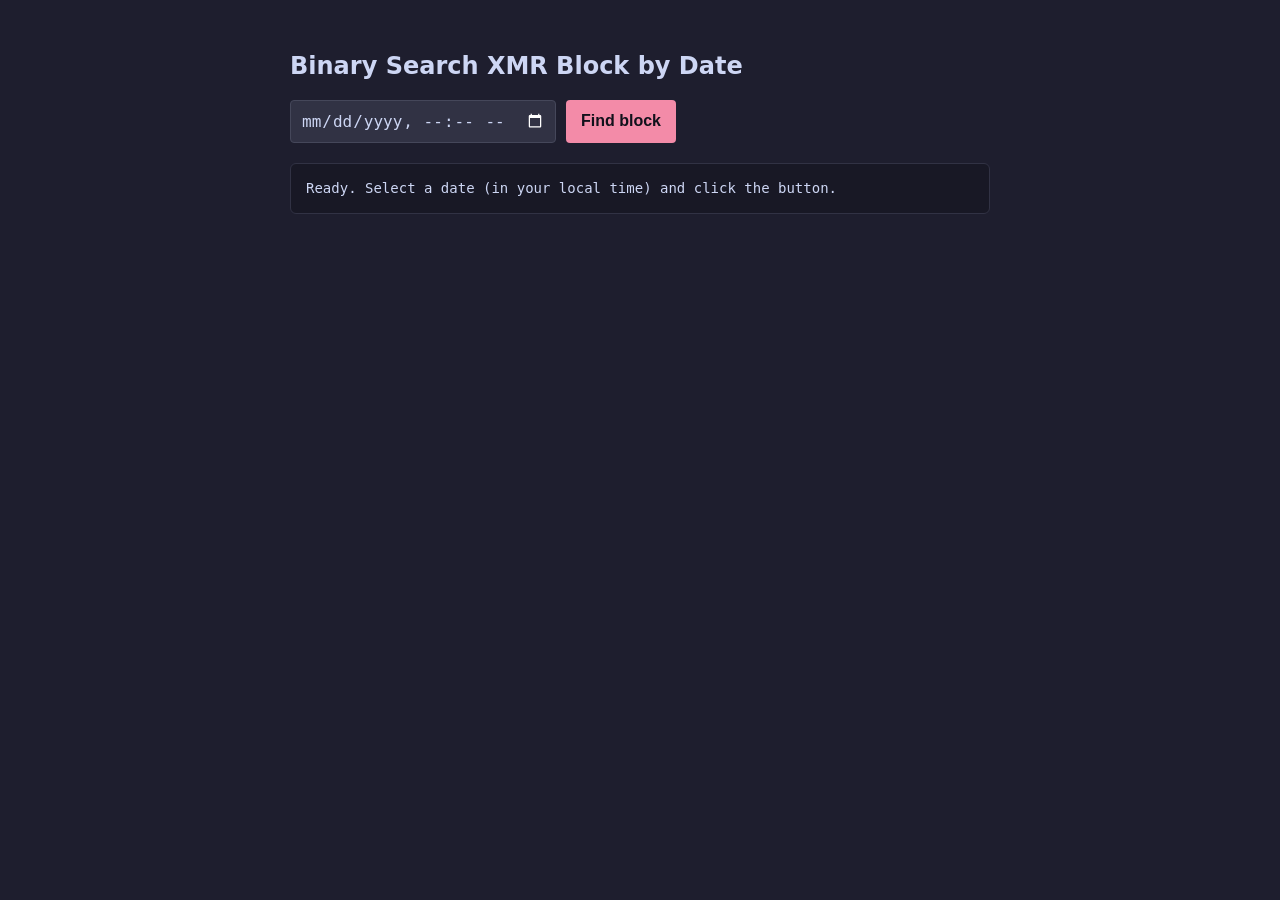
<file: monero-height/minimalistic/monero-height-en.html>
<!DOCTYPE html>
<html lang="en">
<head>
    <meta charset="UTF-8">
    <title>Monero Block Search</title>
    <style>
        body { 
            background: #1e1e2e; color: #cdd6f4; font-family: system-ui, sans-serif; 
            padding: 2rem; max-width: 700px; margin: 0 auto; 
        }
        input { 
            padding: 10px; font-size: 16px; background: #313244; color: #cdd6f4; 
            border: 1px solid #45475a; border-radius: 4px; color-scheme: dark; outline: none;
        }
        button { 
            padding: 10px 15px; font-size: 16px; background: #f38ba8; color: #11111b; 
            border: none; border-radius: 4px; cursor: pointer; font-weight: bold; 
        }
        button:hover { background: #eba0ac; }
        pre { 
            background: #181825; padding: 15px; border-radius: 6px; overflow-x: auto; 
            font-size: 14px; border: 1px solid #313244; line-height: 1.4;
        }
    </style>
</head>
<body>
    <h2>Binary Search XMR Block by Date</h2>
    <div style="display: flex; gap: 10px; margin-bottom: 20px;">
        <input type="datetime-local" id="dateInput">
        <button onclick="findBlock()">Find block</button>
    </div>
    <pre id="output">Ready. Select a date (in your local time) and click the button.</pre>

    <script>
        async function fetchApi(path) {
            const res = await fetch(`https://xmrchain.net/api${path}`);
            if (!res.ok) throw new Error(`HTTP ${res.status}`);
            return await res.json();
        }

        async function findBlock() {
            const out = document.getElementById('output');
            const dateVal = document.getElementById('dateInput').value;
            if (!dateVal) return out.textContent = "Please select a date first!";

            // Convert local datetime to UNIX timestamp
            const targetTs = Math.floor(new Date(dateVal).getTime() / 1000);
            out.textContent = `Searching block for UNIX timestamp: ${targetTs}...\n`;

            try {
                out.textContent += `Fetching current network height...\n`;
                const netInfo = await fetchApi('/networkinfo');
                
                let low = 1;
                let high = netInfo.data.height;
                let bestHeight = 1;
                let bestDiff = Infinity;
                let step = 1;

                out.textContent += `Current height: ${high}. Starting binary search...\n\n`;

                while (low <= high) {
                    let mid = Math.floor((low + high) / 2);
                    out.textContent += `[Step ${step++}] Checking block ${mid}... `;
                    
                    const blockInfo = await fetchApi(`/block/${mid}`);
                    const midTs = blockInfo.data.timestamp;
                    const diff = Math.abs(midTs - targetTs);

                    out.textContent += `(diff ${Math.round(diff / 60)} min)\n`;

                    if (diff < bestDiff) {
                        bestDiff = diff;
                        bestHeight = mid;
                    }

                    if (midTs === targetTs) break;
                    else if (midTs < targetTs) low = mid + 1;
                    else high = mid - 1;
                }

                out.textContent += `\nFetching data for found block ${bestHeight}...\n`;
                const finalBlock = await fetchApi(`/block/${bestHeight}`);
                
                const dateStr = new Date(finalBlock.data.timestamp * 1000)
                    .toISOString().replace('T', ' ').replace('.000Z', ' UTC');
                
                out.textContent += `\n=================================\n🎯 Nearest block found!\n`;
                out.textContent += `Height:     ${bestHeight}\n`;
                out.textContent += `Hash:       ${finalBlock.data.hash}\n`;
                out.textContent += `Timestamp:  ${dateStr}\n`;
                out.textContent += `Difference: ~${Math.round(bestDiff / 60)} min.\n`;

            } catch (err) {
                out.textContent += `\n❌ Error: ${err.message}. xmrchain.net might be unreachable.`;
            }
        }
    </script>
</body>
</html>
</file>
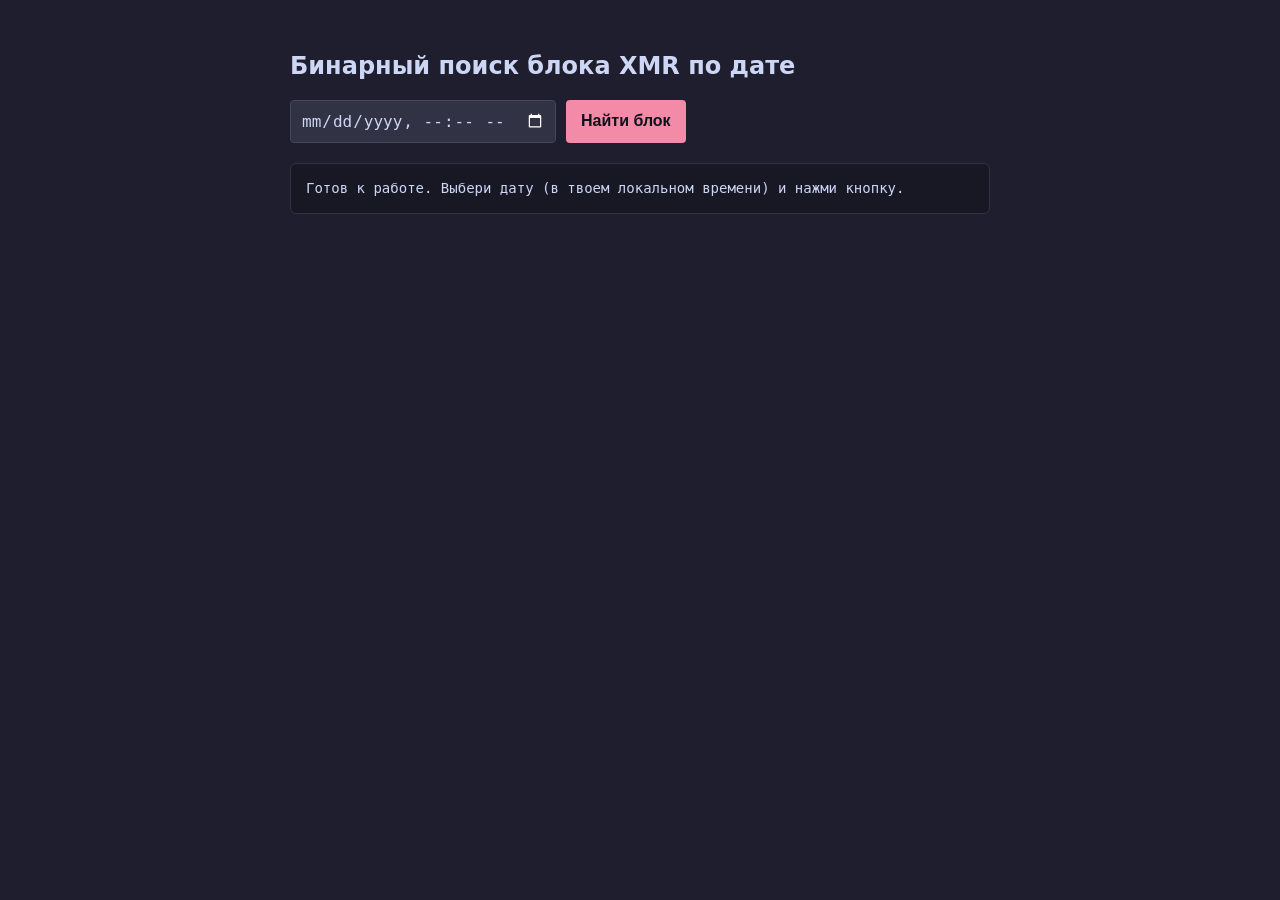
<file: monero-height/minimalistic/monero-height-ru.html>
<!DOCTYPE html>
<html lang="ru">
<head>
    <meta charset="UTF-8">
    <title>Поиск блока Monero</title>
    <style>
        body { 
            background: #1e1e2e; color: #cdd6f4; font-family: system-ui, sans-serif; 
            padding: 2rem; max-width: 700px; margin: 0 auto; 
        }
        input { 
            padding: 10px; font-size: 16px; background: #313244; color: #cdd6f4; 
            border: 1px solid #45475a; border-radius: 4px; color-scheme: dark; outline: none;
        }
        button { 
            padding: 10px 15px; font-size: 16px; background: #f38ba8; color: #11111b; 
            border: none; border-radius: 4px; cursor: pointer; font-weight: bold; 
        }
        button:hover { background: #eba0ac; }
        pre { 
            background: #181825; padding: 15px; border-radius: 6px; overflow-x: auto; 
            font-size: 14px; border: 1px solid #313244; line-height: 1.4;
        }
    </style>
</head>
<body>
    <h2>Бинарный поиск блока XMR по дате</h2>
    <div style="display: flex; gap: 10px; margin-bottom: 20px;">
        <input type="datetime-local" id="dateInput">
        <button onclick="findBlock()">Найти блок</button>
    </div>
    <pre id="output">Готов к работе. Выбери дату (в твоем локальном времени) и нажми кнопку.</pre>

    <script>
        async function fetchApi(path) {
            const res = await fetch(`https://xmrchain.net/api${path}`);
            if (!res.ok) throw new Error(`HTTP ${res.status}`);
            return await res.json();
        }

        async function findBlock() {
            const out = document.getElementById('output');
            const dateVal = document.getElementById('dateInput').value;
            if (!dateVal) return out.textContent = "Сначала выбери дату!";

            // Переводим локальную дату из инпута в UNIX timestamp
            const targetTs = Math.floor(new Date(dateVal).getTime() / 1000);
            out.textContent = `Ищу блок для UNIX-времени: ${targetTs}...\n`;

            try {
                out.textContent += `Получаю текущую высоту сети...\n`;
                const netInfo = await fetchApi('/networkinfo');
                
                let low = 1;
                let high = netInfo.data.height;
                let bestHeight = 1;
                let bestDiff = Infinity;
                let step = 1;

                out.textContent += `Текущая высота: ${high}. Начинаю бинарный поиск...\n\n`;

                while (low <= high) {
                    let mid = Math.floor((low + high) / 2);
                    out.textContent += `[Шаг ${step++}] Проверка блока ${mid}... `;
                    
                    const blockInfo = await fetchApi(`/block/${mid}`);
                    const midTs = blockInfo.data.timestamp;
                    const diff = Math.abs(midTs - targetTs);

                    out.textContent += `(разница ${Math.round(diff / 60)} мин)\n`;

                    if (diff < bestDiff) {
                        bestDiff = diff;
                        bestHeight = mid;
                    }

                    if (midTs === targetTs) break;
                    else if (midTs < targetTs) low = mid + 1;
                    else high = mid - 1;
                }

                out.textContent += `\nЗапрашиваю данные найденного блока ${bestHeight}...\n`;
                const finalBlock = await fetchApi(`/block/${bestHeight}`);
                
                const dateStr = new Date(finalBlock.data.timestamp * 1000)
                    .toISOString().replace('T', ' ').replace('.000Z', ' UTC');
                
                out.textContent += `\n=================================\n🎯 Ближайший блок найден!\n`;
                out.textContent += `Высота: ${bestHeight}\n`;
                out.textContent += `Хэш:    ${finalBlock.data.hash}\n`;
                out.textContent += `Время:  ${dateStr}\n`;
                out.textContent += `Погрешность: ~${Math.round(bestDiff / 60)} мин.\n`;

            } catch (err) {
                out.textContent += `\n❌ Ошибка: ${err.message}. Возможно, xmrchain.net недоступен.`;
            }
        }
    </script>
</body>
</html>
</file>
<file: CCPriceConverter/css/style.css>
/* ==========================================================================
   CCPriceConverter - Design System & Modern Neo-Fintech Styles
   ========================================================================== */

:root {
  /* Color Palette - Dark (Default) */
  --bg-primary: #07090e;
  --bg-secondary: #0d121f;
  --bg-card: rgba(18, 24, 38, 0.75);
  --bg-card-hover: rgba(24, 32, 51, 0.85);
  --bg-input: rgba(13, 18, 31, 0.8);
  --bg-input-focus: rgba(18, 25, 44, 0.95);

  --border-subtle: rgba(255, 255, 255, 0.08);
  --border-accent: rgba(99, 102, 241, 0.35);
  --border-focus: #6366f1;

  --text-main: #f1f5f9;
  --text-muted: #94a3b8;
  --text-dim: #64748b;

  --title-gradient: linear-gradient(135deg, #ffffff 0%, #cbd5e1 50%, #94a3b8 100%);
  --bg-radial-1: rgba(99, 102, 241, 0.08);
  --bg-radial-2: rgba(217, 70, 239, 0.06);
  --bg-radial-3: rgba(13, 18, 31, 0.5);

  --ctrl-btn-bg: rgba(18, 24, 38, 0.6);
  --ctrl-btn-border: rgba(255, 255, 255, 0.08);
  --ctrl-btn-active-bg: rgba(99, 102, 241, 0.18);
  --ctrl-btn-active-border: rgba(99, 102, 241, 0.45);
  --ctrl-btn-active-text: #a5b4fc;

  --primary-accent: #6366f1;
  --primary-gradient: linear-gradient(135deg, #6366f1 0%, #8b5cf6 50%, #d946ef 100%);
  --primary-glow: rgba(99, 102, 241, 0.25);

  /* Status Colors */
  --color-danger: #ef4444;
  --color-danger-bg: rgba(239, 68, 68, 0.12);
  --color-danger-border: rgba(239, 68, 68, 0.3);
  --color-danger-glow: rgba(239, 68, 68, 0.25);

  --color-warning: #f59e0b;
  --color-warning-bg: rgba(245, 158, 11, 0.12);
  --color-warning-border: rgba(245, 158, 11, 0.35);
  --color-warning-glow: rgba(245, 158, 11, 0.2);

  --color-success: #10b981;
  --color-success-bg: rgba(16, 185, 129, 0.12);
  --color-success-border: rgba(16, 185, 129, 0.35);
  --color-success-glow: rgba(16, 185, 129, 0.2);

  /* Typography */
  --font-sans: 'Plus Jakarta Sans', 'Inter', -apple-system, BlinkMacSystemFont, 'Segoe UI', Roboto, sans-serif;
  --font-mono: 'JetBrains Mono', 'Fira Code', monospace;

  /* Transitions & Shadows */
  --transition-smooth: all 0.25s cubic-bezier(0.4, 0, 0.2, 1);
  --shadow-card: 0 10px 30px -10px rgba(0, 0, 0, 0.5), 0 0 0 1px var(--border-subtle);
  --shadow-glow: 0 0 25px var(--primary-glow);
  --radius-lg: 16px;
  --radius-md: 12px;
  --radius-sm: 8px;
}

/* Light Theme Variables */
[data-theme="light"] {
  --bg-primary: #f1f5f9;
  --bg-secondary: #ffffff;
  --bg-card: rgba(255, 255, 255, 0.88);
  --bg-card-hover: rgba(255, 255, 255, 0.98);
  --bg-input: #ffffff;
  --bg-input-focus: #ffffff;

  --border-subtle: rgba(15, 23, 42, 0.08);
  --border-accent: rgba(99, 102, 241, 0.45);
  --border-focus: #4f46e5;

  --text-main: #0f172a;
  --text-muted: #334155;
  --text-dim: #64748b;

  --title-gradient: linear-gradient(135deg, #0f172a 0%, #334155 50%, #475569 100%);
  --bg-radial-1: rgba(99, 102, 241, 0.07);
  --bg-radial-2: rgba(217, 70, 239, 0.05);
  --bg-radial-3: rgba(241, 245, 249, 0.8);

  --ctrl-btn-bg: rgba(255, 255, 255, 0.85);
  --ctrl-btn-border: rgba(15, 23, 42, 0.1);
  --ctrl-btn-active-bg: rgba(99, 102, 241, 0.1);
  --ctrl-btn-active-border: #6366f1;
  --ctrl-btn-active-text: #4f46e5;

  --shadow-card: 0 10px 25px -5px rgba(15, 23, 42, 0.06), 0 0 0 1px rgba(15, 23, 42, 0.05);

  --color-danger: #dc2626;
  --color-danger-bg: rgba(220, 38, 38, 0.08);
  --color-danger-border: rgba(220, 38, 38, 0.35);

  --color-warning: #d97706;
  --color-warning-bg: rgba(217, 119, 6, 0.08);
  --color-warning-border: rgba(217, 119, 6, 0.35);

  --color-success: #059669;
  --color-success-bg: rgba(5, 150, 105, 0.08);
  --color-success-border: rgba(5, 150, 105, 0.35);
}

html {
  scroll-behavior: smooth;
}

*, *::before, *::after {
  box-sizing: border-box;
  margin: 0;
  padding: 0;
}

body {
  font-family: var(--font-sans);
  background-color: var(--bg-primary);
  color: var(--text-main);
  min-height: 100vh;
  line-height: 1.5;
  background-image: 
    radial-gradient(circle at 15% 15%, var(--bg-radial-1) 0%, transparent 45%),
    radial-gradient(circle at 85% 85%, var(--bg-radial-2) 0%, transparent 45%),
    radial-gradient(circle at 50% 50%, var(--bg-radial-3) 0%, transparent 100%);
  background-attachment: fixed;
  padding: 1.75rem 1rem 3rem 1rem;
  overflow-x: hidden;
  -webkit-font-smoothing: antialiased;
  transition: background-color 0.3s ease, color 0.3s ease;
}

/* ==========================================================================
   Top Controls Bar: Language & Theme
   ========================================================================== */
.top-controls-bar {
  display: flex;
  align-items: center;
  justify-content: space-between;
  flex-wrap: wrap;
  gap: 0.75rem;
  padding: 0.65rem 1rem;
  background: var(--bg-card);
  backdrop-filter: blur(16px);
  -webkit-backdrop-filter: blur(16px);
  border: 1px solid var(--border-subtle);
  border-radius: 9999px;
  box-shadow: var(--shadow-card);
  margin-bottom: 0.5rem;
  transition: var(--transition-smooth);
}

.top-controls-main,
.top-controls-extra {
  display: flex;
  align-items: center;
  gap: 0.5rem;
  flex-wrap: wrap;
}

.controls-group {
  display: inline-flex;
  align-items: center;
  background: rgba(0, 0, 0, 0.12);
  border: 1px solid var(--border-subtle);
  border-radius: 9999px;
  padding: 3px;
  gap: 3px;
}

[data-theme="light"] .controls-group {
  background: rgba(15, 23, 42, 0.05);
}

.storage-controls-group {
  padding: 3px 6px;
  gap: 6px;
}

.ctrl-checkbox-label {
  display: inline-flex;
  align-items: center;
  gap: 0.45rem;
  padding: 0.35rem 0.55rem;
  font-size: 0.8rem;
  font-weight: 600;
  color: var(--text-muted);
  cursor: pointer;
  user-select: none;
  border-radius: 9999px;
  transition: var(--transition-smooth);
}

.ctrl-checkbox-label:hover {
  color: var(--text-main);
}

.ctrl-checkbox-text {
  white-space: nowrap;
}

.ctrl-group-divider {
  width: 1px;
  height: 16px;
  background: var(--border-subtle);
  display: inline-block;
  flex-shrink: 0;
}

.clear-keys-btn {
  color: #f87171;
  background: rgba(239, 68, 68, 0.12);
  border: 1px solid rgba(239, 68, 68, 0.35);
}

.clear-keys-btn .ctrl-icon {
  stroke: #f87171;
}

.clear-keys-btn:hover {
  color: #ffffff;
  background: #ef4444;
  border-color: #ef4444;
  box-shadow: 0 2px 12px rgba(239, 68, 68, 0.4);
}

.clear-keys-btn:hover .ctrl-icon {
  stroke: #ffffff;
}

[data-theme="light"] .clear-keys-btn {
  color: #dc2626;
  background: rgba(239, 68, 68, 0.1);
  border-color: rgba(239, 68, 68, 0.3);
}

[data-theme="light"] .clear-keys-btn .ctrl-icon {
  stroke: #dc2626;
}

[data-theme="light"] .clear-keys-btn:hover {
  color: #ffffff;
  background: #dc2626;
  border-color: #dc2626;
}

[data-theme="light"] .clear-keys-btn:hover .ctrl-icon {
  stroke: #ffffff;
}

.custom-checkbox.mini,
.custom-checkbox.mini .checkbox-visual {
  width: 16px;
  height: 16px;
  border-radius: 4px;
}

.custom-checkbox.mini .checkbox-visual svg {
  width: 10px;
  height: 10px;
  stroke-width: 3.2;
}

.ctrl-btn {
  display: inline-flex;
  align-items: center;
  gap: 0.45rem;
  padding: 0.35rem 0.75rem;
  font-size: 0.8rem;
  font-weight: 600;
  color: var(--text-muted);
  background: transparent;
  border: 1px solid transparent;
  border-radius: 9999px;
  cursor: pointer;
  transition: var(--transition-smooth);
  user-select: none;
}

.ctrl-btn.icon-only-btn {
  padding: 0.35rem 0.5rem;
}

.ctrl-btn:hover {
  color: var(--text-main);
  background: rgba(255, 255, 255, 0.05);
}

[data-theme="light"] .ctrl-btn:hover {
  background: rgba(15, 23, 42, 0.05);
}

.ctrl-btn.active {
  color: var(--ctrl-btn-active-text);
  background: var(--ctrl-btn-active-bg);
  border-color: var(--ctrl-btn-active-border);
  box-shadow: 0 2px 8px rgba(99, 102, 241, 0.15);
}

.ctrl-icon {
  width: 14px;
  height: 14px;
  display: inline-block;
  flex-shrink: 0;
}

/* Container */
.app-container {
  max-width: 960px;
  margin: 0 auto;
  display: flex;
  flex-direction: column;
  gap: 2rem;
}

/* Header */
.app-header {
  text-align: center;
  position: relative;
  padding-bottom: 0.5rem;
}

.brand-badge {
  display: inline-flex;
  align-items: center;
  gap: 0.5rem;
  padding: 0.35rem 0.9rem;
  background: rgba(99, 102, 241, 0.12);
  border: 1px solid rgba(99, 102, 241, 0.25);
  border-radius: 9999px;
  font-size: 0.8rem;
  font-weight: 600;
  color: #a5b4fc;
  letter-spacing: 0.05em;
  text-transform: uppercase;
  margin-bottom: 1rem;
}

.brand-badge .pulse-dot {
  width: 7px;
  height: 7px;
  border-radius: 50%;
  background-color: #10b981;
  box-shadow: 0 0 10px #10b981;
  animation: pulse 2s infinite;
}

@keyframes pulse {
  0%, 100% { opacity: 1; transform: scale(1); }
  50% { opacity: 0.4; transform: scale(0.85); }
}

.app-title {
  font-size: 2.35rem;
  font-weight: 800;
  letter-spacing: -0.03em;
  background: var(--title-gradient);
  -webkit-background-clip: text;
  background-clip: text;
  -webkit-text-fill-color: transparent;
  margin-bottom: 0.5rem;
}

.app-subtitle {
  color: var(--text-muted);
  font-size: 1rem;
  max-width: 620px;
  margin: 0 auto;
}

/* Card Style */
.card-section {
  background: var(--bg-card);
  backdrop-filter: blur(16px);
  -webkit-backdrop-filter: blur(16px);
  border: 1px solid var(--border-subtle);
  border-radius: var(--radius-lg);
  padding: 1.75rem;
  box-shadow: var(--shadow-card);
  transition: var(--transition-smooth);
  position: relative;
  overflow: hidden;
  scroll-margin-top: 1.5rem;
}

.card-section::before {
  content: '';
  position: absolute;
  top: 0;
  left: 0;
  right: 0;
  height: 2px;
  background: linear-gradient(90deg, transparent, rgba(99, 102, 241, 0.3), transparent);
}

.section-header {
  display: flex;
  align-items: center;
  justify-content: space-between;
  margin-bottom: 1.25rem;
  padding-bottom: 0.75rem;
  border-bottom: 1px solid var(--border-subtle);
}

.section-title {
  font-size: 1.15rem;
  font-weight: 700;
  color: var(--text-main);
  display: flex;
  align-items: center;
  gap: 0.6rem;
}

.section-badge {
  font-size: 0.75rem;
  padding: 0.2rem 0.6rem;
  border-radius: 9999px;
  background: rgba(255, 255, 255, 0.06);
  color: var(--text-muted);
  font-family: var(--font-mono);
}

/* ==========================================================================
   Section 1: Providers
   ========================================================================== */
.providers-list {
  display: flex;
  flex-direction: column;
  gap: 0.85rem;
}

.provider-row {
  display: flex;
  align-items: center;
  justify-content: space-between;
  gap: 1rem;
  background: rgba(13, 18, 31, 0.5);
  border: 1px solid var(--border-subtle);
  border-radius: var(--radius-md);
  padding: 0.85rem 1.1rem;
  transition: var(--transition-smooth);
}

.provider-row:hover {
  background: var(--bg-card-hover);
  border-color: rgba(99, 102, 241, 0.25);
}

.provider-row.active {
  border-color: rgba(99, 102, 241, 0.4);
  background: rgba(99, 102, 241, 0.05);
}

/* CoinMarketCap Row Layout States */
#provider-row-coinmarketcap.hint-expanded {
  flex-direction: column;
  align-items: stretch;
  gap: 0.75rem;
}

#provider-row-coinmarketcap.hint-collapsed {
  flex-direction: row;
  align-items: center;
  justify-content: space-between;
  gap: 1rem;
}

#provider-row-coinmarketcap.hint-collapsed #cmc-proxy-hint-bar {
  display: none !important;
}

.provider-row-main {
  display: flex;
  align-items: center;
  justify-content: space-between;
  gap: 1rem;
  width: 100%;
}

.provider-label-group {
  display: flex;
  align-items: center;
  gap: 0.6rem;
  flex-shrink: 0;
}

/* Toggle Badge right next to "API Key" */
.cmc-hint-toggle-badge {
  display: inline-flex;
  align-items: center;
  gap: 0.25rem;
  padding: 0.15rem 0.45rem;
  background: rgba(99, 102, 241, 0.12);
  border: 1px solid rgba(99, 102, 241, 0.28);
  border-radius: 9999px;
  font-size: 0.72rem;
  color: #a5b4fc;
  cursor: pointer;
  transition: var(--transition-smooth);
  user-select: none;
}

.cmc-hint-toggle-badge:hover {
  background: rgba(99, 102, 241, 0.24);
  border-color: rgba(99, 102, 241, 0.45);
  color: #ffffff;
  transform: translateY(-1px);
}

.cmc-hint-toggle-badge .badge-icon {
  font-size: 0.75rem;
  line-height: 1;
}

.cmc-hint-toggle-badge .chevron-icon {
  width: 12px;
  height: 12px;
  transition: transform 0.25s cubic-bezier(0.4, 0, 0.2, 1);
}

/* When collapsed: chevron rotates to point down */
.cmc-hint-toggle-badge.collapsed .chevron-icon {
  transform: rotate(180deg);
}

.cmc-hint-toggle-badge.collapsed {
  background: rgba(255, 255, 255, 0.05);
  border-color: var(--border-subtle);
  color: var(--text-dim);
}

.cmc-hint-toggle-badge.collapsed:hover {
  background: rgba(99, 102, 241, 0.15);
  border-color: rgba(99, 102, 241, 0.35);
  color: var(--text-main);
}

[data-theme="light"] .cmc-hint-toggle-badge {
  background: rgba(99, 102, 241, 0.08);
  border-color: rgba(99, 102, 241, 0.25);
  color: #4f46e5;
}

[data-theme="light"] .cmc-hint-toggle-badge.collapsed {
  background: rgba(15, 23, 42, 0.05);
  border-color: rgba(15, 23, 42, 0.1);
  color: #64748b;
}

[data-theme="light"] .cmc-hint-toggle-badge.collapsed:hover {
  background: rgba(99, 102, 241, 0.12);
  color: #4338ca;
}

/* Permanent CMC Hint Bar when expanded */
.provider-hint-bar {
  display: flex;
  align-items: center;
  gap: 0.55rem;
  font-size: 0.8rem;
  color: var(--text-muted);
  background: rgba(99, 102, 241, 0.08);
  border: 1px dashed rgba(99, 102, 241, 0.28);
  border-radius: var(--radius-sm);
  padding: 0.5rem 0.85rem;
  line-height: 1.45;
  width: 100%;
  transition: var(--transition-smooth);
}

.provider-hint-bar .hint-icon {
  font-size: 0.95rem;
  line-height: 1;
  flex-shrink: 0;
}

.provider-hint-bar .hint-text {
  flex: 1;
}

.provider-hint-bar code {
  font-family: var(--font-mono);
  font-size: 0.76rem;
  padding: 0.12rem 0.38rem;
  border-radius: 4px;
  background: rgba(0, 0, 0, 0.3);
  color: #a5b4fc;
  border: 1px solid rgba(255, 255, 255, 0.08);
}

.provider-hint-bar .hint-link {
  color: #a5b4fc;
  text-decoration: underline;
  text-underline-offset: 2px;
  font-weight: 600;
  transition: var(--transition-smooth);
}

.provider-hint-bar .hint-link:hover {
  color: #ffffff;
}

[data-theme="light"] .provider-hint-bar {
  background: rgba(99, 102, 241, 0.06);
  border-color: rgba(99, 102, 241, 0.35);
  color: #334155;
}

[data-theme="light"] .provider-hint-bar code {
  background: #ffffff;
  color: #4f46e5;
  border-color: rgba(99, 102, 241, 0.25);
}

[data-theme="light"] .provider-hint-bar .hint-link {
  color: #4f46e5;
}

[data-theme="light"] .provider-hint-bar .hint-link:hover {
  color: #312e81;
}

.provider-label-wrap {
  display: flex;
  align-items: center;
  gap: 0.85rem;
  cursor: pointer;
  user-select: none;
  flex-shrink: 0;
}

/* Modern Checkbox */
.custom-checkbox {
  position: relative;
  display: inline-flex;
  align-items: center;
  justify-content: center;
  width: 20px;
  height: 20px;
}

.custom-checkbox input[type="checkbox"] {
  position: absolute;
  opacity: 0;
  cursor: pointer;
  height: 0;
  width: 0;
}

.checkbox-visual {
  width: 20px;
  height: 20px;
  background-color: var(--bg-input);
  border: 1.5px solid var(--border-subtle);
  border-radius: 6px;
  display: flex;
  align-items: center;
  justify-content: center;
  transition: var(--transition-smooth);
}

.custom-checkbox input:checked ~ .checkbox-visual {
  background: var(--primary-gradient);
  border-color: #8b5cf6;
  box-shadow: 0 0 10px rgba(99, 102, 241, 0.4);
}

.custom-checkbox input:disabled ~ .checkbox-visual {
  opacity: 0.6;
  cursor: not-allowed;
  filter: grayscale(0.5);
}

.checkbox-visual svg {
  display: none;
  width: 13px;
  height: 13px;
  stroke: #ffffff;
  stroke-width: 3;
}

.custom-checkbox input:checked ~ .checkbox-visual svg {
  display: block;
}

.provider-info {
  display: flex;
  align-items: center;
  gap: 0.7rem;
}

.provider-icon {
  width: 26px;
  height: 26px;
  border-radius: 6px;
  display: flex;
  align-items: center;
  justify-content: center;
  font-weight: 700;
  font-size: 0.75rem;
}

.icon-llama { background: #e0e7ff; color: #4338ca; }
.icon-cmc { background: #2563eb; color: #ffffff; }
.icon-gecko { background: #84cc16; color: #1e3a8a; }
.icon-paprika { background: #ea580c; color: #ffffff; }

.provider-name {
  font-weight: 600;
  font-size: 0.95rem;
  color: var(--text-main);
}

.provider-tag {
  font-size: 0.72rem;
  padding: 0.15rem 0.45rem;
  border-radius: 4px;
  background: rgba(255, 255, 255, 0.05);
  color: var(--text-dim);
}

/* API Key Input Container */
.api-key-container {
  flex: 1;
  max-width: 500px;
  display: flex;
  align-items: center;
  gap: 0.65rem;
  transition: all 0.3s cubic-bezier(0.4, 0, 0.2, 1);
  opacity: 0;
  transform: translateX(10px);
  pointer-events: none;
  visibility: hidden;
}

.api-key-container.visible {
  opacity: 1;
  transform: translateX(0);
  pointer-events: auto;
  visibility: visible;
}

/* Keyless Checkbox Toggle Wrap */
.keyless-option-wrap {
  display: inline-flex;
  align-items: center;
  gap: 0.45rem;
  cursor: pointer;
  user-select: none;
  flex-shrink: 0;
  padding: 0.35rem 0.65rem;
  background: rgba(255, 255, 255, 0.04);
  border: 1px solid var(--border-subtle);
  border-radius: var(--radius-sm);
  transition: var(--transition-smooth);
}

.keyless-option-wrap:hover {
  background: rgba(99, 102, 241, 0.1);
  border-color: rgba(99, 102, 241, 0.35);
}

.keyless-option-wrap .keyless-text {
  font-size: 0.78rem;
  font-weight: 600;
  color: var(--text-muted);
  white-space: nowrap;
  transition: color 0.2s ease;
}

.keyless-option-wrap input:checked ~ .checkbox-visual + .keyless-text {
  color: #a5b4fc;
}

[data-theme="light"] .keyless-option-wrap {
  background: rgba(15, 23, 42, 0.04);
  border-color: rgba(15, 23, 42, 0.12);
}

[data-theme="light"] .keyless-option-wrap:hover {
  background: rgba(99, 102, 241, 0.08);
  border-color: rgba(99, 102, 241, 0.25);
}

[data-theme="light"] .keyless-option-wrap input:checked ~ .checkbox-visual + .keyless-text {
  color: #4f46e5;
}

/* Custom Checkbox Small variant */
.custom-checkbox-sm {
  width: 17px;
  height: 17px;
}

.custom-checkbox-sm .checkbox-visual {
  width: 17px;
  height: 17px;
  border-radius: 4px;
}

.custom-checkbox-sm .checkbox-visual svg {
  width: 11px;
  height: 11px;
}

.api-key-wrapper {
  position: relative;
  width: 100%;
  display: flex;
  align-items: center;
  transition: opacity 0.25s ease, filter 0.25s ease;
}

/* Keyless mode - dimmed input */
.api-key-wrapper.keyless-mode {
  opacity: 0.42;
  cursor: pointer;
}

.api-key-wrapper.keyless-mode .api-key-input {
  cursor: pointer;
  background: rgba(0, 0, 0, 0.15);
}

[data-theme="light"] .api-key-wrapper.keyless-mode .api-key-input {
  background: rgba(15, 23, 42, 0.03);
}

.api-key-wrapper.keyless-mode .key-toggle-btn {
  opacity: 0.4;
  pointer-events: none;
}

.key-status-indicator {
  position: absolute;
  left: 0.65rem;
  top: 50%;
  transform: translateY(-50%);
  display: inline-flex;
  align-items: center;
  justify-content: center;
  width: 20px;
  height: 20px;
  font-size: 0.95rem;
  line-height: 1;
  cursor: help;
  user-select: none;
  z-index: 2;
  transition: opacity 0.2s ease, transform 0.2s ease;
}

.key-status-indicator.is-hidden {
  opacity: 0;
  pointer-events: none;
}

.key-status-indicator.saved .strike-line {
  display: none;
}

.key-status-indicator.not-saved {
  position: absolute;
}

.key-status-indicator.not-saved .strike-line {
  display: block;
  position: absolute;
  top: 50%;
  left: -2px;
  width: 24px;
  height: 2.5px;
  background-color: #ef4444;
  border-radius: 2px;
  transform: rotate(-45deg);
  box-shadow: 0 0 3px rgba(0, 0, 0, 0.8);
  pointer-events: none;
}

.api-key-input {
  width: 100%;
  background: var(--bg-input);
  border: 1px solid var(--border-subtle);
  border-radius: var(--radius-sm);
  padding: 0.45rem 2.2rem 0.45rem 2.2rem;
  color: var(--text-main);
  font-family: var(--font-mono);
  font-size: 0.82rem;
  outline: none;
  transition: var(--transition-smooth);
}

.api-key-input:focus {
  border-color: var(--border-focus);
  background: var(--bg-input-focus);
  box-shadow: 0 0 0 2px rgba(99, 102, 241, 0.2);
}

.key-toggle-btn {
  position: absolute;
  right: 0.5rem;
  background: none;
  border: none;
  color: var(--text-dim);
  cursor: pointer;
  padding: 0.2rem;
  display: flex;
  align-items: center;
  justify-content: center;
  transition: var(--transition-smooth);
}

.key-toggle-btn:hover {
  color: var(--text-main);
}

/* ==========================================================================
   Section 2: Input (Buy & Sell Columns)
   ========================================================================== */
.input-grid {
  display: grid;
  grid-template-columns: 1fr 1fr;
  gap: 1.5rem;
  margin-bottom: 1.75rem;
}

.trade-column {
  background: rgba(13, 18, 31, 0.4);
  border: 1px solid var(--border-subtle);
  border-radius: var(--radius-md);
  padding: 1.25rem;
  position: relative;
  transition: var(--transition-smooth);
}

.trade-column:focus-within {
  border-color: var(--border-accent);
}

.column-header {
  display: flex;
  align-items: center;
  justify-content: space-between;
  margin-bottom: 1rem;
}

.column-label {
  font-size: 0.85rem;
  text-transform: uppercase;
  font-weight: 700;
  letter-spacing: 0.05em;
}

.trade-column.sell .column-label {
  color: #fb923c;
}

.trade-column.buy .column-label {
  color: #38bdf8;
}

.column-badge {
  font-size: 0.7rem;
  padding: 0.15rem 0.5rem;
  border-radius: 9999px;
  background: rgba(255, 255, 255, 0.05);
  color: var(--text-dim);
}

.field-group {
  margin-bottom: 1rem;
}

.field-group:last-child {
  margin-bottom: 0;
}

.field-label {
  display: block;
  font-size: 0.75rem;
  font-weight: 600;
  color: var(--text-muted);
  margin-bottom: 0.4rem;
}

.custom-select-wrapper {
  position: relative;
}

.custom-select {
  width: 100%;
  appearance: none;
  background: var(--bg-input);
  border: 1px solid var(--border-subtle);
  border-radius: var(--radius-sm);
  padding: 0.65rem 2.2rem 0.65rem 0.85rem;
  color: var(--text-main);
  font-size: 0.92rem;
  font-weight: 600;
  outline: none;
  cursor: pointer;
  transition: var(--transition-smooth);
}

.custom-select:focus {
  border-color: var(--border-focus);
  background: var(--bg-input-focus);
}

.select-arrow {
  position: absolute;
  right: 0.85rem;
  top: 50%;
  transform: translateY(-50%);
  pointer-events: none;
  color: var(--text-dim);
}

.number-input-wrapper {
  position: relative;
}

.number-input {
  width: 100%;
  background: var(--bg-input);
  border: 1px solid var(--border-subtle);
  border-radius: var(--radius-sm);
  padding: 0.65rem 0.85rem;
  color: var(--text-main);
  font-family: var(--font-mono);
  font-size: 1.05rem;
  font-weight: 600;
  outline: none;
  transition: var(--transition-smooth);
}

.number-input:focus {
  border-color: var(--border-focus);
  background: var(--bg-input-focus);
  box-shadow: 0 0 0 2px rgba(99, 102, 241, 0.2);
}

/* Calculate Button */
.action-button-container {
  display: flex;
  justify-content: center;
  margin-top: 0.5rem;
}

.btn-calculate {
  position: relative;
  display: inline-flex;
  align-items: center;
  justify-content: center;
  gap: 0.75rem;
  min-width: 260px;
  padding: 0.85rem 2.2rem;
  background: var(--primary-gradient);
  color: #ffffff;
  border: none;
  border-radius: var(--radius-md);
  font-size: 1rem;
  font-weight: 700;
  cursor: pointer;
  transition: var(--transition-smooth);
  box-shadow: 0 4px 20px rgba(99, 102, 241, 0.35);
  overflow: hidden;
}

.btn-calculate:hover:not(:disabled) {
  transform: translateY(-2px);
  box-shadow: 0 8px 30px rgba(99, 102, 241, 0.5);
  filter: brightness(1.08);
}

.btn-calculate:active:not(:disabled) {
  transform: translateY(0);
}

.btn-calculate:disabled {
  background: #334155;
  color: #94a3b8;
  cursor: not-allowed;
  box-shadow: none;
  transform: none;
}

.btn-calculate .cooldown-bar {
  position: absolute;
  bottom: 0;
  left: 0;
  height: 3px;
  background: #38bdf8;
  width: 0%;
  transition: width 3s linear;
}

.btn-calculate.cooling .cooldown-bar {
  width: 100%;
}

.btn-icon {
  width: 18px;
  height: 18px;
  transition: transform 0.3s ease;
}

.btn-calculate:hover .btn-icon {
  transform: rotate(45deg);
}

/* ==========================================================================
   Section 3: Output (Provider Cards)
   ========================================================================== */
.output-section-header {
  display: flex;
  align-items: center;
  justify-content: space-between;
  margin-bottom: 1.25rem;
}

.output-cards-grid {
  display: grid;
  grid-template-columns: 1fr;
  gap: 1.25rem;
}

.provider-card {
  background: rgba(13, 18, 31, 0.65);
  border: 1px solid var(--border-subtle);
  border-radius: var(--radius-md);
  padding: 1.4rem;
  transition: var(--transition-smooth);
  position: relative;
  overflow: hidden;
}

.provider-card:hover {
  border-color: rgba(255, 255, 255, 0.15);
  transform: translateY(-1px);
}

.provider-card-header {
  display: flex;
  align-items: center;
  justify-content: space-between;
  margin-bottom: 1.1rem;
  padding-bottom: 0.65rem;
  border-bottom: 1px solid var(--border-subtle);
}

.card-provider-title {
  display: flex;
  align-items: center;
  gap: 0.6rem;
  font-size: 1.05rem;
  font-weight: 700;
}

.card-provider-mode-tag {
  font-size: 0.68rem;
  font-weight: 600;
  padding: 0.12rem 0.5rem;
  border-radius: 9999px;
  background: rgba(255, 255, 255, 0.06);
  color: var(--text-muted);
  letter-spacing: 0.02em;
  font-family: var(--font-mono);
}

[data-theme="light"] .card-provider-mode-tag {
  background: rgba(15, 23, 42, 0.06);
  color: #475569;
}

.card-status-badge {
  font-size: 0.72rem;
  font-family: var(--font-mono);
  padding: 0.2rem 0.55rem;
  border-radius: 9999px;
  display: flex;
  align-items: center;
  gap: 0.35rem;
}

.status-success {
  background: var(--color-success-bg);
  color: var(--color-success);
  border: 1px solid var(--color-success-border);
}

.status-loading {
  background: rgba(99, 102, 241, 0.15);
  color: #818cf8;
  border: 1px solid rgba(99, 102, 241, 0.3);
}

.status-error {
  background: var(--color-danger-bg);
  color: var(--color-danger);
  border: 1px solid var(--color-danger-border);
}

/* Card Body Layout */
.card-content-grid {
  display: grid;
  grid-template-columns: repeat(auto-fit, minmax(210px, 1fr));
  gap: 1.1rem;
  margin-bottom: 1.25rem;
}

.metric-box {
  background: rgba(7, 9, 14, 0.5);
  border: 1px solid var(--border-subtle);
  border-radius: var(--radius-sm);
  padding: 0.85rem;
}

.metric-box-title {
  font-size: 0.72rem;
  font-weight: 600;
  text-transform: uppercase;
  color: var(--text-dim);
  letter-spacing: 0.05em;
  margin-bottom: 0.35rem;
}

.metric-box-value {
  font-family: var(--font-mono);
  font-size: 1.1rem;
  font-weight: 700;
  color: var(--text-main);
}

.metric-box-sub {
  font-size: 0.75rem;
  color: var(--text-dim);
  margin-top: 0.2rem;
}

/* Difference & Loss/Profit Banner */
.difference-banner {
  border-radius: var(--radius-md);
  padding: 1.1rem 1.25rem;
  display: flex;
  align-items: center;
  justify-content: space-between;
  flex-wrap: wrap;
  gap: 0.75rem;
  transition: var(--transition-smooth);
}

/* Color Coding Rules */
/* Rule 1: Loss > 20 USD => RED */
.difference-banner.loss-high {
  background: var(--color-danger-bg);
  border: 1.5px solid var(--color-danger);
  box-shadow: 0 0 20px var(--color-danger-glow);
}

.difference-banner.loss-high .diff-value {
  color: var(--color-danger);
}

/* Rule 2: Loss 0 - 20 USD => YELLOW */
.difference-banner.loss-low {
  background: var(--color-warning-bg);
  border: 1.5px solid var(--color-warning);
  box-shadow: 0 0 20px var(--color-warning-glow);
}

.difference-banner.loss-low .diff-value {
  color: var(--color-warning);
}

/* Rule 3: Profit => GREEN with RED (WTF?) */
.difference-banner.profit {
  background: var(--color-success-bg);
  border: 1.5px solid var(--color-success);
  box-shadow: 0 0 20px var(--color-success-glow);
}

.difference-banner.profit .diff-value {
  color: var(--color-success);
}

.wtf-badge {
  color: #ef4444;
  font-weight: 900;
  font-family: var(--font-mono);
  font-size: 1.1rem;
  margin-left: 0.4rem;
  animation: bounce 1s infinite alternate;
  display: inline-block;
}

@keyframes bounce {
  from { transform: translateY(0); }
  to { transform: translateY(-3px); }
}

.diff-header-text {
  font-size: 0.78rem;
  font-weight: 700;
  text-transform: uppercase;
  letter-spacing: 0.05em;
  color: var(--text-muted);
}

.diff-value-group {
  display: flex;
  align-items: baseline;
  gap: 0.5rem;
}

.diff-value {
  font-family: var(--font-mono);
  font-size: 1.55rem;
  font-weight: 800;
  letter-spacing: -0.02em;
}

.diff-percent-row {
  font-family: var(--font-mono);
  font-size: 0.85rem;
  font-weight: 600;
  display: flex;
  align-items: center;
  gap: 0.35rem;
  color: var(--text-muted);
}

/* Placeholder state when no calculation yet */
.output-empty-state {
  text-align: center;
  padding: 3rem 1.5rem;
  color: var(--text-dim);
  background: rgba(13, 18, 31, 0.3);
  border: 1px dashed var(--border-subtle);
  border-radius: var(--radius-md);
}

.empty-icon {
  width: 44px;
  height: 44px;
  margin-bottom: 0.75rem;
  stroke: var(--text-dim);
  opacity: 0.7;
}

/* Footer & Help */
.app-footer {
  text-align: center;
  font-size: 0.82rem;
  color: var(--text-dim);
  padding: 1rem 0;
  border-top: 1px solid var(--border-subtle);
  display: flex;
  flex-direction: column;
  gap: 0.4rem;
}

.footer-link {
  color: #a5b4fc;
  text-decoration: none;
  transition: var(--transition-smooth);
}

.footer-link:hover {
  text-decoration: underline;
  color: #ffffff;
}

.footer-links {
  display: flex;
  align-items: center;
  justify-content: center;
  gap: 0.75rem;
  margin-top: 0.25rem;
}

.footer-github-link {
  display: inline-flex;
  align-items: center;
  gap: 0.45rem;
  color: var(--text-muted);
  text-decoration: none;
  font-family: var(--font-mono);
  font-size: 0.8rem;
  padding: 0.25rem 0.65rem;
  border-radius: var(--radius-sm);
  border: 1px solid var(--border-subtle);
  background: rgba(255, 255, 255, 0.03);
  transition: var(--transition-smooth);
}

.footer-github-link:hover {
  color: var(--text-main);
  border-color: rgba(99, 102, 241, 0.4);
  background: rgba(99, 102, 241, 0.1);
  transform: translateY(-1px);
}

.footer-github-icon {
  flex-shrink: 0;
  transition: var(--transition-smooth);
}

.footer-github-link:hover .footer-github-icon {
  color: #818cf8;
}

[data-theme="light"] .footer-github-link {
  background: rgba(15, 23, 42, 0.03);
}

[data-theme="light"] .footer-github-link:hover {
  color: #1e1b4b;
  border-color: rgba(99, 102, 241, 0.5);
  background: rgba(99, 102, 241, 0.08);
}

/* Additional Light Mode Overrides */
[data-theme="light"] .brand-badge {
  background: rgba(99, 102, 241, 0.08);
  border-color: rgba(99, 102, 241, 0.25);
  color: #4f46e5;
}

[data-theme="light"] .provider-row {
  background: rgba(248, 250, 252, 0.8);
  border-color: rgba(15, 23, 42, 0.08);
}

[data-theme="light"] .provider-row:hover {
  background: #ffffff;
  border-color: rgba(99, 102, 241, 0.3);
}

[data-theme="light"] .provider-row.active {
  background: rgba(99, 102, 241, 0.06);
  border-color: rgba(99, 102, 241, 0.35);
}

[data-theme="light"] .checkbox-visual {
  background: #ffffff;
  border-color: rgba(15, 23, 42, 0.2);
}

[data-theme="light"] .trade-column {
  background: rgba(248, 250, 252, 0.7);
  border-color: rgba(15, 23, 42, 0.08);
}

[data-theme="light"] .metric-box {
  background: rgba(248, 250, 252, 0.85);
  border-color: rgba(15, 23, 42, 0.08);
}

[data-theme="light"] .provider-card {
  background: rgba(255, 255, 255, 0.85);
  border-color: rgba(15, 23, 42, 0.08);
  box-shadow: 0 4px 15px rgba(0, 0, 0, 0.03);
}

[data-theme="light"] .output-empty-state {
  background: rgba(248, 250, 252, 0.6);
  border-color: rgba(15, 23, 42, 0.12);
}

[data-theme="light"] .btn-calculate:disabled {
  background: #cbd5e1;
  color: #64748b;
}

/* Responsive adjustments */
@media (max-width: 768px) {
  body {
    padding: 1.25rem 0.75rem;
  }

  .app-title {
    font-size: 1.75rem;
  }

  .input-grid {
    grid-template-columns: 1fr;
    gap: 1rem;
  }

  .provider-row,
  .provider-row-main {
    flex-direction: column;
    align-items: stretch;
    gap: 0.75rem;
  }

  .api-key-container {
    max-width: 100%;
  }

  .btn-calculate {
    width: 100%;
  }

  .difference-banner {
    flex-direction: column;
    align-items: flex-start;
  }
}

@media (max-width: 640px) {
  .top-controls-bar {
    flex-direction: column;
    align-items: stretch;
    border-radius: var(--radius-md);
    gap: 0.6rem;
  }
  
  .top-controls-main,
  .top-controls-extra {
    width: 100%;
    justify-content: center;
  }

  .controls-group {
    justify-content: center;
    width: 100%;
  }

  .storage-controls-group {
    justify-content: space-between;
  }

  .ctrl-btn {
    flex: 1;
    justify-content: center;
  }
}

/* ==========================================================================
   Documentation Page Styles (instructions.html)
   ========================================================================== */
.doc-code-block {
  background: var(--bg-input);
  border: 1px solid var(--border-subtle);
  border-radius: var(--radius-sm);
  padding: 0.85rem 1.1rem;
  font-family: var(--font-mono);
  font-size: 0.88rem;
  color: var(--text-main);
  overflow-x: auto;
  margin: 0.6rem 0 1rem 0;
  line-height: 1.6;
}

[data-theme="light"] .doc-code-block {
  background: #f8fafc;
  border-color: rgba(15, 23, 42, 0.1);
  color: #0f172a;
}

.doc-step-list {
  display: flex;
  flex-direction: column;
  gap: 1rem;
  margin-top: 1rem;
}

.doc-step-item {
  display: flex;
  gap: 1rem;
  align-items: flex-start;
  background: rgba(13, 18, 31, 0.4);
  border: 1px solid var(--border-subtle);
  border-radius: var(--radius-md);
  padding: 1rem 1.25rem;
}

[data-theme="light"] .doc-step-item {
  background: rgba(248, 250, 252, 0.8);
  border-color: rgba(15, 23, 42, 0.08);
}

.doc-step-num {
  width: 28px;
  height: 28px;
  border-radius: 50%;
  background: var(--primary-gradient);
  color: #ffffff;
  display: flex;
  align-items: center;
  justify-content: center;
  font-weight: 700;
  font-size: 0.85rem;
  flex-shrink: 0;
}

.doc-step-content {
  flex: 1;
}

.doc-step-title {
  font-weight: 700;
  font-size: 1rem;
  margin-bottom: 0.35rem;
  color: var(--text-main);
}

.raw-links-group {
  display: flex;
  flex-wrap: wrap;
  gap: 0.75rem;
  margin-top: 1rem;
}

.raw-file-badge {
  display: inline-flex;
  align-items: center;
  gap: 0.45rem;
  padding: 0.5rem 0.85rem;
  background: var(--bg-card);
  border: 1px solid var(--border-subtle);
  border-radius: var(--radius-sm);
  color: var(--text-main);
  text-decoration: none;
  font-size: 0.85rem;
  font-family: var(--font-mono);
  transition: var(--transition-smooth);
}

.raw-file-badge:hover {
  border-color: var(--primary-accent);
  color: #818cf8;
  transform: translateY(-1px);
}

.doc-step-content a {
  color: #a5b4fc;
  transition: var(--transition-smooth);
}

[data-theme="light"] .doc-step-content a {
  color: #4f46e5;
}

.doc-alert-warning {
  margin-top: 0.85rem;
  padding: 0.85rem 1.1rem;
  border-radius: var(--radius-sm);
  background: rgba(239, 68, 68, 0.12);
  border: 1px solid rgba(239, 68, 68, 0.35);
  color: #fca5a5;
  font-size: 0.9rem;
  line-height: 1.55;
}

.doc-alert-warning a {
  color: #a5b4fc;
  text-decoration: underline;
  text-underline-offset: 3px;
  font-weight: 600;
  transition: var(--transition-smooth);
}

.doc-alert-warning a:hover {
  color: #c7d2fe;
}

.doc-alert-warning code {
  background: rgba(0, 0, 0, 0.25);
  padding: 0.15rem 0.35rem;
  border-radius: 4px;
  font-family: var(--font-mono);
  font-size: 0.85em;
  color: #fee2e2;
}

[data-theme="light"] .doc-alert-warning {
  background: #fef2f2;
  border-color: #f87171;
  color: #991b1b;
}

[data-theme="light"] .doc-alert-warning strong {
  color: #7f1d1d;
}

[data-theme="light"] .doc-alert-warning a {
  color: #b91c1c;
  text-decoration: underline;
  font-weight: 700;
}

[data-theme="light"] .doc-alert-warning a:hover {
  color: #7f1d1d;
}

[data-theme="light"] .doc-alert-warning code {
  background: #fee2e2;
  border: 1px solid #fca5a5;
  color: #7f1d1d;
}

/* Table of Contents (TOC) Component */
.doc-toc {
  padding: 1.25rem 1.5rem;
  margin-bottom: 0.75rem;
  border: 1px solid var(--border-accent);
  background: var(--bg-card);
}

.doc-toc-header {
  display: flex;
  align-items: center;
  justify-content: space-between;
  margin-bottom: 1rem;
  padding-bottom: 0.65rem;
  border-bottom: 1px solid var(--border-subtle);
}

.doc-toc-title {
  display: inline-flex;
  align-items: center;
  gap: 0.5rem;
  font-weight: 700;
  font-size: 1rem;
  color: var(--text-main);
  letter-spacing: -0.01em;
}

.doc-toc-grid {
  display: grid;
  grid-template-columns: repeat(auto-fit, minmax(240px, 1fr));
  gap: 0.75rem;
}

.doc-toc-item {
  display: flex;
  align-items: center;
  gap: 0.75rem;
  padding: 0.75rem 1rem;
  border-radius: var(--radius-md);
  background: rgba(18, 25, 44, 0.85);
  border: 1px solid rgba(99, 102, 241, 0.3);
  color: var(--text-main);
  font-size: 0.88rem;
  text-decoration: none;
  font-weight: 600;
  box-shadow: 0 2px 8px rgba(0, 0, 0, 0.3);
  transition: var(--transition-smooth);
}

.doc-toc-icon {
  font-size: 1.1rem;
  width: 32px;
  height: 32px;
  display: flex;
  align-items: center;
  justify-content: center;
  border-radius: 8px;
  background: rgba(255, 255, 255, 0.08);
  flex-shrink: 0;
  line-height: 1;
}

.doc-toc-text {
  flex: 1;
  white-space: nowrap;
  overflow: hidden;
  text-overflow: ellipsis;
}

.doc-toc-item::after {
  content: '→';
  font-size: 0.95rem;
  opacity: 0.45;
  margin-left: auto;
  transition: transform 0.2s ease, opacity 0.2s ease, color 0.2s ease;
}

.doc-toc-item:hover {
  border-color: var(--primary-accent);
  color: #a5b4fc;
  background: rgba(99, 102, 241, 0.18);
  box-shadow: 0 4px 16px rgba(99, 102, 241, 0.3);
  transform: translateY(-2px);
}

.doc-toc-item:hover::after {
  opacity: 1;
  color: #a5b4fc;
  transform: translateX(3px);
}

[data-theme="light"] .doc-toc-item {
  background: #ffffff;
  border: 1px solid #cbd5e1;
  color: #0f172a;
  box-shadow: 0 2px 6px rgba(15, 23, 42, 0.07);
}

[data-theme="light"] .doc-toc-icon {
  background: #f1f5f9;
}

[data-theme="light"] .doc-toc-item:hover {
  border-color: #6366f1;
  color: #4f46e5;
  background: #f8fafc;
  box-shadow: 0 4px 14px rgba(99, 102, 241, 0.15);
}

[data-theme="light"] .doc-toc-item:hover::after {
  color: #4f46e5;
}

/* ==========================================================================
   Modal Dialog & Toast Notifications
   ========================================================================== */
.modal-backdrop {
  position: fixed;
  inset: 0;
  background: rgba(0, 0, 0, 0.72);
  backdrop-filter: blur(8px);
  -webkit-backdrop-filter: blur(8px);
  display: flex;
  align-items: center;
  justify-content: center;
  z-index: 9999;
  opacity: 0;
  pointer-events: none;
  transition: opacity 0.25s ease;
  padding: 1rem;
}

.modal-backdrop.active {
  opacity: 1;
  pointer-events: auto;
}

.modal-card {
  background: var(--bg-card);
  border: 1px solid var(--border-subtle);
  border-radius: var(--radius-lg);
  box-shadow: 0 25px 50px -12px rgba(0, 0, 0, 0.6);
  max-width: 440px;
  width: 100%;
  padding: 1.5rem;
  transform: scale(0.95) translateY(10px);
  transition: transform 0.25s cubic-bezier(0.16, 1, 0.3, 1);
}

.modal-backdrop.active .modal-card {
  transform: scale(1) translateY(0);
}

.modal-header {
  display: flex;
  align-items: center;
  gap: 0.75rem;
  margin-bottom: 0.85rem;
}

.modal-icon-badge {
  width: 38px;
  height: 38px;
  border-radius: 50%;
  display: flex;
  align-items: center;
  justify-content: center;
  background: rgba(245, 158, 11, 0.15);
  color: #f59e0b;
  flex-shrink: 0;
}

.modal-title {
  font-size: 1.05rem;
  font-weight: 700;
  color: var(--text-main);
  margin: 0;
  flex: 1;
}

.modal-close-btn {
  background: none;
  border: none;
  color: var(--text-dim);
  cursor: pointer;
  padding: 4px;
  border-radius: 6px;
  display: flex;
  align-items: center;
  justify-content: center;
  transition: var(--transition-smooth);
}

.modal-close-btn:hover {
  color: var(--text-main);
  background: rgba(255, 255, 255, 0.08);
}

[data-theme="light"] .modal-close-btn:hover {
  background: rgba(0, 0, 0, 0.06);
}

.modal-body {
  margin-bottom: 1.5rem;
}

.modal-text {
  font-size: 0.9rem;
  line-height: 1.55;
  color: var(--text-muted);
  margin: 0;
}

.modal-actions {
  display: flex;
  align-items: center;
  justify-content: flex-end;
  gap: 0.75rem;
}

.btn-modal {
  padding: 0.55rem 1.15rem;
  border-radius: var(--radius-sm);
  font-size: 0.85rem;
  font-weight: 600;
  cursor: pointer;
  transition: var(--transition-smooth);
  border: 1px solid transparent;
  outline: none;
}

.btn-modal-danger {
  background: rgba(239, 68, 68, 0.15);
  color: #f87171;
  border-color: rgba(239, 68, 68, 0.35);
}

.btn-modal-danger:hover {
  background: #ef4444;
  color: #ffffff;
  box-shadow: 0 4px 14px rgba(239, 68, 68, 0.4);
}

.btn-modal-primary {
  background: var(--ctrl-btn-active-bg);
  color: var(--ctrl-btn-active-text);
  border-color: var(--ctrl-btn-active-border);
}

.btn-modal-primary:hover {
  filter: brightness(1.15);
  box-shadow: 0 4px 14px rgba(99, 102, 241, 0.35);
}

/* Toast Notification */
.toast-notification {
  position: fixed;
  bottom: 2rem;
  left: 50%;
  transform: translateX(-50%) translateY(20px);
  background: rgba(15, 23, 42, 0.94);
  color: #f8fafc;
  border: 1px solid rgba(255, 255, 255, 0.12);
  padding: 0.6rem 1.25rem;
  border-radius: 9999px;
  box-shadow: 0 10px 30px rgba(0, 0, 0, 0.5);
  font-size: 0.84rem;
  font-weight: 600;
  backdrop-filter: blur(12px);
  -webkit-backdrop-filter: blur(12px);
  opacity: 0;
  pointer-events: none;
  transition: all 0.25s cubic-bezier(0.16, 1, 0.3, 1);
  z-index: 10000;
  text-align: center;
  max-width: 90vw;
}

.toast-notification.show {
  opacity: 1;
  transform: translateX(-50%) translateY(0);
  pointer-events: auto;
}

[data-theme="light"] .toast-notification {
  background: rgba(255, 255, 255, 0.95);
  color: #0f172a;
  border-color: rgba(0, 0, 0, 0.12);
  box-shadow: 0 10px 30px rgba(0, 0, 0, 0.15);
}
</file>
